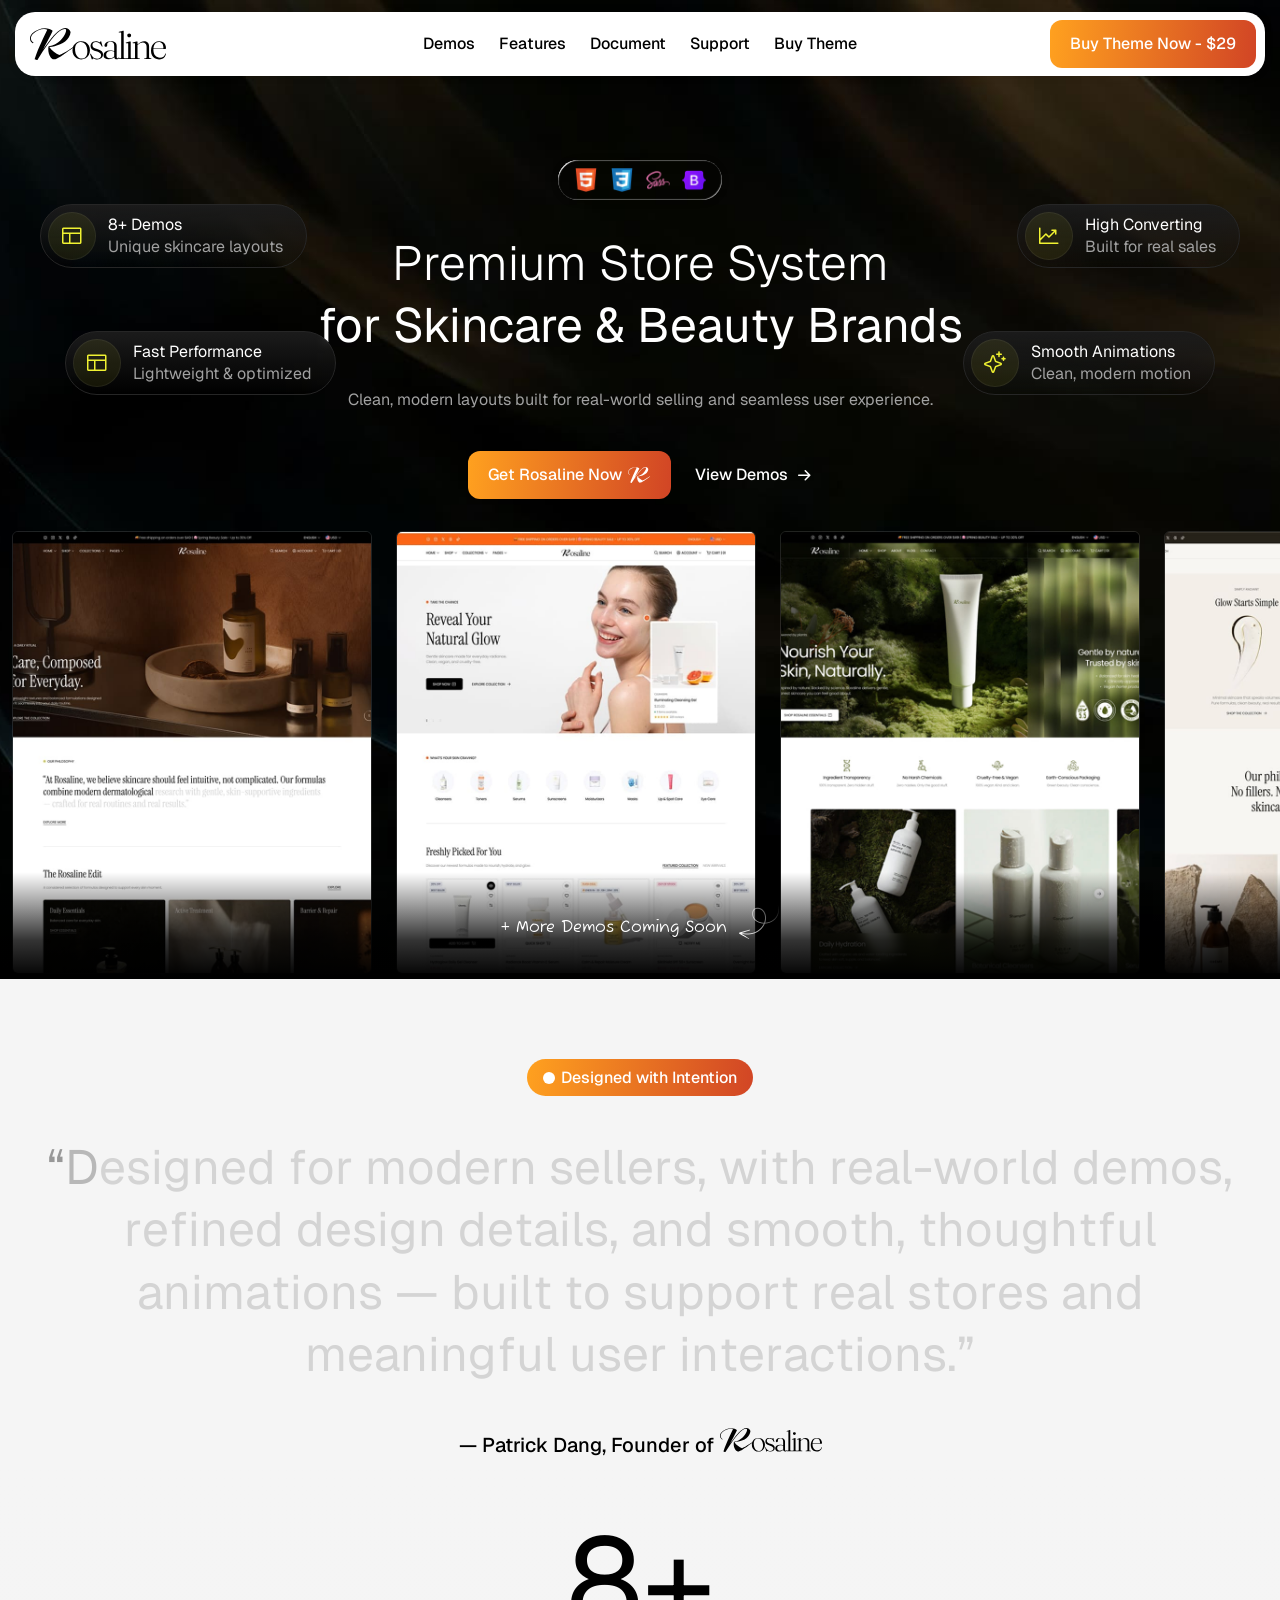
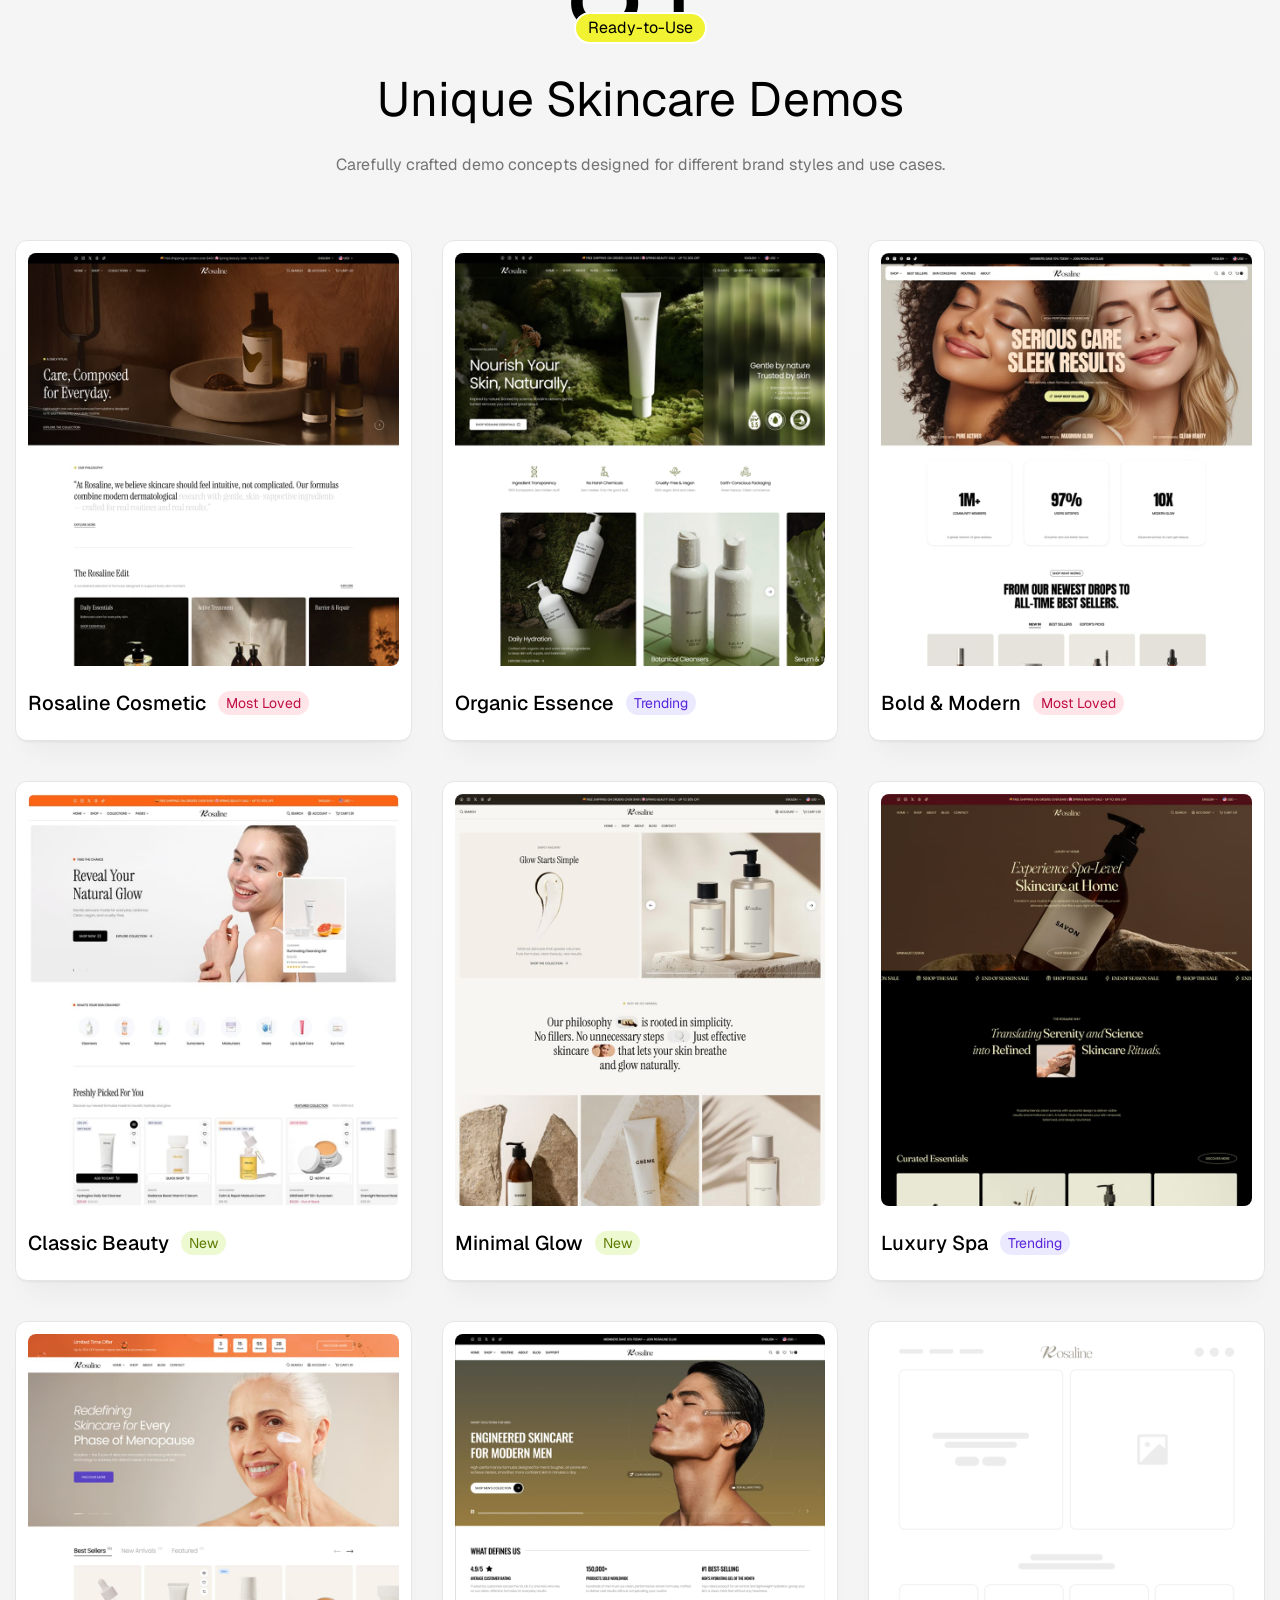
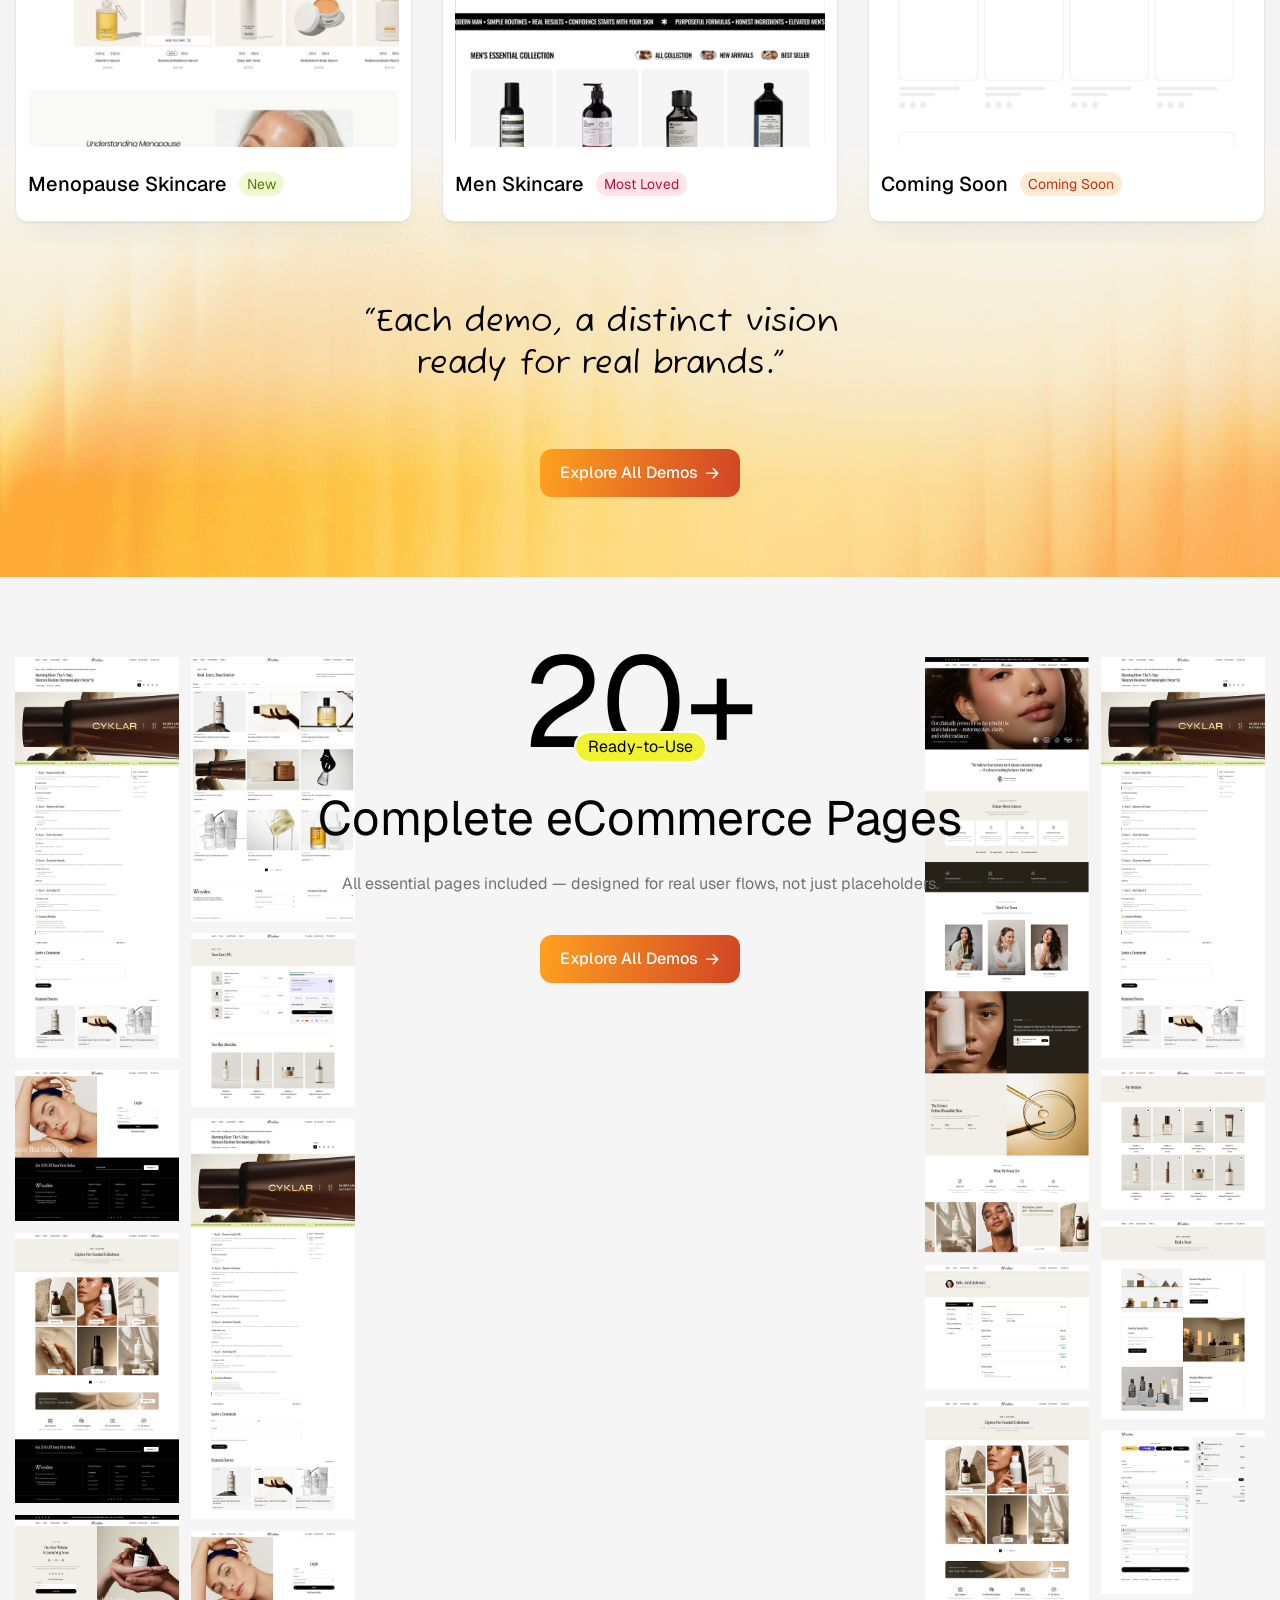
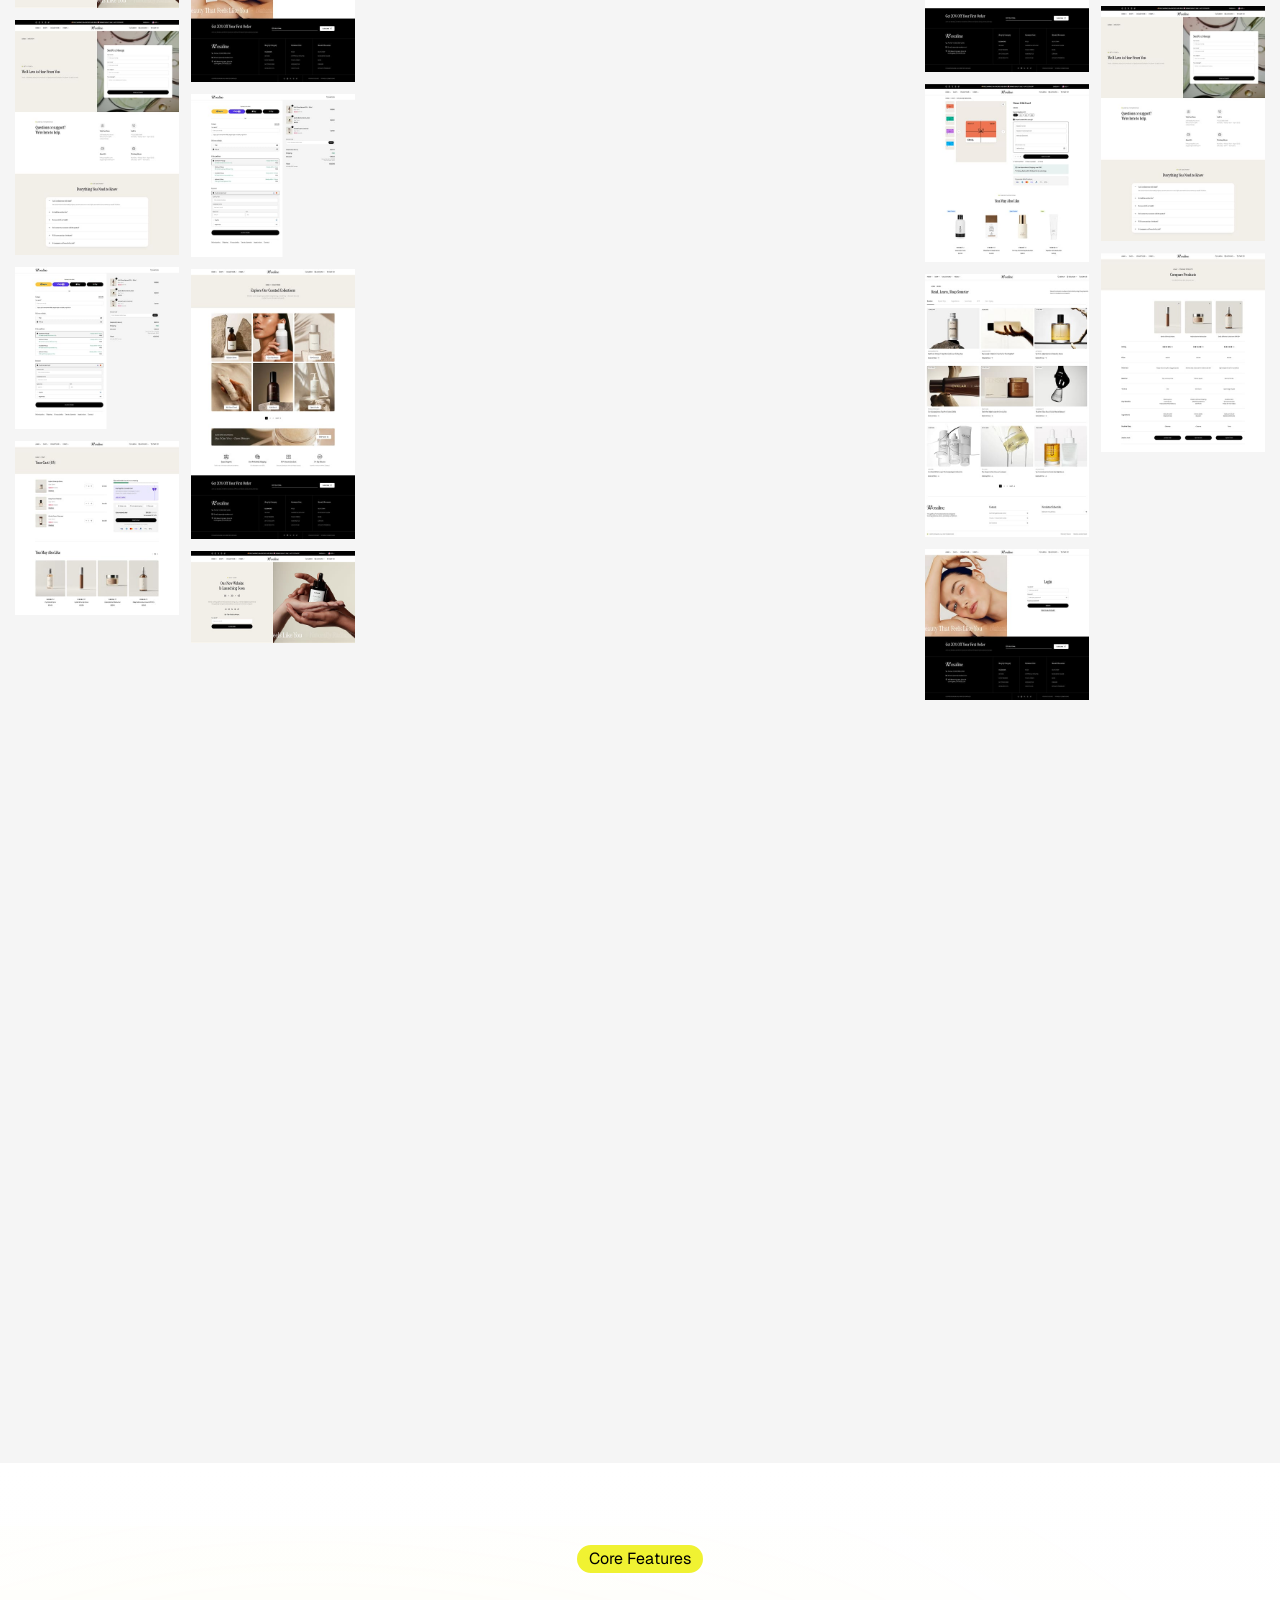
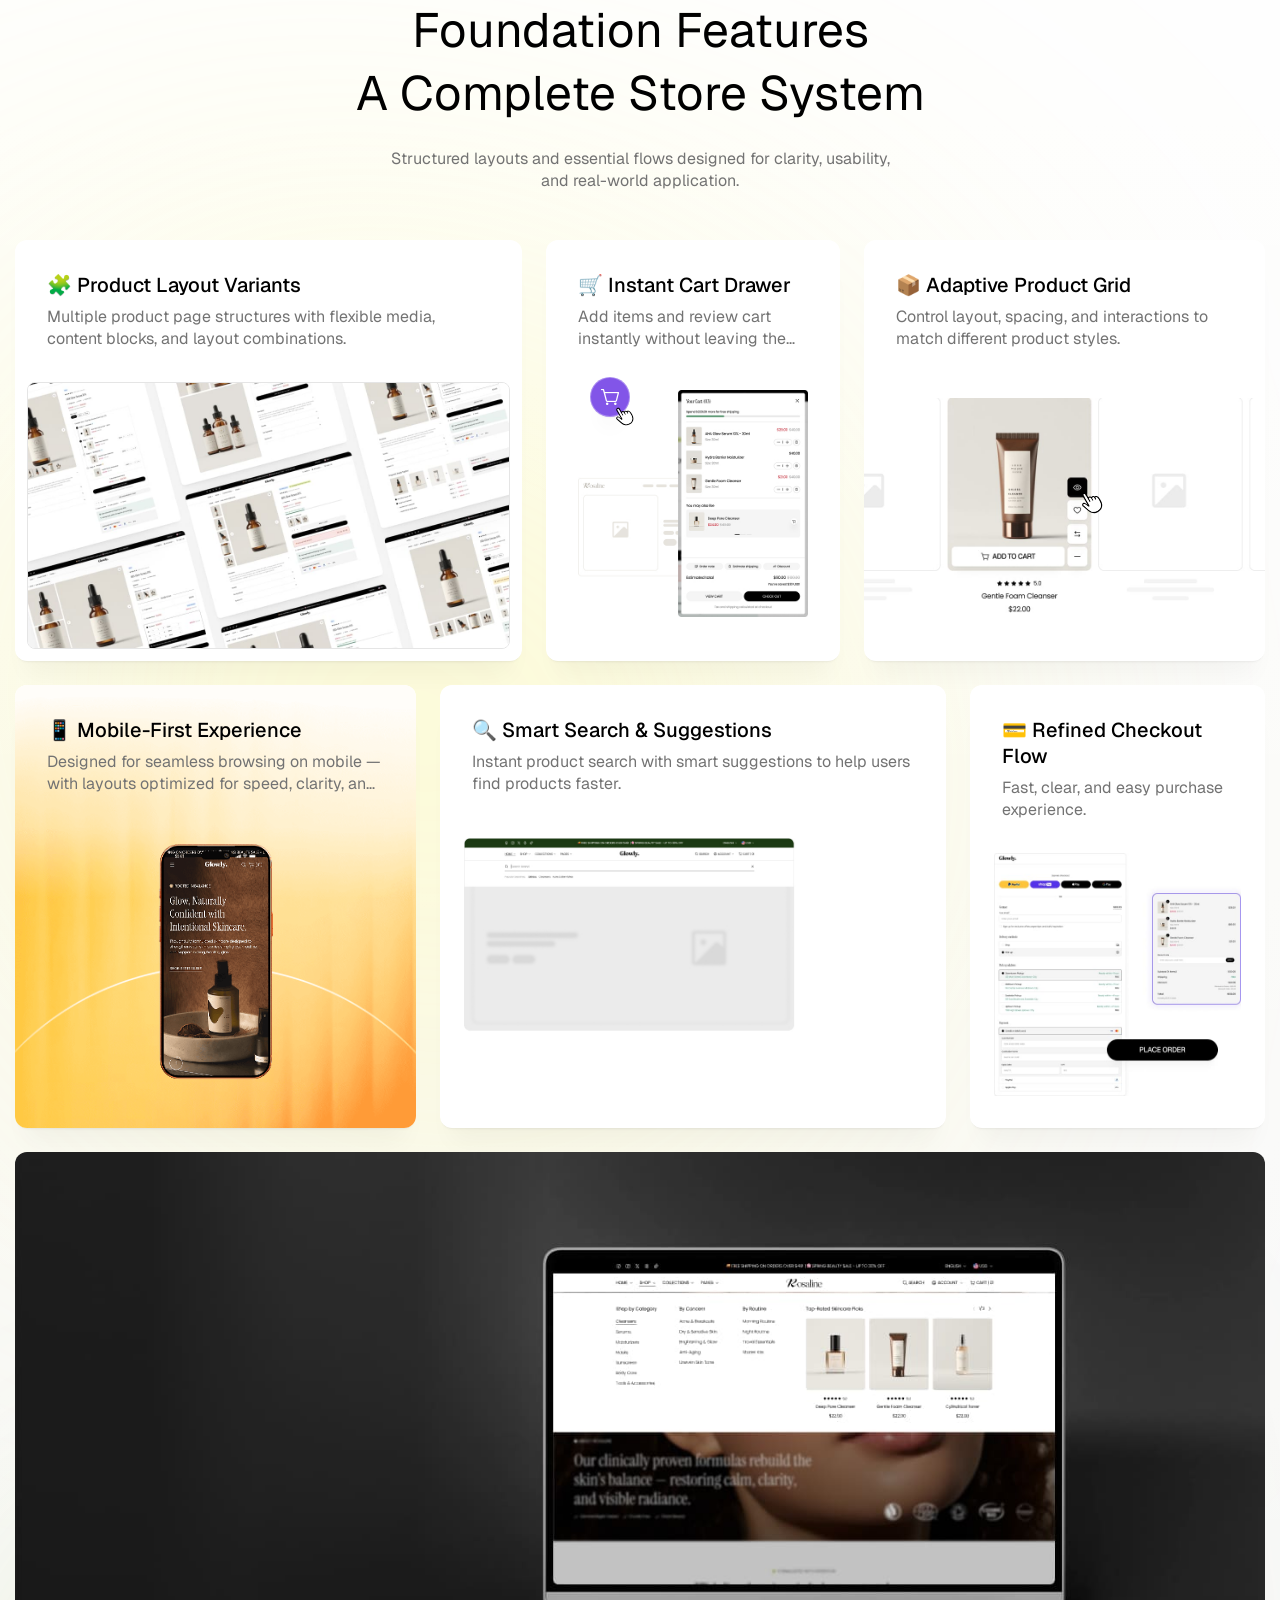
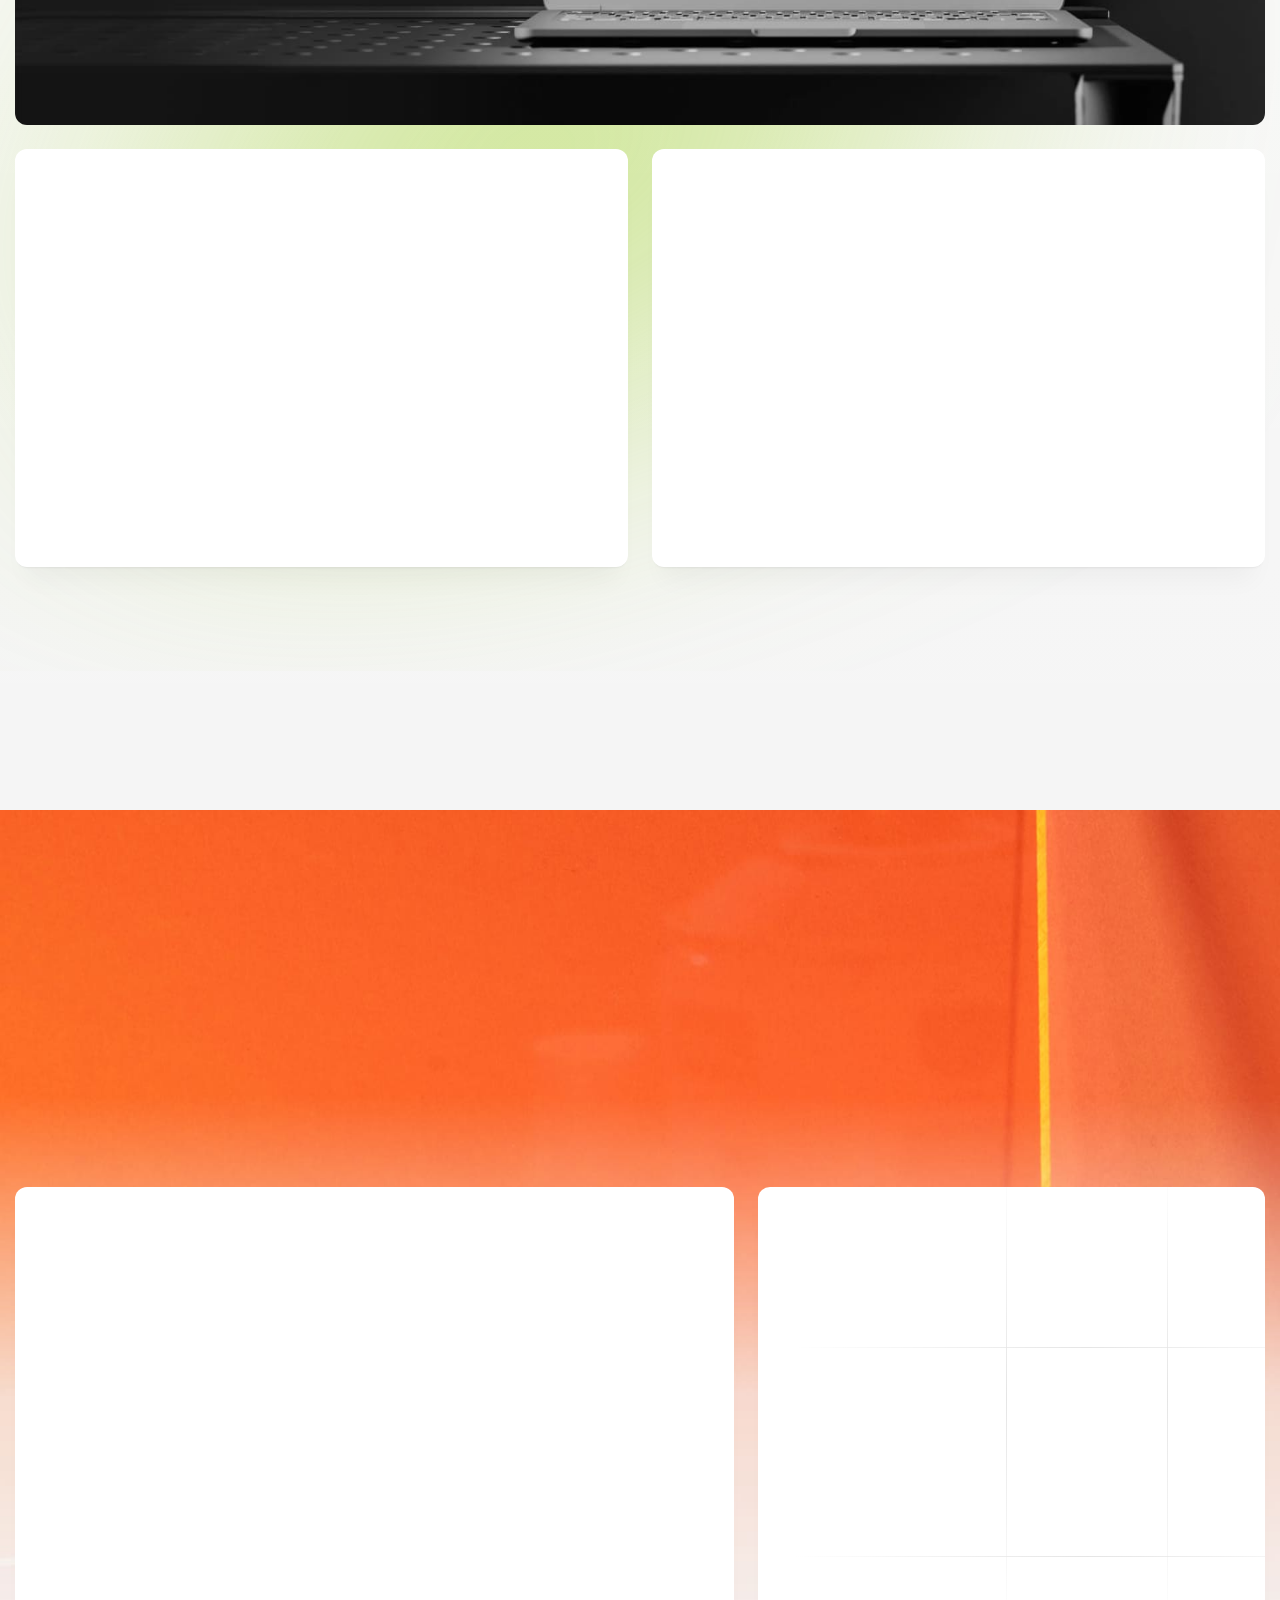
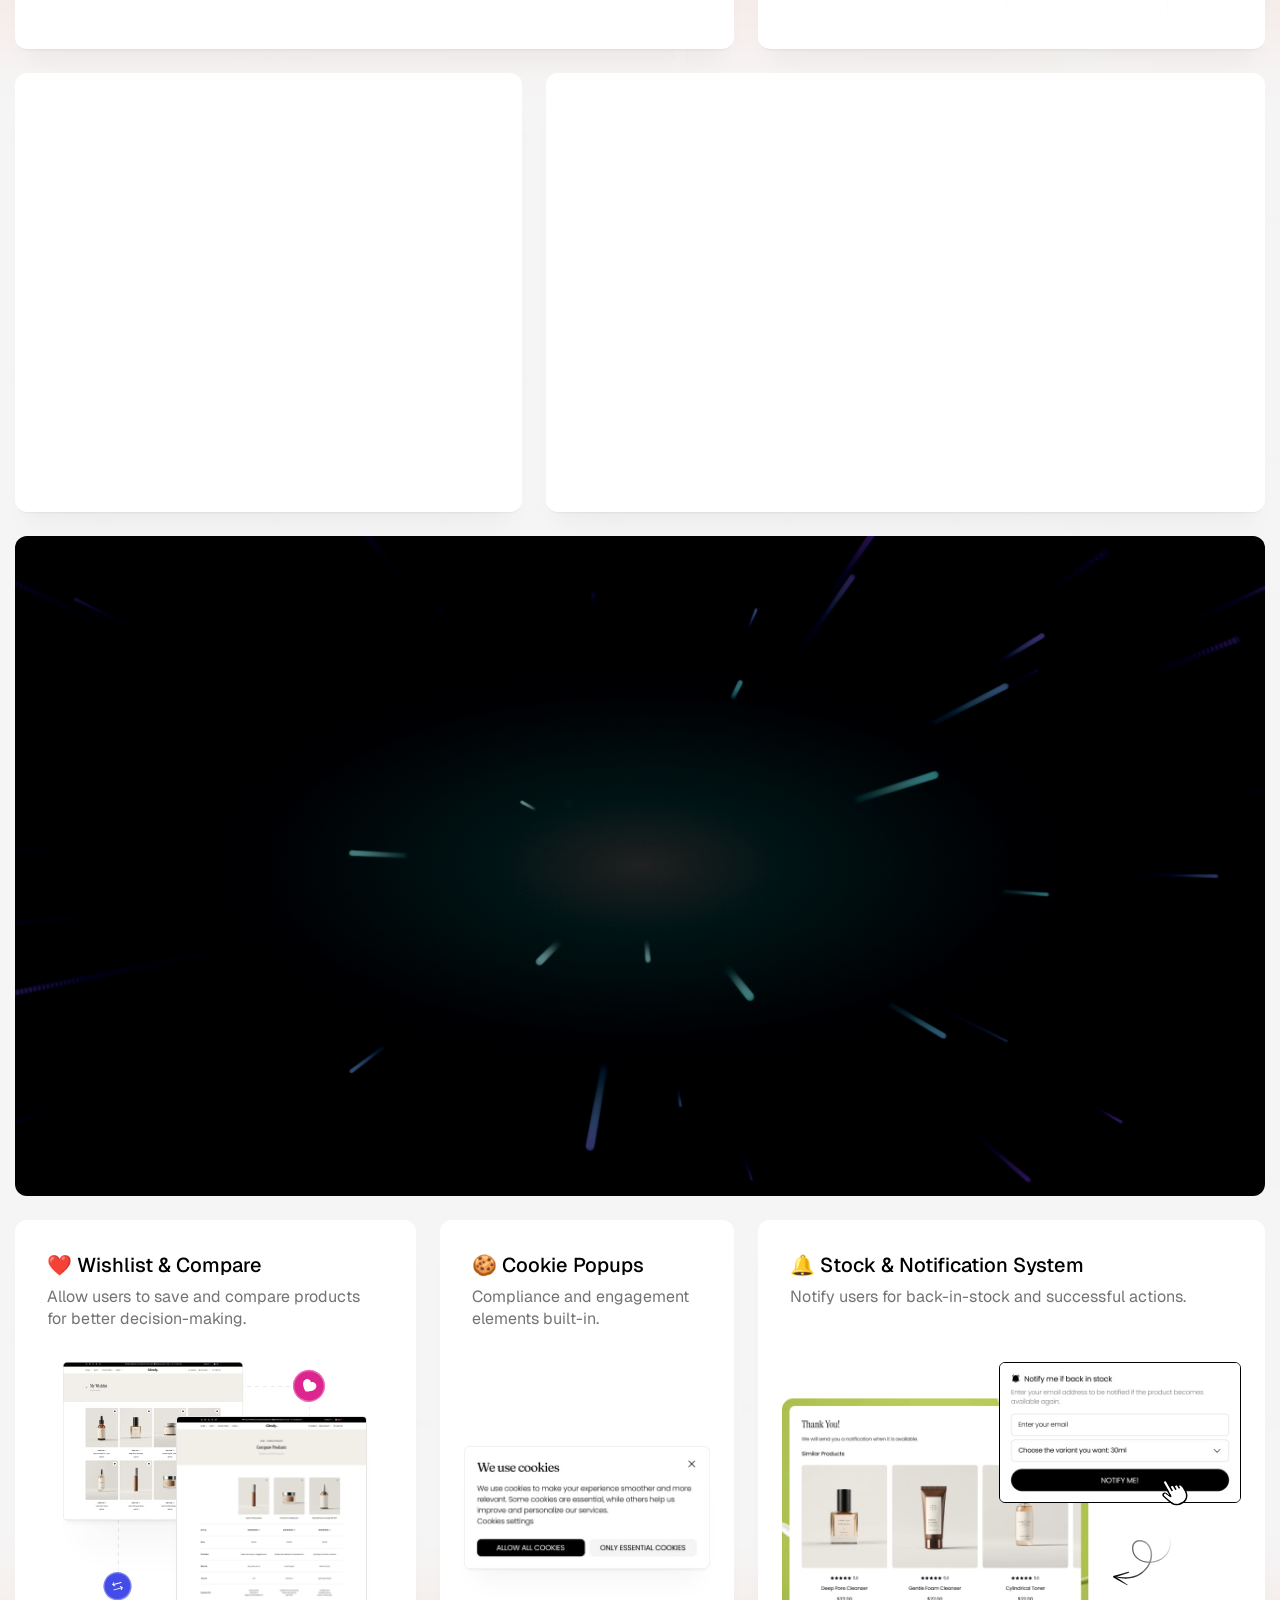
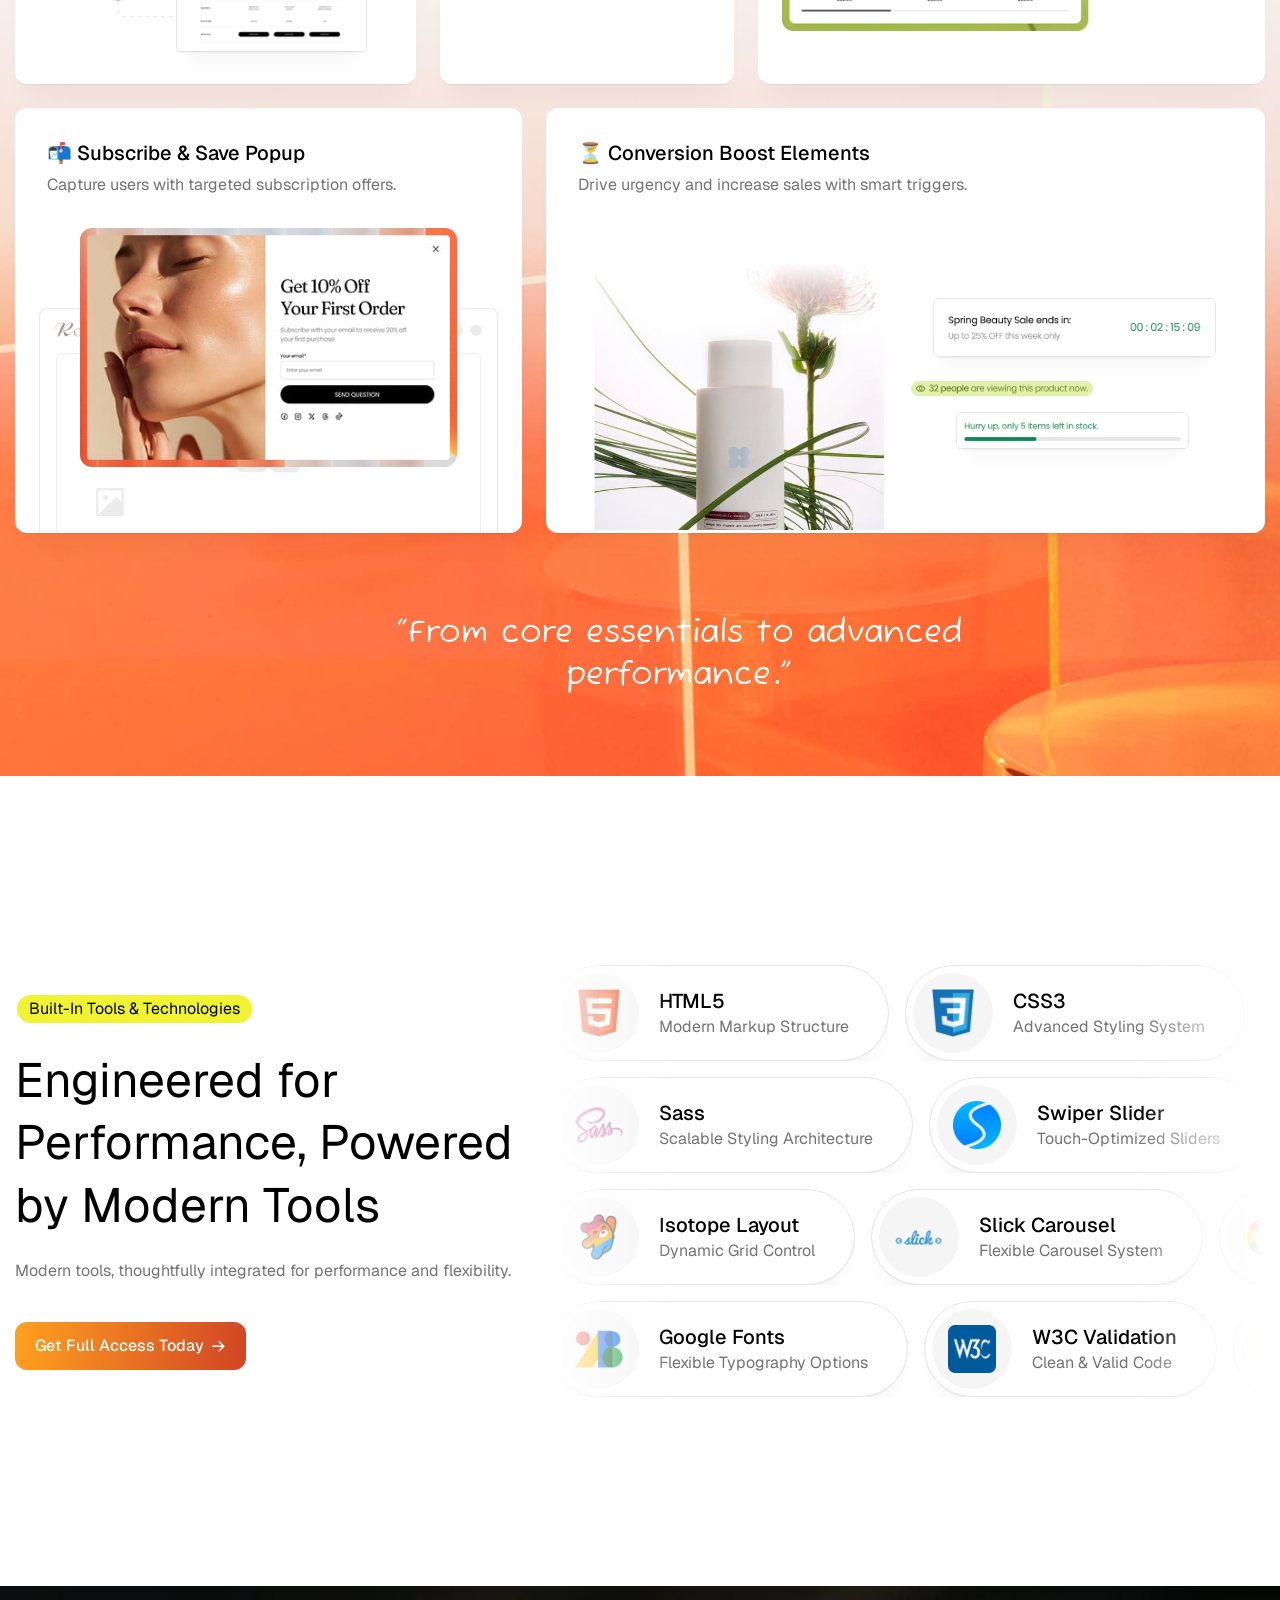
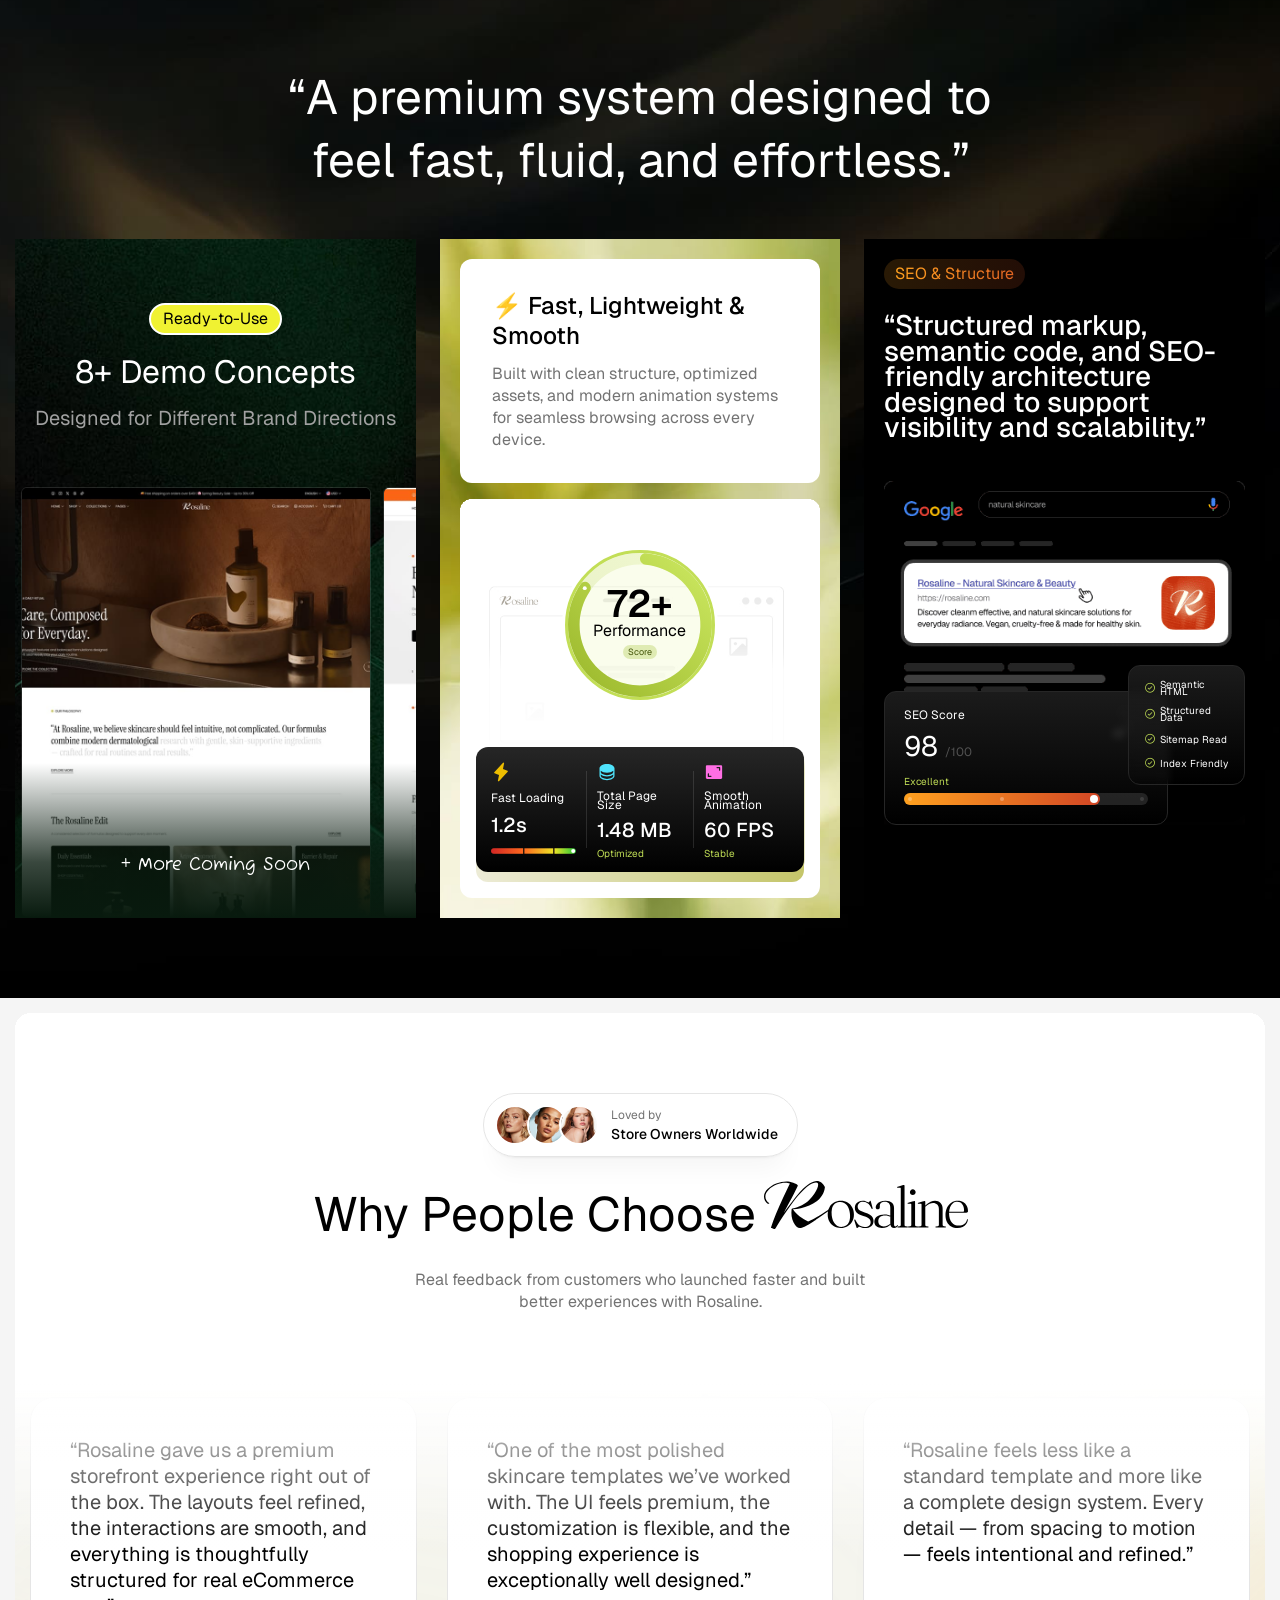
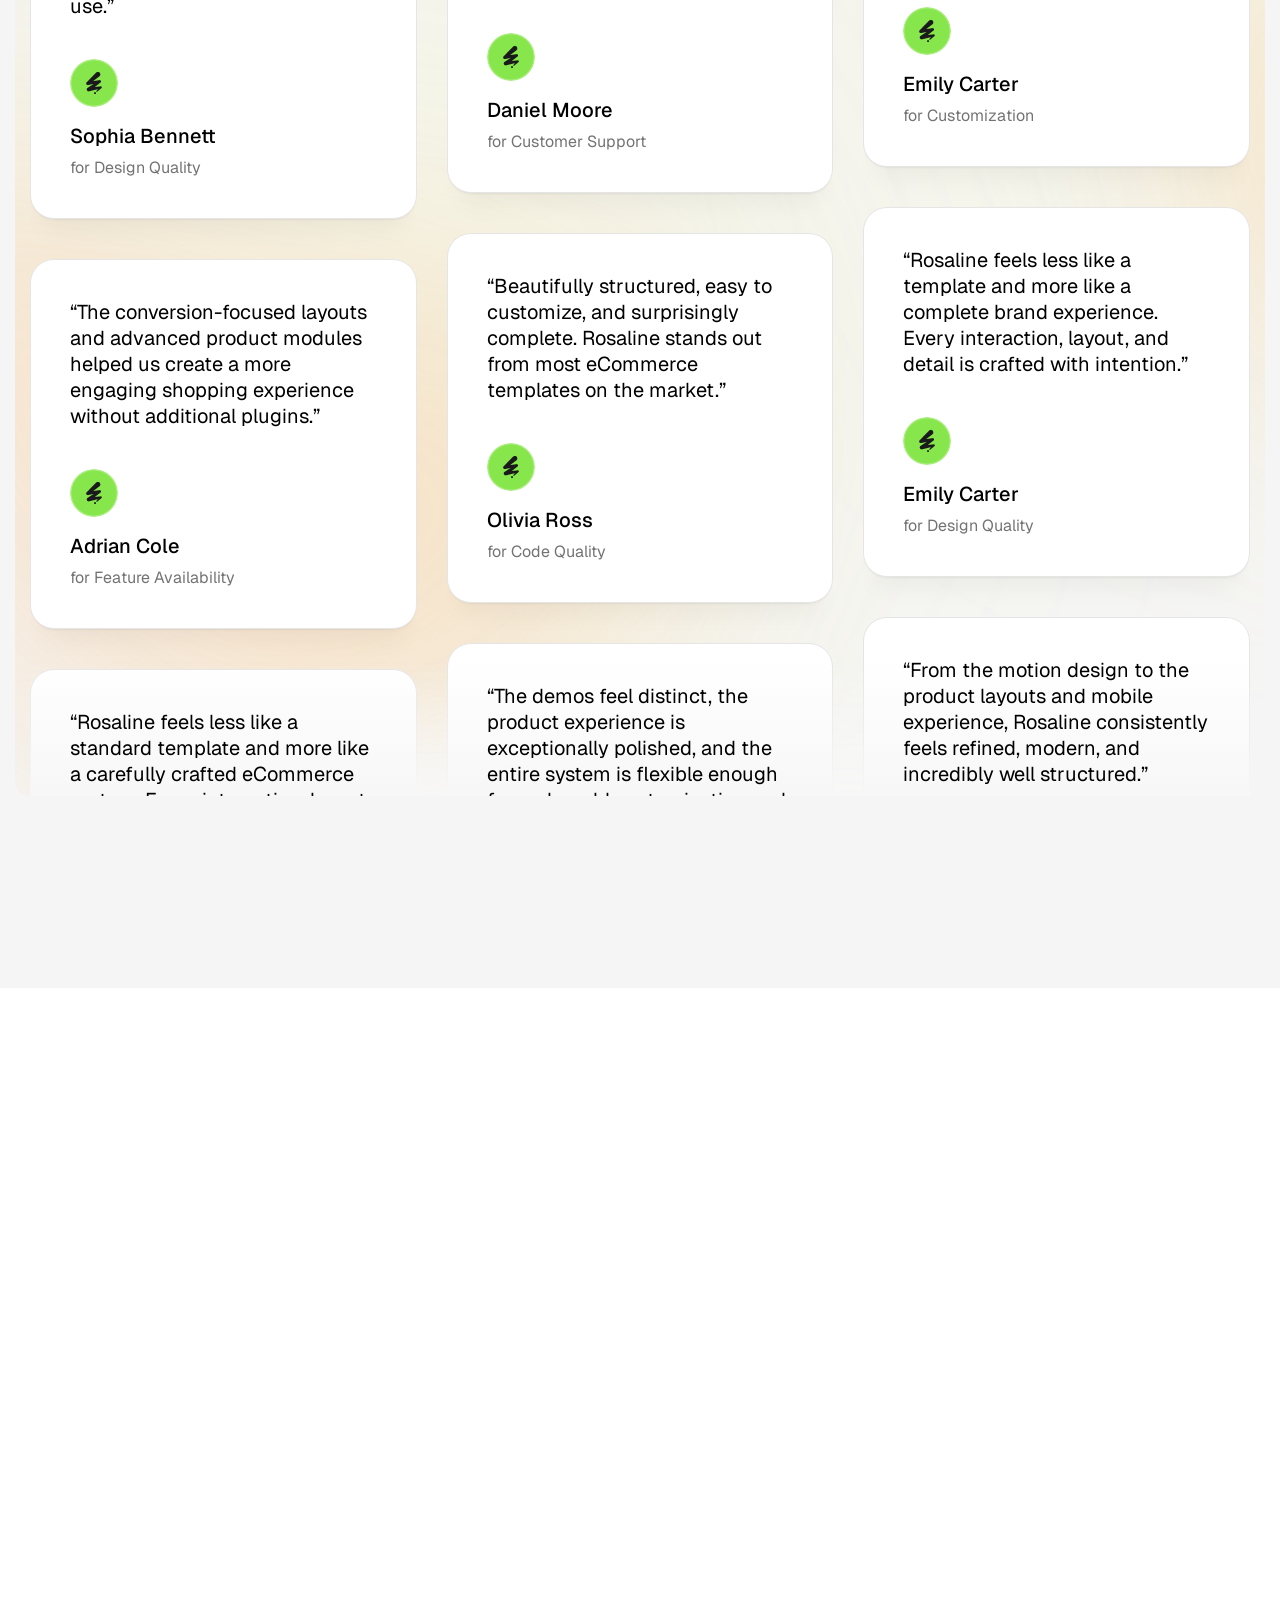
<file: index.html>
<!DOCTYPE html>

<!--[if IE 8]><html class="ie" xmlns="http://www.w3.org/1999/xhtml" xml:lang="en-US" lang="en-US"> <![endif]-->
<!--[if (gte IE 9)|!(IE)]><!-->
<html xmlns="http://www.w3.org/1999/xhtml" xml:lang="en-US" lang="en-US">
<!--<![endif]-->

<head>
    <meta charset="utf-8">
    <title>Rosaline - Multipurpose eCommerce HTML Template</title>
    <meta name="author" content="themesflat.com">
    <meta name="viewport" content="width=device-width, initial-scale=1, maximum-scale=1">
    <meta name="description"
        content="Themesflat Rosaline - A modern and elegant Multipurpose eCommerce HTML Template, perfect for online stores selling rings, necklaces, watches, and other accessories. SEO-optimized, fast-loading, and fully customizable.">
    <meta property="og:image" content="assets/images/landing/preview.jpg">
    <!-- font -->
    <link rel="stylesheet" href="assets/fonts/fonts.css">
    <link rel="stylesheet" href="assets/icon/icomoon/style.css">
    <!-- css -->
    <link rel="stylesheet" href="assets/css/bootstrap.min.css">
    <link rel="stylesheet" href="assets/css/swiper-bundle.min.css">
    <link rel="stylesheet" href="assets/css/animate.css">
    <link rel="stylesheet" type="text/css" href="assets/css/styles.css">

    <!-- Favicon and Touch Icons  -->
    <link rel="shortcut icon" href="assets/images/logo/favicon.png">
    <link rel="apple-touch-icon-precomposed" href="assets/images/logo/favicon.png">
</head>

<body class="body-landing">
    <!-- Scroll Top -->
    <button id="goTop">
        <span class="border-progress"></span>
        <span class="ic-wrap">
            <span class="icon icon-ArrowCaretUp"></span>
        </span>
    </button>
    <!-- /Scroll Top -->

    <!-- Preload -->
    <div class="preload preload-container" id="preload">
        <div class="preload-logo">
            <div class="spinner"></div>
        </div>
    </div>
    <!-- /Preload -->

    <main id="wrapper">
        <!-- <div class="menu-overlay-enabled" id="menu-overlay-enabled"></div> -->

        <!-- Header -->
        <header class="tf-header header-v4 offset-top header-landing tf-header-landing">
            <div class="header-inner">
                <div class="container-full">
                    <div class="row align-items-center">
                        <div class="col-5 col-sm-6 col-xl-3">
                            <div class="header-left">
                                <a href="index.html" class="logo-site">
                                    <img loading="lazy" width="136" height="32" src="assets/images/logo/logo-new.svg"
                                        alt="Image">
                                </a>
                            </div>
                        </div>
                        <div class="col-md-4 col-xl-6  d-none d-xl-block">
                            <div class="header-center d-flex justify-content-center">
                                <nav class="box-navigation">
                                    <ul class="box-nav-menu">
                                        <li class="menu-item">
                                            <a href="#Demos" class="item-link">
                                                <span class="text">
                                                    Demos
                                                </span>
                                            </a>
                                        </li>
                                        <li class="menu-item">
                                            <a href="#Features" class="item-link">
                                                <span class="text">
                                                    Features
                                                </span>
                                            </a>
                                        </li>
                                        <li class="menu-item">
                                            <a href="https://vithemes.com/contact/" class="item-link" target="_blank">
                                                <span class="text">
                                                    Document
                                                </span>
                                            </a>
                                        </li>
                                        <li class="menu-item">
                                            <a href="https://themesflat.ticksy.com/" class="item-link" target="_blank">
                                                <span class="text">
                                                    Support
                                                </span>
                                            </a>
                                        </li>
                                        <li class="menu-item">
                                            <a href="https://themeforest.net/item/rosaline-beauty-cosmetic-ecommerce-html-template/63112017?s_rank=1"
                                                class="item-link" target="_blank">
                                                <span class="text">
                                                    Buy Theme
                                                </span>
                                            </a>
                                        </li>
                                    </ul>
                                </nav>
                            </div>
                        </div>
                        <div class="col-7 col-sm-6 col-xl-3">
                            <div class="header-right">
                                <a href="https://themeforest.net/item/rosaline-beauty-cosmetic-ecommerce-html-template/63112017?s_rank=1"
                                    class="tf-btn-v2">
                                    <span class="text">
                                        Buy Theme <span class="sm-d-none">Now - $29</span>
                                    </span>
                                </a>
                                <div class="box-btn-open-menu d-flex d-xl-none">
                                    <a href="#mobileMenu" data-bs-toggle="offcanvas">
                                        <i class="icon icon-OpenMenu fs-24"></i>
                                    </a>
                                </div>
                            </div>
                        </div>
                    </div>
                </div>
            </div>
        </header>
        <!-- /Header -->
        <!-- Hero Landing -->
        <div class="hero-landing">
            <div class="hero-image">
                <img loading="lazy" width="1920" height="994" src="assets/images/landing/item/bg-hero.jpg" alt="Image">
            </div>
            <div class="container">
                <div class="position-relative">
                    <div class="hero-content">
                        <div class="badge wow fadeInUpBlur">
                            <div class="badge-item">
                                <img loading="lazy" width="24" height="24" src="assets/images/landing/item/html.png"
                                    alt="Image">
                            </div>
                            <div class="badge-item">
                                <img loading="lazy" width="24" height="24" src="assets/images/landing/item/css.png"
                                    alt="Image">
                            </div>
                            <div class="badge-item">
                                <img loading="lazy" width="24" height="24" src="assets/images/landing/item/scss.png"
                                    alt="Image">
                            </div>
                            <div class="badge-item">
                                <img loading="lazy" width="24" height="24" src="assets/images/landing/item/boostrap.png"
                                    alt="Image">
                            </div>
                        </div>
                        <h3 class="title letter-space--5 text-white wow fadeInUpBlur">
                            <span class="fw-light">
                                Premium Store System
                            </span> <br>
                            for Skincare & Beauty Brands
                        </h3>
                        <p class="desc cl-text-6 wow fadeInUpBlur">
                            Clean, modern layouts built for real-world selling and seamless user experience.
                        </p>
                        <div class="group-btn wow fadeInUpBlur">
                            <a href="https://themeforest.net/item/rosaline-beauty-cosmetic-ecommerce-html-template/63112017?s_rank=1"
                                class="tf-btn-v2 style-white">
                                <span class="text">
                                    Get Rosaline Now
                                </span>
                                <div class="d-flex">
                                    <svg width="23" height="16" viewBox="0 0 23 16" fill="none"
                                        xmlns="http://www.w3.org/2000/svg">
                                        <path
                                            d="M3.77147 15.8548L3.7473 15.9032C3.68283 15.9677 3.59418 16 3.48136 16C3.36854 16 2.97366 15.8628 2.29673 15.5885C3.21542 12.7645 4.5854 9.40797 6.40667 5.51891L8.63088 0.822995C8.24406 0.645486 7.71218 0.556732 7.03525 0.556732C6.16491 0.556732 5.22204 0.766516 4.20665 1.18608C3.20737 1.58951 2.32897 2.15431 1.57145 2.88048C0.830047 3.60666 0.459346 4.3651 0.459346 5.15583C0.459346 6.09178 0.910634 6.85023 1.81321 7.43116L1.35386 7.64902C0.451288 7.01967 0 6.21281 0 5.22844C0 4.32476 0.394877 3.47756 1.18463 2.68684C1.97438 1.87998 2.94143 1.2587 4.08576 0.822995C5.24622 0.371154 6.39861 0.145234 7.54295 0.145234C8.17153 0.145234 8.90487 0.2824 9.74298 0.556732C10.5972 0.831064 11.113 1.14574 11.2902 1.50076C11.0163 2.32375 9.44481 5.36561 6.57591 10.6263C9.42869 6.73727 11.3064 4.32476 12.2089 3.38881C14.417 1.1296 16.2141 0 17.6002 0C18.2127 0 18.7526 0.185577 19.22 0.556732C19.6874 0.927887 20.0501 1.40393 20.3079 1.98487C20.2274 2.9531 19.9372 3.84871 19.4376 4.67171C18.938 5.49471 18.3174 6.1886 17.576 6.7534C16.8508 7.30207 16.0207 7.77811 15.0859 8.18154C14.1511 8.58497 13.2243 8.88351 12.3056 9.07716C11.4031 9.2708 10.5166 9.39183 9.64627 9.44024C10.2265 10.3116 10.984 11.1104 11.9188 11.8366C12.8536 12.5466 13.7804 13.0953 14.6991 13.4826C15.7467 13.1437 17.4955 12.1755 19.9453 10.5779L21.9761 9.2466L22.1453 9.56127L20.1871 10.8926C19.6874 11.2315 19.0911 11.643 18.398 12.1271C17.7211 12.5951 17.1973 12.9581 16.8266 13.2163C16.472 13.4584 16.0529 13.7408 15.5694 14.0635C15.0859 14.3863 14.6991 14.6283 14.409 14.7897C14.135 14.9511 13.8287 15.1044 13.4903 15.2496C13.1679 15.411 12.8859 15.524 12.6441 15.5885C12.4024 15.6531 12.1686 15.6853 11.943 15.6853C11.2177 15.6853 10.5247 15.064 9.86386 13.8215C9.21916 12.5628 9.00158 11.062 9.2111 9.31921L9.45286 9.14977C10.5811 8.97226 11.6368 8.62532 12.6199 8.10893C13.6192 7.5764 14.4331 6.99546 15.0617 6.36611C15.7064 5.72063 16.2625 5.05093 16.7299 4.35703C17.1973 3.647 17.5357 3.02572 17.7453 2.49319C17.9548 1.94453 18.0596 1.51689 18.0596 1.21029C18.0596 0.726172 17.8339 0.484114 17.3826 0.484114C14.6749 0.484114 10.299 5.34947 4.255 15.0802C4.10994 15.3222 4.01324 15.4836 3.96488 15.5643C3.86818 15.7257 3.80371 15.8225 3.77147 15.8548Z"
                                            fill="white" />
                                    </svg>
                                </div>
                            </a>
                            <a href="#Demos" class="tf-btn-icon text-white fw-medium">
                                View Demos
                                <i class="icon icon-ArrowRight2 fs-16"></i>
                            </a>
                        </div>
                    </div>
                    <ul class="list-benefit tf-grid-layout sm-col-2 lg-col-4 gap-12 mb-xl-0">
                        <li class="benefit-item benefit-1">
                            <div class="ic-wrap">
                                <i class="icon icon-Grid2"></i>
                            </div>
                            <div class="infor">
                                <p class="infor_name text-white">8+ Demos</p>
                                <p class="infor_desc cl-text-6 text-line-clamp-1">
                                    Unique skincare layouts
                                </p>
                            </div>
                        </li>
                        <li class="benefit-item benefit-2">
                            <div class="ic-wrap">
                                <i class="icon icon-Grid2"></i>
                            </div>
                            <div class="infor">
                                <p class="infor_name text-white">Fast Performance</p>
                                <p class="infor_desc cl-text-6 text-line-clamp-1">
                                    Lightweight & optimized
                                </p>
                            </div>
                        </li>
                        <li class="benefit-item benefit-3">
                            <div class="ic-wrap">
                                <i class="icon icon-Stock"></i>
                            </div>
                            <div class="infor">
                                <p class="infor_name text-white">High Converting</p>
                                <p class="infor_desc cl-text-6 text-line-clamp-1">
                                    Built for real sales
                                </p>
                            </div>
                        </li>
                        <li class="benefit-item benefit-4">
                            <div class="ic-wrap">
                                <i class="icon icon-Spark"></i>
                            </div>
                            <div class="infor">
                                <p class="infor_name text-white">Smooth Animations</p>
                                <p class="infor_desc cl-text-6 text-line-clamp-1">
                                    Clean, modern motion
                                </p>
                            </div>
                        </li>
                    </ul>
                </div>
            </div>
            <div class="infiniteSlide-demo wow fadeIn">
                <div class="infiniteSlide infiniteSlide-wrapper" data-clone="2" data-speed="100">
                    <!-- Clone 1 -->
                    <div class="infiniteSlide-item">
                        <a href="https://tfrosaline.vercel.app/index.html" target="_blank" class="image-demo">
                            <img loading="lazy" width="360" height="444" src="assets/images/demo/home-1.jpg"
                                alt="Image">
                        </a>
                    </div>
                    <div class="infiniteSlide-item">
                        <a href="https://tfrosaline.vercel.app/home-classic-beauty.html" target="_blank"
                            class="image-demo">
                            <img loading="lazy" width="360" height="444" src="assets/images/demo/home-2.jpg"
                                alt="Image">
                        </a>
                    </div>
                    <div class="infiniteSlide-item">
                        <a href="https://tfrosaline.vercel.app/home-organic-essence.html" target="_blank"
                            class="image-demo">
                            <img loading="lazy" width="360" height="444" src="assets/images/demo/home-3.jpg"
                                alt="Image">
                        </a>
                    </div>
                    <div class="infiniteSlide-item">
                        <a href="https://tfrosaline.vercel.app/home-minimal-glow.html" target="_blank"
                            class="image-demo">
                            <img loading="lazy" width="360" height="444" src="assets/images/demo/home-4.jpg"
                                alt="Image">
                        </a>
                    </div>
                    <div class="infiniteSlide-item">
                        <a href="https://tfrosaline.vercel.app/index.html" target="_blank" class="image-demo">
                            <img loading="lazy" width="360" height="444" src="assets/images/demo/home-5.jpg"
                                alt="Image">
                        </a>
                    </div>
                    <div class="infiniteSlide-item">
                        <a href="https://tfrosaline.vercel.app/home-bold-modern.html" target="_blank"
                            class="image-demo">
                            <img loading="lazy" width="360" height="444" src="assets/images/demo/home-6.jpg"
                                alt="Image">
                        </a>
                    </div>
                    <div class="infiniteSlide-item">
                        <a href="https://tfrosaline.vercel.app/home-menopause-skincare.html" target="_blank"
                            class="image-demo">
                            <img loading="lazy" width="360" height="444" src="assets/images/demo/home-7.jpg"
                                alt="Image">
                        </a>
                    </div>
                    <div class="infiniteSlide-item">
                        <a href="https://tfrosaline.vercel.app/home-men-skincare.html" target="_blank"
                            class="image-demo">
                            <img loading="lazy" width="360" height="444" src="assets/images/demo/home-8.jpg"
                                alt="Image">
                        </a>
                    </div>
                </div>
                <p class="text-demo text-white font-fuzzy_bubble">
                    + More Demos Coming Soon
                    <span class="img-item">
                        <img loading="lazy" width="34" height="40" src="assets/images/landing/item/arrow-elip.png"
                            alt="Image">
                    </span>
                </p>
            </div>
        </div>
        <!-- /Hero Landing -->
        <!-- Design Tes -->
        <div class="section-design-testimonial flat-spacing-3 pb-0">
            <div class="container">
                <div class="content">
                    <div class="eyebrow-label-v2 spacing-bottom-4 wow fadeIn">
                        <div class="wrap">
                            <span class="br-dot bg-white"></span>
                            <span class="fw-medium">
                                Designed with Intention
                            </span>
                        </div>
                    </div>
                    <div class="text-color-change h3 letter-space--5 spacing-bottom-4">
                        “Designed for modern sellers, with real-world demos, refined design details, and smooth,
                        thoughtful
                        animations — built to support real stores and meaningful user interactions.”
                    </div>
                    <p class="author h7 fw-medium letter-space--4">
                        — Patrick Dang, Founder of
                        <span class="logo">
                            <img loading="lazy" width="102" height="24" src="assets/images/logo/logo-new.svg"
                                alt="Image">
                        </span>
                    </p>
                </div>
            </div>
        </div>
        <!-- /Design Tes -->
        <!-- Demo -->
        <div class="section-demo-page flat-spacing-3 pb-0" id="Demos">
            <div class="bg-img-item">
                <img loading="lazy" width="1920" height="703" src="assets/images/landing/item/bg-item-2.png"
                    alt="Image">
            </div>
            <div class="container position-relative z-1">
                <div class="landing-heading center spacing-bottom-2">
                    <div class="has-number">
                        <div class="view-counter text-144-102 letter-space--6">
                            <span class="number" data-to="8" data-speed="1000">0</span>+
                        </div>
                        <div class="badge-landing">
                            Ready-to-Use
                        </div>
                    </div>
                    <h3 class="s-title letter-space--5 wow fadeInUpBlur">
                        Unique Skincare Demos
                    </h3>
                    <p class="s-desc cl-text-5 wow fadeInUpBlur">
                        Carefully crafted demo concepts designed for different brand styles and use cases.
                    </p>
                </div>
                <div class="demo-grid_layout tf-grid-layout tf-col-2 lg-col-3 wow fadeInUpBlur">
                    <div class="demo-card hover-img">
                        <div class="main-card">
                            <a href="https://tfrosaline.vercel.app/index.html" class="card-image" target="_blank">
                                <img loading="lazy" width="424" height="472" src="assets/images/demo/home-1.jpg"
                                    alt="Image">
                            </a>
                            <a href="https://tfrosaline.vercel.app/index.html" class="card-link link-inner-underline">
                                <span class="text h7 fw-medium letter-space--4 inner-underline">
                                    Rosaline Cosmetic
                                </span>
                                <span class="demo-label style-2 type-loved">
                                    Most Loved
                                </span>
                                <div class="flex-1 d-none d-md-flex justify-content-end">
                                    <span class="wrap">
                                        <i class="icon icon-ArrowRight2"></i>
                                    </span>
                                </div>
                            </a>
                        </div>
                    </div>
                    <div class="demo-card hover-img">
                        <div class="main-card">
                            <a href="https://tfrosaline.vercel.app/home-organic-essence.html" class="card-image"
                                target="_blank">
                                <img loading="lazy" width="424" height="472" src="assets/images/demo/home-3.jpg"
                                    alt="Image">
                            </a>
                            <a href="https://tfrosaline.vercel.app/home-organic-essence.html"
                                class="card-link link-inner-underline">
                                <span class="text h7 fw-medium letter-space--4 inner-underline">
                                    Organic Essence
                                </span>
                                <span class="demo-label style-2 type-trend">
                                    Trending
                                </span>
                                <div class="flex-1 d-none d-md-flex justify-content-end">
                                    <span class="wrap">
                                        <i class="icon icon-ArrowRight2"></i>
                                    </span>
                                </div>
                            </a>
                        </div>
                    </div>
                    <div class="demo-card hover-img">
                        <div class="main-card">
                            <a href="https://tfrosaline.vercel.app/home-bold-modern.html" class="card-image"
                                target="_blank">
                                <img loading="lazy" width="424" height="472" src="assets/images/demo/home-5.jpg"
                                    alt="Image">
                            </a>
                            <a href="https://tfrosaline.vercel.app/home-bold-modern.html"
                                class="card-link link-inner-underline">
                                <span class="text h7 fw-medium letter-space--4 inner-underline">
                                    Bold & Modern
                                </span>
                                <span class="demo-label style-2 type-loved">
                                    Most Loved
                                </span>
                                <div class="flex-1 d-none d-md-flex justify-content-end">
                                    <span class="wrap">
                                        <i class="icon icon-ArrowRight2"></i>
                                    </span>
                                </div>
                            </a>
                        </div>
                    </div>
                    <div class="demo-card hover-img">
                        <div class="main-card">
                            <a href="https://tfrosaline.vercel.app/home-classic-beauty.html" class="card-image"
                                target="_blank">
                                <img loading="lazy" width="424" height="472" src="assets/images/demo/home-2.jpg"
                                    alt="Image">
                            </a>
                            <a href="https://tfrosaline.vercel.app/home-classic-beauty.html"
                                class="card-link link-inner-underline">
                                <span class="text h7 fw-medium letter-space--4 inner-underline">
                                    Classic Beauty
                                </span>
                                <span class="demo-label style-2 type-new">
                                    New
                                </span>
                                <div class="flex-1 d-none d-md-flex justify-content-end">
                                    <span class="wrap">
                                        <i class="icon icon-ArrowRight2"></i>
                                    </span>
                                </div>
                            </a>
                        </div>
                    </div>
                    <div class="demo-card hover-img">
                        <div class="main-card">
                            <a href="https://tfrosaline.vercel.app/home-minimal-glow.html" class="card-image"
                                target="_blank">
                                <img loading="lazy" width="424" height="472" src="assets/images/demo/home-4.jpg"
                                    alt="Image">
                            </a>
                            <a href="https://tfrosaline.vercel.app/home-minimal-glow.html"
                                class="card-link link-inner-underline">
                                <span class="text h7 fw-medium letter-space--4 inner-underline">
                                    Minimal Glow
                                </span>
                                <span class="demo-label style-2 type-new">
                                    New
                                </span>
                                <div class="flex-1 d-none d-md-flex justify-content-end">
                                    <span class="wrap">
                                        <i class="icon icon-ArrowRight2"></i>
                                    </span>
                                </div>
                            </a>
                        </div>
                    </div>
                    <div class="demo-card hover-img">
                        <div class="main-card">
                            <a href="https://tfrosaline.vercel.app/home-luxury-spa.html" class="card-image"
                                target="_blank">
                                <img loading="lazy" width="424" height="472" src="assets/images/demo/home-6.jpg"
                                    alt="Image">
                            </a>
                            <a href="https://tfrosaline.vercel.app/home-luxury-spa.html"
                                class="card-link link-inner-underline">
                                <span class="text h7 fw-medium letter-space--4 inner-underline">
                                    Luxury Spa
                                </span>
                                <span class="demo-label style-2 type-trend">
                                    Trending
                                </span>
                                <div class="flex-1 d-none d-md-flex justify-content-end">
                                    <span class="wrap">
                                        <i class="icon icon-ArrowRight2"></i>
                                    </span>
                                </div>
                            </a>
                        </div>
                    </div>
                    <div class="demo-card hover-img">
                        <div class="main-card">
                            <a href="https://tfrosaline.vercel.app/home-menopause-skincare.html" class="card-image"
                                target="_blank">
                                <img loading="lazy" width="424" height="472" src="assets/images/demo/home-7.jpg"
                                    alt="Image">
                            </a>
                            <a href="https://tfrosaline.vercel.app/home-menopause-skincare.html"
                                class="card-link link-inner-underline">
                                <span class="text h7 fw-medium letter-space--4 inner-underline">
                                    Menopause Skincare
                                </span>
                                <span class="demo-label style-2 type-new">
                                    New
                                </span>
                                <div class="flex-1 d-none d-md-flex justify-content-end">
                                    <span class="wrap">
                                        <i class="icon icon-ArrowRight2"></i>
                                    </span>
                                </div>
                            </a>
                        </div>
                    </div>
                    <div class="demo-card hover-img">
                        <div class="main-card">
                            <a href="https://tfrosaline.vercel.app/home-men-skincare.html" class="card-image"
                                target="_blank">
                                <img loading="lazy" width="424" height="472" src="assets/images/demo/home-8.jpg"
                                    alt="Image">
                            </a>
                            <a href="https://tfrosaline.vercel.app/home-men-skincare.html"
                                class="card-link link-inner-underline">
                                <span class="text h7 fw-medium letter-space--4 inner-underline">
                                    Men Skincare
                                </span>
                                <span class="demo-label style-2 type-loved">
                                    Most Loved
                                </span>
                                <div class="flex-1 d-none d-md-flex justify-content-end">
                                    <span class="wrap">
                                        <i class="icon icon-ArrowRight2"></i>
                                    </span>
                                </div>
                            </a>
                        </div>
                    </div>
                    <div class="demo-card coming lg-d-none">
                        <div class="main-card">
                            <div class="card-image">
                                <img loading="lazy" width="424" height="472"
                                    src="assets/images/landing/thumb-coming.jpg" alt="Image">
                            </div>
                            <div class="card-link">
                                <span class="text h7 fw-medium letter-space--4">
                                    Coming Soon
                                </span>
                                <span class="demo-label style-2 type-soon">
                                    Coming Soon
                                </span>
                            </div>
                        </div>
                    </div>
                </div>
                <div class="landing-bottom flat-spacing-3">
                    <div class="text-gif spacing-bottom-2 wow fadeInUpBlur">
                        <p class="h5 font-fuzzy_bubble text-center">
                            “Each demo, a distinct vision <br class="d-none d-sm-block">
                            ready for real brands.”
                        </p>
                        <div class="fr-gif">
                            <img loading="lazy" width="78" height="" src="assets/images/landing/item/arrow.gif"
                                alt="Image">
                        </div>
                    </div>
                    <a href="https://tfrosaline.vercel.app/" class="tf-btn-v2 wow fadeInUpBlur">
                        <span class="text">
                            Explore All Demos
                        </span>
                        <i class="icon icon-ArrowRight2"></i>
                    </a>
                </div>
            </div>
        </div>
        <!-- /Demo -->
        <!-- Inner -->
        <div class="overflow-hidden">
            <div class="section-inner-page flat-spacing-3">
                <div class="container-full-2 position-relative">
                    <div class="content">
                        <div class="landing-heading center">
                            <div class="has-number">
                                <div class="view-counter text-144-102 letter-space--6">
                                    <span class="number" data-to="20" data-speed="1000">0</span>+
                                </div>
                                <div class="badge-landing">
                                    Ready-to-Use
                                </div>
                            </div>
                            <h3 class="s-title letter-space--5">
                                Complete eCommerce Pages
                            </h3>
                            <p class="s-desc cl-text-5 mb-xl-16">
                                All essential pages included — designed for real user flows, not just placeholders.
                            </p>
                            <a href="https://tfrosaline.vercel.app/" class="tf-btn-v2">
                                <span class="text">
                                    Explore All Demos
                                </span>
                                <i class="icon icon-ArrowRight2"></i>
                            </a>
                        </div>
                    </div>
                    <!-- LEFT -->
                    <div class="wrap-inner-list inner-left">

                        <!-- col 1 -->
                        <div class="list-image">
                            <div class="image-inner">
                                <img loading="lazy" width="228" height="557"
                                    src="assets/images/landing/inner/inner-blogdetail.jpg" alt="Image">
                            </div>
                            <div class="image-inner">
                                <img loading="lazy" width="228" height="210"
                                    src="assets/images/landing/inner/inner-login.jpg" alt="Image">
                            </div>
                            <div class="image-inner">
                                <img loading="lazy" width="228" height="376"
                                    src="assets/images/landing/inner/inner-cls.jpg" alt="Image">
                            </div>
                            <div class="image-inner">
                                <img loading="lazy" width="228" height="128"
                                    src="assets/images/landing/inner/inner-comming.jpg" alt="Image">
                            </div>
                            <div class="image-inner">
                                <img loading="lazy" width="228" height="327"
                                    src="assets/images/landing/inner/inner-contact.jpg" alt="Image">
                            </div>
                            <div class="image-inner">
                                <img loading="lazy" width="228" height="226"
                                    src="assets/images/landing/inner/inner-checkout.jpg" alt="Image">
                            </div>
                            <div class="image-inner">
                                <img loading="lazy" width="228" height="242"
                                    src="assets/images/landing/inner/inner-shopcart.jpg" alt="Image">
                            </div>
                        </div>

                        <!-- col 2 -->
                        <div class="list-image">
                            <div class="image-inner">
                                <img loading="lazy" width="228" height="366"
                                    src="assets/images/landing/inner/inner-blog.jpg" alt="Image">
                            </div>
                            <div class="image-inner">
                                <img loading="lazy" width="228" height="242"
                                    src="assets/images/landing/inner/inner-shopcart.jpg" alt="Image">
                            </div>
                            <div class="image-inner">
                                <img loading="lazy" width="228" height="557"
                                    src="assets/images/landing/inner/inner-blogdetail.jpg" alt="Image">
                            </div>
                            <div class="image-inner">
                                <img loading="lazy" width="228" height="210"
                                    src="assets/images/landing/inner/inner-login.jpg" alt="Image">
                            </div>
                            <div class="image-inner">
                                <img loading="lazy" width="228" height="226"
                                    src="assets/images/landing/inner/inner-checkout.jpg" alt="Image">
                            </div>
                            <div class="image-inner">
                                <img loading="lazy" width="228" height="376"
                                    src="assets/images/landing/inner/inner-cls.jpg" alt="Image">
                            </div>
                            <div class="image-inner">
                                <img loading="lazy" width="228" height="128"
                                    src="assets/images/landing/inner/inner-comming.jpg" alt="Image">
                            </div>
                        </div>

                    </div>
                    <!-- RIGHT -->
                    <div class="wrap-inner-list inner-right">

                        <!-- col 1 -->
                        <div class="list-image">
                            <div class="image-inner">
                                <img loading="lazy" width="228" height="828"
                                    src="assets/images/landing/inner/inner-about.jpg" alt="Image">
                            </div>
                            <div class="image-inner">
                                <img loading="lazy" width="228" height="173"
                                    src="assets/images/landing/inner/inner-dashboard.jpg" alt="Image">
                            </div>
                            <div class="image-inner">
                                <img loading="lazy" width="228" height="292"
                                    src="assets/images/landing/inner/inner-cls.jpg" alt="Image">
                            </div>
                            <div class="image-inner">
                                <img loading="lazy" width="228" height="248"
                                    src="assets/images/landing/inner/inner-gift.jpg" alt="Image">
                            </div>
                            <div class="image-inner">
                                <img loading="lazy" width="228" height="366"
                                    src="assets/images/landing/inner/inner-blog.jpg" alt="Image">
                            </div>
                            <div class="image-inner">
                                <img loading="lazy" width="228" height="210"
                                    src="assets/images/landing/inner/inner-login.jpg" alt="Image">
                            </div>
                        </div>

                        <!-- col 2 -->
                        <div class="list-image">
                            <div class="image-inner">
                                <img loading="lazy" width="228" height="557"
                                    src="assets/images/landing/inner/inner-blogdetail.jpg" alt="Image">
                            </div>
                            <div class="image-inner">
                                <img loading="lazy" width="228" height="194"
                                    src="assets/images/landing/inner/inner-wishlist.jpg" alt="Image">
                            </div>
                            <div class="image-inner">
                                <img loading="lazy" width="228" height="275"
                                    src="assets/images/landing/inner/inner-store.jpg" alt="Image">
                            </div>
                            <div class="image-inner">
                                <img loading="lazy" width="228" height="269"
                                    src="assets/images/landing/inner/inner-checkout.jpg" alt="Image">
                            </div>
                            <div class="image-inner">
                                <img loading="lazy" width="228" height="327"
                                    src="assets/images/landing/inner/inner-contact.jpg" alt="Image">
                            </div>
                            <div class="image-inner">
                                <img loading="lazy" width="228" height="276"
                                    src="assets/images/landing/inner/inner-compare.jpg" alt="Image">
                            </div>
                        </div>

                    </div>
                </div>
            </div>
        </div>
        <!-- /Inner -->
        <!-- Feature -->
        <div class="section-feature flat-spacing-3 position-relative" id="Features">
            <div class="container position-relative z-2">
                <div class="landing-heading center spacing-bottom-1">
                    <div class="badge-landing">
                        Core Features
                    </div>
                    <h3 class="s-title letter-space--5 wow fadeInUpBlur">
                        Foundation Features <br class="d-none d-sm-block">
                        A Complete Store System
                    </h3>
                    <p class="s-desc cl-text-5 wow fadeInUpBlur">
                        Structured layouts and essential flows designed for clarity, usability,
                        <br class="d-none d-sm-block">
                        and real-world application.
                    </p>
                </div>
                <div class="feature-grid_layout">
                    <div class="land-feature-v01 style-v1 col-size-5">
                        <div class="feature-content wow fadeInUpBlur">
                            <p class="feature_name h7 fw-medium letter-space--4">
                                🧩 Product Layout Variants
                            </p>
                            <p class="feature_desc  cl-text-5 text-line-clamp-2">
                                Multiple product page structures with flexible media, content blocks,
                                and layout combinations.
                            </p>
                        </div>
                        <div class="feature-image wow fadeInUpBlur">
                            <div class="image">
                                <img loading="lazy" width="584" height="310" src="assets/images/landing/feature-1.jpg"
                                    alt="Image">
                            </div>
                        </div>
                    </div>
                    <div class="land-feature-v01 style-v2 col-size-3">
                        <div class="feature-content wow fadeInUpBlur">
                            <p class="feature_name h7 fw-medium letter-space--4">
                                🛒 Instant Cart Drawer
                            </p>
                            <p class="feature_desc  cl-text-5 text-line-clamp-2">
                                Add items and review cart instantly without leaving the current page.
                            </p>
                        </div>
                        <div class="feature-image">
                            <div class="image wow fadeInUpBlur">
                                <img loading="lazy" width="278" height="274" src="assets/images/landing/feature-2.jpg"
                                    alt="Image">
                            </div>
                            <div class="fea-item item-1">
                                <div class="it-icon wow fadeZoom" data-wow-delay="0.5s">
                                    <i class="icon icon-ShoppingCart text-white"></i>
                                </div>
                                <div class="it-cursor wow fadeInRightBottom" data-wow-delay="0.8s">
                                    <svg width="37" height="38" viewBox="0 0 37 38" fill="none"
                                        xmlns="http://www.w3.org/2000/svg">
                                        <path fill-rule="evenodd" clip-rule="evenodd"
                                            d="M24.3496 26.281C25.3469 25.7052 26.0944 24.9972 26.5896 24.157C27.0867 23.3157 27.305 22.379 27.242 21.3446C27.1798 20.3097 26.8135 19.2116 26.1414 18.0474L25.2435 16.4921C24.8261 15.7691 24.3924 15.2792 23.9409 15.0196C23.4899 14.7609 23.0511 14.7541 22.6279 14.9985L23.2232 16.0297C23.306 16.173 23.3243 16.3157 23.2795 16.4559C23.2339 16.5967 23.1518 16.7006 23.0312 16.7702C22.9049 16.8431 22.7701 16.8644 22.6263 16.8331C22.4816 16.8022 22.3681 16.7145 22.2853 16.5712L21.5457 15.2902C21.3972 15.0328 21.2158 14.8711 21.0037 14.8063C20.7897 14.7426 20.5637 14.78 20.3224 14.9194C20.1339 15.0282 19.9707 15.1765 19.8341 15.3622L20.7772 16.9957C20.8632 17.1447 20.8826 17.2893 20.8384 17.4304C20.7927 17.5712 20.7107 17.6751 20.59 17.7448C20.4637 17.8177 20.3289 17.8389 20.1852 17.8076C20.0399 17.7758 19.9253 17.6862 19.8393 17.5372L18.747 15.6454C18.6017 15.3937 18.4194 15.2325 18.2003 15.1642C17.9811 15.096 17.7568 15.1275 17.5277 15.2597C17.3326 15.3724 17.1682 15.5251 17.0348 15.7165L18.3355 17.9693C18.4117 18.1013 18.4322 18.239 18.3954 18.3822C18.3596 18.5248 18.2731 18.6363 18.1355 18.7157C18.0035 18.7919 17.8666 18.8094 17.7252 18.7691C17.5838 18.7288 17.4738 18.6428 17.3976 18.5108L13.8139 12.3037C13.6915 12.0916 13.5345 11.9548 13.3422 11.8936C13.1507 11.832 12.9544 11.8599 12.7536 11.9758C12.5528 12.0917 12.4287 12.2489 12.3797 12.4493C12.3308 12.6497 12.3681 12.8557 12.4905 13.0678L17.5387 21.8115C17.6448 21.9953 17.6766 22.1767 17.6363 22.3571C17.5944 22.5371 17.4905 22.675 17.3246 22.7708C17.1748 22.8574 17.0206 22.8973 16.8607 22.8903C16.6999 22.8839 16.5215 22.8034 16.3255 22.6489L13.6547 20.6831C13.3128 20.4218 12.9978 20.3749 12.7122 20.5397C12.5284 20.6459 12.4132 20.7903 12.3663 20.9745C12.3188 21.1578 12.3444 21.3328 12.4402 21.4987C12.5196 21.6363 12.6245 21.7592 12.7558 21.8669L16.7969 25.3114C18.1111 26.4253 19.3981 27.0371 20.6564 27.1527C21.915 27.2668 23.1459 26.976 24.3496 26.281ZM24.8914 27.2979C23.4228 28.1458 21.9479 28.4732 20.4667 28.2827C18.984 28.0918 17.5242 27.3787 16.0857 26.1455L12.0398 22.6926C11.9147 22.5826 11.7971 22.4594 11.6842 22.3248C11.5727 22.1905 11.4817 22.0634 11.4126 21.9436C11.1541 21.4959 11.1033 21.064 11.2595 20.6445C11.4144 20.2271 11.6938 19.9011 12.0944 19.6698C12.3875 19.5006 12.6995 19.4336 13.0326 19.4662C13.3647 19.4995 13.7001 19.6451 14.0392 19.8993L15.686 21.1844C15.7259 21.2142 15.7637 21.2187 15.7976 21.1991C15.8438 21.1725 15.8517 21.134 15.8223 21.0831L11.553 13.6883C11.252 13.167 11.1677 12.6639 11.3004 12.1776C11.4327 11.6928 11.7361 11.3127 12.2121 11.0379C12.6825 10.7663 13.1596 10.6957 13.6428 10.8252C14.1265 10.9556 14.5191 11.2807 14.82 11.802L16.5131 14.7345C16.7 14.5423 16.8993 14.3846 17.1123 14.2616C17.479 14.0499 17.8465 13.9659 18.2158 14.0091C18.5842 14.0528 18.9164 14.2104 19.2122 14.4832C19.4224 14.24 19.654 14.0447 19.9067 13.8988C20.2611 13.6942 20.6125 13.6107 20.9602 13.6512C21.3083 13.6903 21.6176 13.8385 21.8881 14.0959C22.6699 13.652 23.433 13.5784 24.1741 13.8758C24.9156 14.1741 25.5715 14.8159 26.1402 15.801L27.178 17.5985C27.9454 18.9276 28.3503 20.2058 28.3926 21.4306C28.4354 22.6564 28.1537 23.7705 27.5509 24.7771C26.9466 25.7833 26.0603 26.623 24.8914 27.2979Z"
                                            fill="black" />
                                        <path fill-rule="evenodd" clip-rule="evenodd"
                                            d="M24.3496 26.2806C25.3469 25.7049 26.0944 24.9968 26.5896 24.1566C27.0867 23.3153 27.3051 22.3787 27.242 21.3443C27.1799 20.3093 26.8136 19.2112 26.1415 18.0471L25.2435 16.4918C24.8261 15.7688 24.3924 15.2789 23.9409 15.0193C23.4899 14.7606 23.0511 14.7537 22.6279 14.9981L23.2233 16.0293C23.306 16.1726 23.3243 16.3153 23.2796 16.4555C23.2339 16.5963 23.1519 16.7002 23.0312 16.7699C22.9049 16.8428 22.7701 16.864 22.6263 16.8327C22.4816 16.8019 22.3681 16.7141 22.2854 16.5708L21.5458 15.2898C21.3972 15.0325 21.2158 14.8707 21.0037 14.8059C20.7897 14.7422 20.5638 14.7797 20.3225 14.919C20.1339 15.0278 19.9707 15.1761 19.8341 15.3618L20.7772 16.9954C20.8632 17.1443 20.8826 17.2889 20.8384 17.4301C20.7927 17.5708 20.7107 17.6747 20.5901 17.7444C20.4638 17.8173 20.329 17.8386 20.1852 17.8072C20.0399 17.7755 19.9253 17.6858 19.8393 17.5369L18.7471 15.645C18.6018 15.3934 18.4195 15.2322 18.2003 15.1639C17.9812 15.0956 17.7568 15.1271 17.5278 15.2594C17.3326 15.372 17.1682 15.5248 17.0349 15.7161L18.3355 17.969C18.4117 18.1009 18.4322 18.2387 18.3954 18.3818C18.3596 18.5244 18.2732 18.6359 18.1355 18.7154C18.0036 18.7915 17.8666 18.809 17.7252 18.7688C17.5838 18.7285 17.4738 18.6424 17.3976 18.5105L13.814 12.3034C13.6915 12.0913 13.5346 11.9544 13.3422 11.8933C13.1507 11.8316 12.9544 11.8595 12.7537 11.9754C12.5529 12.0913 12.4287 12.2485 12.3798 12.4489C12.3309 12.6494 12.3681 12.8553 12.4905 13.0674L17.5387 21.8111C17.6448 21.9949 17.6767 22.1764 17.6363 22.3568C17.5944 22.5368 17.4906 22.6747 17.3247 22.7705C17.1748 22.857 17.0207 22.897 16.8608 22.89C16.7 22.8835 16.5215 22.8031 16.3255 22.6485L13.6547 20.6828C13.3128 20.4214 12.9979 20.3745 12.7123 20.5394C12.5285 20.6455 12.4133 20.7899 12.3663 20.9742C12.3188 21.1574 12.3444 21.3324 12.4402 21.4983C12.5196 21.6359 12.6246 21.7589 12.7559 21.8666L16.7969 25.311C18.1111 26.4249 19.3982 27.0367 20.6564 27.1523C21.915 27.2665 23.1459 26.9756 24.3496 26.2806Z"
                                            fill="white" />
                                    </svg>
                                </div>
                            </div>
                        </div>
                    </div>
                    <div class="land-feature-v01 style-v3 col-size-4">
                        <div class="feature-content wow fadeInUpBlur">
                            <p class="feature_name h7 fw-medium letter-space--4">
                                📦 Adaptive Product Grid
                            </p>
                            <p class="feature_desc  cl-text-5 text-line-clamp-2">
                                Control layout, spacing, and interactions to match different product styles.
                            </p>
                        </div>
                        <div class="feature-image px-0">
                            <div class="image wow fadeInUpBlur">
                                <img loading="lazy" width="464" height="464" src="assets/images/landing/feature-3.jpg"
                                    alt="Image">
                            </div>
                            <div class="fea-item item-2">
                                <div class="it-cursor wow fadeInRightBottom" data-wow-delay="0.5s">
                                    <svg width="44" height="44" viewBox="0 0 44 44" fill="none"
                                        xmlns="http://www.w3.org/2000/svg">
                                        <path fill-rule="evenodd" clip-rule="evenodd"
                                            d="M28.5088 30.7704C29.6764 30.0963 30.5516 29.2673 31.1314 28.2836C31.7135 27.2986 31.9691 26.2019 31.8952 24.9908C31.8225 23.7791 31.3936 22.4934 30.6067 21.1304L29.5554 19.3094C29.0667 18.4629 28.5589 17.8893 28.0303 17.5854C27.5022 17.2825 26.9885 17.2745 26.4929 17.5606L27.19 18.768C27.2869 18.9357 27.3083 19.1029 27.2559 19.267C27.2025 19.4318 27.1064 19.5535 26.9652 19.635C26.8173 19.7204 26.6595 19.7453 26.4911 19.7086C26.3217 19.6725 26.1888 19.5697 26.0919 19.402L25.226 17.9021C25.052 17.6008 24.8397 17.4115 24.5913 17.3356C24.3408 17.261 24.0762 17.3049 23.7937 17.468C23.573 17.5954 23.3819 17.769 23.2219 17.9864L24.3261 19.899C24.4268 20.0734 24.4495 20.2428 24.3978 20.408C24.3443 20.5728 24.2483 20.6945 24.107 20.776C23.9591 20.8614 23.8013 20.8863 23.633 20.8496C23.4629 20.8124 23.3287 20.7074 23.228 20.533L21.9492 18.318C21.7791 18.0234 21.5656 17.8346 21.3091 17.7547C21.0525 17.6748 20.7898 17.7116 20.5216 17.8665C20.2931 17.9984 20.1006 18.1772 19.9445 18.4013L21.4674 21.0389C21.5566 21.1935 21.5805 21.3547 21.5375 21.5223C21.4956 21.6893 21.3943 21.8198 21.2332 21.9128C21.0787 22.002 20.9184 22.0225 20.7528 21.9754C20.5873 21.9282 20.4585 21.8274 20.3693 21.6729L16.1734 14.4055C16.03 14.1572 15.8463 13.997 15.621 13.9254C15.3969 13.8532 15.1671 13.8859 14.932 14.0216C14.6969 14.1573 14.5515 14.3413 14.4942 14.576C14.437 14.8106 14.4806 15.0518 14.6239 15.3001L20.5344 25.5374C20.6587 25.7526 20.696 25.9651 20.6487 26.1763C20.5997 26.387 20.4781 26.5485 20.2838 26.6606C20.1083 26.762 19.9279 26.8088 19.7407 26.8006C19.5524 26.793 19.3435 26.6988 19.114 26.5179L15.987 24.2163C15.5866 23.9103 15.2179 23.8554 14.8835 24.0484C14.6683 24.1727 14.5335 24.3418 14.4785 24.5575C14.4228 24.7721 14.4528 24.977 14.565 25.1712C14.658 25.3323 14.7808 25.4762 14.9346 25.6023L19.6659 29.6352C21.2046 30.9394 22.7115 31.6556 24.1847 31.791C25.6583 31.9247 27.0995 31.5841 28.5088 30.7704ZM29.1432 31.961C27.4237 32.9537 25.6968 33.3371 23.9626 33.1141C22.2267 32.8906 20.5174 32.0557 18.8333 30.6118L14.0962 26.569C13.9497 26.4402 13.812 26.296 13.6798 26.1384C13.5494 25.9812 13.4428 25.8323 13.3619 25.6922C13.0592 25.1679 12.9997 24.6622 13.1826 24.1711C13.364 23.6823 13.6911 23.3007 14.1601 23.0299C14.5033 22.8318 14.8686 22.7533 15.2586 22.7916C15.6474 22.8305 16.0402 23.001 16.4372 23.2986L18.3653 24.8032C18.4119 24.8381 18.4562 24.8434 18.496 24.8205C18.55 24.7893 18.5593 24.7442 18.5249 24.6846L13.5262 16.0266C13.1739 15.4163 13.0751 14.8273 13.2305 14.2579C13.3854 13.6902 13.7407 13.2452 14.298 12.9235C14.8487 12.6055 15.4073 12.5229 15.973 12.6745C16.5394 12.8272 16.999 13.2078 17.3514 13.8181L19.3337 17.2515C19.5525 17.0266 19.7858 16.8419 20.0352 16.6979C20.4645 16.45 20.8948 16.3517 21.3272 16.4022C21.7585 16.4534 22.1475 16.6379 22.4939 16.9574C22.74 16.6725 23.0111 16.4439 23.3069 16.2731C23.7219 16.0335 24.1334 15.9357 24.5404 15.9832C24.948 16.029 25.3101 16.2025 25.6268 16.5038C26.5422 15.9841 27.4357 15.898 28.3033 16.2461C29.1715 16.5954 29.9394 17.3469 30.6053 18.5002L31.8204 20.6048C32.7188 22.1609 33.1929 23.6574 33.2424 25.0915C33.2926 26.5267 32.9627 27.8311 32.2569 29.0096C31.5495 30.1877 30.5117 31.1709 29.1432 31.961Z"
                                            fill="black" />
                                        <path fill-rule="evenodd" clip-rule="evenodd"
                                            d="M28.5086 30.7703C29.6762 30.0962 30.5514 29.2671 31.1312 28.2834C31.7133 27.2985 31.9689 26.2018 31.8951 24.9907C31.8223 23.7789 31.3935 22.4932 30.6065 21.1303L29.5552 19.3093C29.0665 18.4628 28.5587 17.8892 28.0301 17.5852C27.502 17.2823 26.9883 17.2744 26.4928 17.5605L27.1898 18.7678C27.2867 18.9356 27.3081 19.1027 27.2558 19.2669C27.2023 19.4317 27.1062 19.5533 26.965 19.6349C26.8171 19.7203 26.6593 19.7451 26.4909 19.7084C26.3215 19.6724 26.1886 19.5696 26.0917 19.4018L25.2258 17.902C25.0518 17.6007 24.8395 17.4113 24.5912 17.3355C24.3406 17.2609 24.076 17.3047 23.7935 17.4678C23.5728 17.5953 23.3817 17.7689 23.2217 17.9863L24.326 19.8989C24.4266 20.0733 24.4494 20.2426 24.3976 20.4079C24.3441 20.5727 24.2481 20.6943 24.1068 20.7759C23.9589 20.8613 23.8011 20.8862 23.6328 20.8494C23.4627 20.8123 23.3285 20.7073 23.2278 20.5329L21.949 18.3179C21.7789 18.0232 21.5655 17.8345 21.3089 17.7546C21.0523 17.6746 20.7896 17.7115 20.5214 17.8663C20.293 17.9982 20.1004 18.1771 19.9443 18.4011L21.4672 21.0388C21.5564 21.1933 21.5803 21.3546 21.5373 21.5222C21.4954 21.6891 21.3942 21.8197 21.233 21.9127C21.0785 22.0019 20.9182 22.0224 20.7526 21.9752C20.5871 21.9281 20.4583 21.8273 20.3691 21.6728L16.1732 14.4054C16.0299 14.1571 15.8461 13.9968 15.6209 13.9253C15.3967 13.8531 15.1669 13.8857 14.9318 14.0214C14.6967 14.1572 14.5513 14.3412 14.4941 14.5758C14.4368 14.8105 14.4804 15.0517 14.6237 15.3L20.5342 25.5373C20.6585 25.7525 20.6958 25.9649 20.6485 26.1761C20.5995 26.3869 20.4779 26.5484 20.2836 26.6605C20.1082 26.7618 19.9277 26.8086 19.7405 26.8004C19.5522 26.7929 19.3433 26.6987 19.1138 26.5178L15.9868 24.2162C15.5864 23.9102 15.2177 23.8552 14.8833 24.0483C14.6681 24.1726 14.5333 24.3417 14.4783 24.5574C14.4226 24.7719 14.4526 24.9768 14.5648 25.1711C14.6578 25.3322 14.7806 25.4761 14.9344 25.6022L19.6657 29.6351C21.2045 30.9392 22.7113 31.6555 24.1845 31.7909C25.6581 31.9245 27.0993 31.584 28.5086 30.7703Z"
                                            fill="white" />
                                    </svg>
                                </div>
                            </div>
                        </div>
                    </div>
                    <div class="land-feature-v01 style-v4 has-background col-size-4">
                        <div class="bg-item-card">
                            <img loading="lazy" width="464" height="464" src="assets/images/landing/item/bg-item.png"
                                alt="Image">
                        </div>
                        <div class="feature-content  wow fadeInUpBlur">
                            <p class="feature_name h7 fw-medium letter-space--4">
                                📱 Mobile-First Experience
                            </p>
                            <p class="feature_desc  cl-text-5 text-line-clamp-2">
                                Designed for seamless browsing on mobile — with layouts optimized for speed, clarity,
                                and touch interaction.
                            </p>
                        </div>
                        <div class="feature-image">
                            <div class="image-list">
                                <div class="image-mockup mockup-1 wow fadeInLeft">
                                    <img loading="lazy" width="97" height="199" src="assets/images/landing/mockup-2.png"
                                        alt="Image">
                                </div>
                                <div class="image-mockup mockup-2 wow fadeInUp">
                                    <img loading="lazy" width="141" height="290"
                                        src="assets/images/landing/mockup-1.png" alt="Image">
                                </div>
                                <div class="image-mockup mockup-3 wow fadeInRight">
                                    <img loading="lazy" width="96" height="199" src="assets/images/landing/mockup-3.png"
                                        alt="Image">
                                </div>
                            </div>
                        </div>
                    </div>
                    <div class="land-feature-v01 style-v3 col-size-5">
                        <div class="feature-content wow fadeInUpBlur">
                            <p class="feature_name h7 fw-medium letter-space--4">
                                🔍 Smart Search & Suggestions
                            </p>
                            <p class="feature_desc  cl-text-5 text-line-clamp-2">
                                Instant product search with smart suggestions to help users find products faster.
                            </p>
                        </div>
                        <div class="feature-image">
                            <div class="image position-relative">
                                <img class="wow fadeInUp" data-wow-delay="0.3s" loading="lazy" width="480" height="258"
                                    src="assets/images/landing/feature-5.jpg" alt="Image">
                                <div class="fea-item item-3">
                                    <img class="wow fadeInUpBlur" data-wow-delay="0.4s" loading="lazy" width="378"
                                        height="160" src="assets/images/landing/feature-5_2.jpg" alt="Image">
                                </div>
                                <div class="fea-item item-4 lg-d-none">
                                    <div class="fr-gif">
                                        <img class="wow fadeInUpBlur" data-wow-delay="0.5s" loading="lazy" width="78"
                                            height="10" src="assets/images/landing/item/arrow.gif" alt="Image">
                                    </div>
                                </div>
                            </div>
                        </div>
                    </div>
                    <div class="land-feature-v01 style-v3 col-size-3">
                        <div class="feature-content wow fadeInUpBlur">
                            <p class="feature_name h7 fw-medium letter-space--4">
                                💳 Refined Checkout Flow
                            </p>
                            <p class="feature_desc  cl-text-5 text-line-clamp-2">
                                Fast, clear, and easy purchase experience.
                            </p>
                        </div>
                        <div class="feature-image wow fadeInUpBlur">
                            <div class="image">
                                <img loading="lazy" width="272" height="274" src="assets/images/landing/feature-6.jpg"
                                    alt="Image">
                            </div>
                        </div>
                    </div>
                    <div class="banner-feature wd-full">
                        <div class="bn-image">
                            <img loading="lazy" width="1440" height="660" src="assets/images/landing/feature-7.jpg"
                                alt="Image">
                            <div class="image_item wow fadeInRightBlur" data-wow-delay="0.2s">
                                <img loading="lazy" width="330" height="115" src="assets/images/landing/feature-7_2.jpg"
                                    alt="Image">
                            </div>
                        </div>
                        <div class="bn-content wow fadeInUpBlur">
                            <h4 class="title fw-medium text-white lh-xl-48 letter-space--4">
                                Global Navigation <br class="d-none d-sm-block">
                                & Mega Menu
                            </h4>
                            <p class="desc h7 cl-text-6 letter-space--4">
                                Clear navigation with structured <br class="d-none d-sm-block">
                                mega menus to showcase <br class="d-none d-sm-block">
                                categories and featured products.
                            </p>
                        </div>
                    </div>
                    <div class="land-feature-v01 style-v3 col-size-6">
                        <div class="feature-content wow fadeInUpBlur">
                            <p class="feature_name h7 fw-medium letter-space--4">
                                🖼️ Interactive Options
                            </p>
                            <p class="feature_desc  cl-text-5 text-line-clamp-2">
                                Clean selectors for color, size, and variants to simplify product exploration.
                            </p>
                        </div>
                        <div class="feature-image px-0 pb-0 wow fadeInUpBlur">
                            <div class="image">
                                <img loading="lazy" width="708" height="344" src="assets/images/landing/feature-8.jpg"
                                    alt="Image">
                            </div>
                        </div>
                    </div>
                    <div class="land-feature-v01 style-v3 col-size-6">
                        <div class="feature-content wow fadeInUpBlur">
                            <p class="feature_name h7 fw-medium letter-space--4">
                                🗂️ Collection Filtering System
                            </p>
                            <p class="feature_desc  cl-text-5 text-line-clamp-2">
                                Control layout, spacing, and interactions to match different product styles.
                            </p>
                        </div>
                        <div class="feature-image px-0 pb-0">
                            <div class="image wow fadeInRightBlur">
                                <img loading="lazy" width="708" height="344" src="assets/images/landing/feature-9.jpg"
                                    alt="Image">
                            </div>
                            <div class="fea-item item-5 wow fadeZoom" data-wow-delay="0.4s">
                                <svg width="48" height="48" viewBox="0 0 48 48" fill="none"
                                    xmlns="http://www.w3.org/2000/svg">
                                    <rect width="48" height="48" rx="24" fill="#DCF777" />
                                    <rect x="1.125" y="1.125" width="45.75" height="45.75" rx="22.875" stroke="white"
                                        stroke-opacity="0.64" stroke-width="2.25" />
                                    <g clip-path="url(#clip0_11268_963)">
                                        <path
                                            d="M18.7619 20.3643L20.3391 14.4782C20.3905 14.2861 20.3636 14.0814 20.2641 13.9091C20.1647 13.7368 20.0009 13.6111 19.8087 13.5597C19.6166 13.5082 19.4119 13.5351 19.2396 13.6346C19.0674 13.734 18.9417 13.8979 18.8902 14.09L17.313 19.9761C16.6469 19.9687 15.9973 20.1832 15.4666 20.5857C14.9358 20.9883 14.5542 21.556 14.3818 22.1995C14.2094 22.8429 14.256 23.5254 14.5144 24.1394C14.7727 24.7534 15.2281 25.2639 15.8086 25.5905L14.6197 30.0278C14.5682 30.2199 14.5951 30.4246 14.6946 30.5969C14.794 30.7691 14.9579 30.8948 15.15 30.9463C15.3421 30.9978 15.5468 30.9709 15.7191 30.8714C15.8914 30.7719 16.0171 30.6081 16.0685 30.416L17.2575 25.9788C17.9236 25.9862 18.5732 25.7717 19.1039 25.3692C19.6346 24.9666 20.0163 24.3988 20.1887 23.7554C20.3611 23.112 20.3145 22.4295 20.0561 21.8155C19.7978 21.2015 19.3424 20.6909 18.7619 20.3643ZM16.897 24.4263C16.6105 24.3495 16.3531 24.1895 16.1575 23.9665C15.9619 23.7434 15.8368 23.4674 15.7981 23.1732C15.7594 22.8791 15.8087 22.5801 15.9399 22.314C16.0712 22.0479 16.2783 21.8267 16.5352 21.6784C16.7922 21.5301 17.0873 21.4612 17.3834 21.4806C17.6794 21.5 17.963 21.6068 18.1984 21.7874C18.4338 21.968 18.6103 22.2143 18.7056 22.4953C18.801 22.7762 18.8109 23.0791 18.7341 23.3657C18.6312 23.7499 18.3798 24.0776 18.0352 24.2765C17.6907 24.4754 17.2813 24.5293 16.897 24.4263ZM26.4466 17.7647L26.8591 16.2252C26.9105 16.0331 26.8836 15.8284 26.7841 15.6561C26.6847 15.4839 26.5209 15.3582 26.3287 15.3067C26.1366 15.2552 25.9319 15.2822 25.7596 15.3816C25.5874 15.4811 25.4617 15.6449 25.4102 15.837L24.9977 17.3765C24.3316 17.369 23.682 17.5835 23.1513 17.9861C22.6205 18.3886 22.2389 18.9564 22.0665 19.5998C21.8941 20.2432 21.9407 20.9258 22.1991 21.5397C22.4574 22.1537 22.9127 22.6643 23.4933 22.9909L21.1397 31.7748C21.0882 31.9669 21.1151 32.1716 21.2146 32.3439C21.314 32.5162 21.4779 32.6419 21.67 32.6934C21.8621 32.7448 22.0668 32.7179 22.2391 32.6184C22.4114 32.519 22.5371 32.3552 22.5885 32.163L24.9422 23.3791C25.6083 23.3866 26.2579 23.1721 26.7886 22.7695C27.3193 22.367 27.701 21.7992 27.8734 21.1558C28.0458 20.5123 27.9992 19.8298 27.7408 19.2158C27.4825 18.6019 27.0271 18.0913 26.4466 17.7647ZM24.5817 21.8267C24.2951 21.7499 24.0378 21.5899 23.8422 21.3668C23.6466 21.1438 23.5215 20.8677 23.4828 20.5736C23.444 20.2795 23.4934 19.9804 23.6246 19.7144C23.7558 19.4483 23.963 19.2271 24.2199 19.0788C24.4769 18.9304 24.772 18.8616 25.068 18.881C25.3641 18.9004 25.6477 19.0072 25.8831 19.1878C26.1184 19.3684 26.295 19.6147 26.3903 19.8956C26.4857 20.1766 26.4956 20.4795 26.4188 20.766C26.3159 21.1503 26.0645 21.4779 25.7199 21.6768C25.3754 21.8757 24.966 21.9296 24.5817 21.8267ZM32.4466 30.1457C32.6181 29.5031 32.5716 28.8218 32.3145 28.2084C32.0573 27.595 31.604 27.0843 31.0254 26.7562L33.3791 17.9723C33.4305 17.7801 33.4036 17.5754 33.3041 17.4032C33.2047 17.2309 33.0409 17.1052 32.8487 17.0537C32.6566 17.0022 32.4519 17.0292 32.2796 17.1286C32.1074 17.2281 31.9817 17.3919 31.9302 17.584L29.5765 26.3679C28.9105 26.3605 28.2608 26.575 27.7301 26.9775C27.1994 27.3801 26.8177 27.9479 26.6453 28.5913C26.4729 29.2347 26.5196 29.9172 26.7779 30.5312C27.0362 31.1452 27.4916 31.6558 28.0722 31.9824L27.6597 33.5218C27.6082 33.714 27.6351 33.9187 27.7346 34.0909C27.834 34.2632 27.9979 34.3889 28.19 34.4404C28.3821 34.4919 28.5868 34.4649 28.7591 34.3655C28.9314 34.266 29.0571 34.1022 29.1085 33.91L29.521 32.3706C30.1861 32.3757 30.8341 32.1601 31.3635 31.7575C31.8929 31.3548 32.2738 30.788 32.4466 30.1457ZM29.1606 30.8182C28.874 30.7414 28.6166 30.5813 28.421 30.3583C28.2254 30.1352 28.1003 29.8592 28.0616 29.5651C28.0229 29.2709 28.0723 28.9719 28.2035 28.7058C28.3347 28.4398 28.5419 28.2186 28.7988 28.0702C29.0557 27.9219 29.3509 27.8531 29.6469 27.8725C29.9429 27.8919 30.2266 27.9986 30.4619 28.1792C30.6973 28.3598 30.8738 28.6062 30.9692 28.8871C31.0645 29.168 31.0745 29.4709 30.9977 29.7575C30.8947 30.1418 30.6433 30.4694 30.2988 30.6683C29.9543 30.8672 29.5448 30.9211 29.1606 30.8182Z"
                                            fill="black" />
                                    </g>
                                    <defs>
                                        <clipPath id="clip0_11268_963">
                                            <rect width="24" height="24" fill="white"
                                                transform="translate(15.5146 9.30304) rotate(15)" />
                                        </clipPath>
                                    </defs>
                                </svg>
                            </div>
                            <div class="fea-item item-6 wow fadeInRightBottom" data-wow-delay="0.6s"
                                data-wow-duration="0.4s">
                                <svg width="61" height="63" viewBox="0 0 61 63" fill="none"
                                    xmlns="http://www.w3.org/2000/svg">
                                    <path fill-rule="evenodd" clip-rule="evenodd"
                                        d="M40.2447 43.4373C41.893 42.4856 43.1284 41.3154 43.9469 39.9267C44.7686 38.5363 45.1294 36.9881 45.0252 35.2784C44.9225 33.5679 44.3171 31.7529 43.2062 29.8289L41.7221 27.2582C41.0322 26.0633 40.3154 25.2536 39.5691 24.8245C38.8237 24.3969 38.0985 24.3856 37.399 24.7895L38.383 26.4939C38.5197 26.7307 38.55 26.9667 38.4761 27.1984C38.4006 27.431 38.265 27.6028 38.0656 27.7179C37.8568 27.8384 37.6341 27.8735 37.3964 27.8217C37.1572 27.7708 36.9696 27.6257 36.8329 27.3889L35.6105 25.2716C35.3649 24.8463 35.0652 24.579 34.7146 24.4719C34.3609 24.3666 33.9874 24.4285 33.5886 24.6588C33.277 24.8387 33.0072 25.0838 32.7814 25.3907L34.3402 28.0906C34.4823 28.3368 34.5144 28.5758 34.4414 28.8091C34.3659 29.0417 34.2303 29.2135 34.0309 29.3286C33.8221 29.4491 33.5993 29.4843 33.3617 29.4324C33.1216 29.38 32.9322 29.2317 32.79 28.9856L30.9848 25.8588C30.7446 25.4428 30.4433 25.1764 30.0811 25.0635C29.7189 24.9507 29.3481 25.0028 28.9695 25.2213C28.647 25.4075 28.3752 25.66 28.1548 25.9763L30.3046 29.6998C30.4305 29.9179 30.4643 30.1455 30.4036 30.3821C30.3444 30.6178 30.2015 30.8021 29.974 30.9334C29.7559 31.0593 29.5296 31.0882 29.2959 31.0216C29.0622 30.9551 28.8803 30.8129 28.7544 30.5947L22.8313 20.3356C22.6289 19.9851 22.3695 19.7589 22.0516 19.6579C21.7352 19.556 21.4107 19.6021 21.0789 19.7936C20.747 19.9852 20.5418 20.245 20.4609 20.5763C20.38 20.9075 20.4416 21.248 20.644 21.5985L28.9876 36.0501C29.163 36.3539 29.2156 36.6537 29.1489 36.9519C29.0797 37.2494 28.908 37.4774 28.6338 37.6357C28.3861 37.7787 28.1314 37.8448 27.8671 37.8332C27.6013 37.8226 27.3064 37.6896 26.9824 37.4342L22.5681 34.1851C22.003 33.7532 21.4825 33.6756 21.0105 33.9482C20.7067 34.1236 20.5163 34.3623 20.4386 34.6667C20.3601 34.9697 20.4024 35.2589 20.5608 35.5331C20.6921 35.7605 20.8655 35.9637 21.0825 36.1417L27.7615 41.8347C29.9337 43.6758 32.0609 44.6869 34.1405 44.878C36.2207 45.0667 38.2552 44.5859 40.2447 43.4373ZM41.1402 45.118C38.7129 46.5194 36.2751 47.0606 33.827 46.7457C31.3765 46.4302 28.9636 45.2516 26.5862 43.2134L19.899 37.5063C19.6923 37.3245 19.4979 37.121 19.3112 36.8984C19.1271 36.6766 18.9766 36.4664 18.8624 36.2685C18.4351 35.5285 18.3512 34.8146 18.6094 34.1213C18.8654 33.4313 19.3271 32.8926 19.9892 32.5103C20.4738 32.2306 20.9894 32.1199 21.5399 32.1739C22.0888 32.2288 22.6433 32.4695 23.2036 32.8896L25.9255 35.0136C25.9914 35.0629 26.0539 35.0704 26.11 35.038C26.1863 34.9939 26.1994 34.9303 26.1508 34.8461L19.0944 22.624C18.597 21.7625 18.4576 20.931 18.6769 20.1272C18.8956 19.3259 19.3971 18.6977 20.1839 18.2435C20.9613 17.7946 21.7498 17.678 22.5484 17.892C23.348 18.1076 23.9968 18.6449 24.4942 19.5064L27.2925 24.3532C27.6015 24.0357 27.9308 23.7749 28.2829 23.5716C28.8889 23.2217 29.4964 23.0829 30.1067 23.1543C30.7156 23.2265 31.2647 23.4869 31.7536 23.9379C32.101 23.5359 32.4839 23.2131 32.9014 22.972C33.4872 22.6338 34.0681 22.4958 34.6427 22.5628C35.218 22.6274 35.7292 22.8724 36.1762 23.2977C37.4685 22.5641 38.7298 22.4424 39.9546 22.9339C41.1802 23.4269 42.2642 24.4878 43.2042 26.1159L44.9195 29.0869C46.1878 31.2836 46.857 33.3962 46.9269 35.4206C46.9978 37.4466 46.532 39.288 45.5358 40.9516C44.537 42.6147 43.0721 44.0026 41.1402 45.118Z"
                                        fill="black" />
                                    <path fill-rule="evenodd" clip-rule="evenodd"
                                        d="M40.2448 43.4373C41.8931 42.4857 43.1285 41.3154 43.947 39.9267C44.7687 38.5363 45.1295 36.9881 45.0253 35.2785C44.9226 33.5679 44.3172 31.753 43.2063 29.8289L41.7222 27.2583C41.0323 26.0633 40.3155 25.2536 39.5692 24.8245C38.8238 24.397 38.0986 24.3857 37.3991 24.7895L38.3831 26.4939C38.5198 26.7308 38.5501 26.9667 38.4762 27.1984C38.4007 27.431 38.2651 27.6028 38.0657 27.7179C37.8569 27.8384 37.6342 27.8736 37.3965 27.8218C37.1573 27.7708 36.9697 27.6257 36.8329 27.3889L35.6106 25.2717C35.365 24.8464 35.0652 24.579 34.7147 24.4719C34.361 24.3666 33.9875 24.4285 33.5887 24.6588C33.2771 24.8387 33.0073 25.0838 32.7815 25.3907L34.3403 28.0906C34.4824 28.3368 34.5145 28.5759 34.4415 28.8091C34.366 29.0418 34.2304 29.2135 34.031 29.3286C33.8222 29.4492 33.5994 29.4843 33.3618 29.4325C33.1217 29.38 32.9323 29.2318 32.7901 28.9856L30.9849 25.8588C30.7447 25.4428 30.4434 25.1764 30.0812 25.0636C29.719 24.9507 29.3482 25.0028 28.9696 25.2214C28.6471 25.4076 28.3753 25.66 28.1549 25.9763L30.3047 29.6998C30.4306 29.9179 30.4644 30.1456 30.4037 30.3821C30.3445 30.6178 30.2016 30.8021 29.9741 30.9334C29.756 31.0593 29.5297 31.0882 29.296 31.0217C29.0623 30.9551 28.8804 30.8129 28.7545 30.5948L22.8314 20.3357C22.629 19.9851 22.3696 19.7589 22.0517 19.6579C21.7353 19.556 21.4108 19.6021 21.079 19.7937C20.7471 19.9853 20.5419 20.245 20.461 20.5763C20.3801 20.9076 20.4417 21.248 20.6441 21.5986L28.9877 36.0501C29.1631 36.3539 29.2157 36.6538 29.149 36.952C29.0798 37.2495 28.9081 37.4774 28.6339 37.6357C28.3862 37.7787 28.1314 37.8448 27.8672 37.8333C27.6014 37.8226 27.3065 37.6896 26.9825 37.4342L22.5682 34.1851C22.0031 33.7532 21.4826 33.6756 21.0106 33.9482C20.7068 34.1236 20.5164 34.3623 20.4387 34.6668C20.3602 34.9697 20.4025 35.2589 20.5609 35.5331C20.6922 35.7606 20.8656 35.9638 21.0826 36.1417L27.7616 41.8348C29.9338 43.6758 32.061 44.6869 34.1406 44.8781C36.2208 45.0667 38.2553 44.586 40.2448 43.4373Z"
                                        fill="white" />
                                </svg>
                            </div>
                        </div>
                    </div>
                </div>
                <div class="landing-bottom flat-spacing-3 pb-0">
                    <div class="text-gif wow fadeInUpBlur">
                        <p class="h5 font-fuzzy_bubble text-center">
                            “From core essentials to advanced<br class="d-none d-sm-block">
                            performance.”
                        </p>
                        <div class="fr-gif">
                            <img loading="lazy" width="78" height="" src="assets/images/landing/item/arrow.gif"
                                alt="Image">
                        </div>
                    </div>
                </div>
            </div>
            <div class="s-bg-img item-1">
                <svg width="1382" height="1730" viewBox="0 0 1382 1730" fill="none" xmlns="http://www.w3.org/2000/svg">
                    <g filter="url(#filter0_f_11898_32823)">
                        <ellipse cx="451.29" cy="864.515" rx="377.576" ry="190.662"
                            transform="rotate(34.2296 451.29 864.515)" fill="#FFF86C" />
                    </g>
                    <defs>
                        <filter id="filter0_f_11898_32823" x="-478.886" y="0" width="1860.35" height="1729.03"
                            filterUnits="userSpaceOnUse" color-interpolation-filters="sRGB">
                            <feFlood flood-opacity="0" result="BackgroundImageFix" />
                            <feBlend mode="normal" in="SourceGraphic" in2="BackgroundImageFix" result="shape" />
                            <feGaussianBlur stdDeviation="300" result="effect1_foregroundBlur_11898_32823" />
                        </filter>
                    </defs>
                </svg>
            </div>
            <div class="s-bg-img item-2 align-items-end">
                <svg width="1901" height="1403" viewBox="0 0 1901 1403" fill="none" xmlns="http://www.w3.org/2000/svg">
                    <g filter="url(#filter0_f_11906_33408)">
                        <ellipse cx="650.5" cy="184.473" rx="650.5" ry="184.473"
                            transform="matrix(-0.942788 0.333394 0.333394 0.942788 1345.88 377.214)" fill="#A2D32E" />
                    </g>
                    <defs>
                        <filter id="filter0_f_11906_33408" x="-312.304" y="0" width="2212.81" height="1536.01"
                            filterUnits="userSpaceOnUse" color-interpolation-filters="sRGB">
                            <feFlood flood-opacity="0" result="BackgroundImageFix" />
                            <feBlend mode="normal" in="SourceGraphic" in2="BackgroundImageFix" result="shape" />
                            <feGaussianBlur stdDeviation="245" result="effect1_foregroundBlur_11906_33408" />
                        </filter>
                    </defs>
                </svg>

            </div>
        </div>
        <!-- /Feature -->
        <!-- Advanced Feature -->
        <div class="section-advance-feature flat-spacing-3 position-relative">
            <div class="container position-relative z-1">
                <div class="landing-heading center spacing-bottom-1 wow fadeInUpBlur">
                    <div class="badge-landing ">
                        Advanced Features
                    </div>
                    <h3 class="s-title text-white letter-space--5">
                        Advanced Features for Growth <br class="d-none d-sm-block">
                        Optimize Every Interaction
                    </h3>
                    <p class="s-desc text-white">
                        Structured layouts and essential flows designed for clarity, usability,
                        <br class="d-none d-sm-block">
                        and real-world application.
                    </p>
                </div>
                <div class="feature-grid_layout">
                    <div class="land-feature-v01 style-v3 col-size-7">
                        <div class="feature-content wow fadeInUpBlur">
                            <p class="feature_name h7 fw-medium letter-space--4">
                                ⚡ Sticky Add to Cart
                            </p>
                            <p class="feature_desc  cl-text-5 text-line-clamp-2">
                                Keep the purchase action visible as users scroll for faster checkout decisions.
                            </p>
                        </div>
                        <div class="feature-image wow fadeInUpBlur">
                            <div class="image sizeImg1">
                                <img loading="lazy" width="584" height="310" src="assets/images/landing/feature-10.jpg"
                                    alt="Image">
                            </div>
                        </div>
                    </div>
                    <div class="land-feature-v01 style-v3 type-2 col-size-5 ">
                        <div class="feature-content wow fadeInUpBlur position-relative z-2">
                            <p class="feature_name h7 fw-medium letter-space--4">
                                🛒 Mini Cart Drawer
                            </p>
                            <p class="feature_desc  cl-text-5 text-line-clamp-2">
                                Add items and review cart instantly without leaving the current page.
                            </p>
                        </div>
                        <div class="feature-image">
                            <div class="image sizeImg2 position-relative z-2">
                                <div class="fea-drawer wow fadeInUpBlur">
                                    <div class="draw-wrap">
                                        <div class="ic-w">
                                            <i class="icon icon-ShoppingCart"></i>
                                        </div>
                                        <span class="price text-28-34 text-white">
                                            $120
                                        </span>
                                    </div>
                                </div>
                                <div class="fea-item item-7 wow swing center" data-wow-delay="0.6s"
                                    data-wow-iteration="2">
                                    <svg width="64" height="64" viewBox="0 0 64 64" fill="none"
                                        xmlns="http://www.w3.org/2000/svg">
                                        <rect width="64" height="64" rx="32" fill="#E31B54" />
                                        <path
                                            d="M16.736 31.168C16.736 27.9573 17.2587 25.4559 18.304 23.6639C19.3493 21.8533 21.1787 20.9479 23.792 20.9479C26.3867 20.9479 28.2067 21.8533 29.2521 23.6639C30.2974 25.4559 30.8201 27.9573 30.8201 31.168C30.8201 34.4346 30.2974 36.9733 29.2521 38.784C28.2067 40.5947 26.3867 41.5 23.792 41.5C21.1787 41.5 19.3493 40.5947 18.304 38.784C17.2587 36.9733 16.736 34.4346 16.736 31.168ZM28.3 31.168C28.3 29.544 28.188 28.172 27.964 27.0519C27.7587 25.9133 27.32 24.9986 26.648 24.3079C25.9947 23.6173 25.0427 23.2719 23.792 23.2719C22.5227 23.2719 21.552 23.6173 20.88 24.3079C20.2267 24.9986 19.788 25.9133 19.564 27.0519C19.3587 28.172 19.256 29.544 19.256 31.168C19.256 32.848 19.3587 34.2573 19.564 35.396C19.788 36.5346 20.2267 37.4493 20.88 38.14C21.552 38.8307 22.5227 39.176 23.792 39.176C25.0427 39.176 25.9947 38.8307 26.648 38.14C27.32 37.4493 27.7587 36.5346 27.964 35.396C28.188 34.2573 28.3 32.848 28.3 31.168ZM33.7021 26.3519C33.8328 24.6346 34.4954 23.2906 35.6901 22.3199C36.8848 21.3493 38.4341 20.8639 40.3381 20.8639C41.6075 20.8639 42.6995 21.0973 43.6141 21.5639C44.5475 22.0119 45.2475 22.6279 45.7141 23.4119C46.1995 24.1959 46.4421 25.0826 46.4421 26.0719C46.4421 27.2293 46.1061 28.228 45.4341 29.068C44.7808 29.908 43.9221 30.4493 42.8581 30.692V30.832C44.0715 31.1306 45.0328 31.7186 45.7421 32.596C46.4515 33.4733 46.8061 34.6213 46.8061 36.04C46.8061 37.104 46.5635 38.0653 46.0781 38.924C45.5928 39.764 44.8648 40.4267 43.8941 40.912C42.9235 41.3973 41.7568 41.64 40.3941 41.64C38.4155 41.64 36.7914 41.1267 35.5221 40.1C34.2528 39.0547 33.5434 37.58 33.3941 35.676H35.8581C35.9888 36.796 36.4461 37.7107 37.2301 38.42C38.0141 39.1293 39.0595 39.484 40.3661 39.484C41.6728 39.484 42.6621 39.148 43.3341 38.476C44.0248 37.7853 44.3701 36.8986 44.3701 35.816C44.3701 34.416 43.9035 33.408 42.9701 32.792C42.0368 32.176 40.6275 31.868 38.7421 31.868H38.0981V29.74H38.7701C40.4875 29.7213 41.7848 29.4413 42.6621 28.9C43.5395 28.34 43.9781 27.4813 43.9781 26.3239C43.9781 25.3346 43.6515 24.5413 42.9981 23.9439C42.3635 23.3466 41.4488 23.0479 40.2541 23.0479C39.0968 23.0479 38.1635 23.3466 37.4541 23.9439C36.7448 24.5413 36.3248 25.3439 36.1941 26.3519H33.7021Z"
                                            fill="white" />
                                    </svg>
                                </div>
                                <div class="fea-item start-0 bottom-0 wow fadeInUpBlur">
                                    <svg width="56" height="76" viewBox="0 0 56 76" fill="none"
                                        xmlns="http://www.w3.org/2000/svg">
                                        <path fill-rule="evenodd" clip-rule="evenodd"
                                            d="M17.0004 36.2362C17.0372 35.0978 17.1451 33.9626 17.3237 32.8371C18.0834 28.1617 19.873 23.7087 22.5639 19.7985C25.2548 15.8883 28.78 12.618 32.8861 10.2228C35.7823 8.4478 38.896 7.0537 42.1495 6.07529C45.4004 5.13661 48.7514 4.58956 52.1306 4.44587C52.2687 4.43576 52.405 4.48024 52.5101 4.56967C52.6152 4.65909 52.6805 4.78627 52.692 4.92366C52.6969 4.99158 52.6881 5.05982 52.6664 5.12444C52.6446 5.18906 52.6102 5.24878 52.5651 5.30014C52.5201 5.35151 52.4653 5.3935 52.4039 5.42369C52.3425 5.45388 52.2758 5.47167 52.2076 5.47603C48.9453 5.82558 45.7292 6.52423 42.615 7.55989C39.5066 8.56017 36.525 9.91848 33.7308 11.6072C29.8574 13.8968 26.5376 17.0101 24.0095 20.7241C21.4813 24.438 19.8074 28.6606 19.1078 33.0891C18.9839 33.9137 18.8942 34.7259 18.8533 35.5394C20.2992 35.0563 21.781 34.6882 23.2847 34.4384C32.6123 32.9518 41.7944 36.3289 45.025 45.5864C47.0375 51.2486 44.8103 55.5747 41.0148 57.7804C38.972 58.8634 36.69 59.4174 34.3792 59.3915C32.0684 59.3655 29.8032 58.7604 27.7924 57.6318C20.9144 53.8932 17.0927 46.218 16.9767 37.7842C11.3452 40.1664 6.71528 44.4242 3.88123 49.8273C1.83155 53.8777 1.06544 58.4497 1.68469 62.9359C2.1417 66.0722 3.1214 69.1088 4.58338 71.9204C5.1673 73.166 5.83134 74.3725 6.57137 75.5325C6.60481 75.5726 6.62104 75.6243 6.61656 75.6763C6.61208 75.7284 6.58723 75.7766 6.5474 75.8107C6.52611 75.8272 6.50158 75.8389 6.47542 75.8453C6.44926 75.8516 6.42207 75.8524 6.39563 75.8475C6.36919 75.8427 6.3441 75.8323 6.32201 75.817C6.29993 75.8018 6.28135 75.782 6.26749 75.7591C5.25006 74.7729 4.33713 73.685 3.54303 72.5125C1.785 69.6592 0.656352 66.4646 0.231784 63.1401C-0.44763 58.3677 0.376088 53.4983 2.5894 49.2028C5.68078 43.3024 10.7958 38.7001 17.0004 36.2362ZM18.7978 37.0798C20.317 36.5395 21.8821 36.1379 23.4735 35.8799C32.0436 34.5163 40.5372 37.5968 43.4264 46.1325C44.9789 50.8276 43.174 54.3258 40.0189 56.1146C38.2703 57.0309 36.3219 57.5007 34.3488 57.4816C32.3758 57.4625 30.4399 56.9551 28.7154 56.0051C22.1903 52.4645 18.7384 45.0871 18.7947 37.0713L18.7978 37.0798Z"
                                            fill="url(#paint0_linear_11906_33459)" />
                                        <path fill-rule="evenodd" clip-rule="evenodd"
                                            d="M52.3074 4.71794C50.5559 4.39632 47.9119 3.88151 47.6235 3.83304L42.6116 2.81793L34.5253 0.666096C34.482 0.657316 34.4409 0.640116 34.4044 0.615481C34.3679 0.590846 34.3367 0.55926 34.3124 0.522532C34.2882 0.485803 34.2716 0.444656 34.2634 0.401445C34.2552 0.358235 34.2556 0.313807 34.2647 0.270713C34.2841 0.182466 34.3377 0.105295 34.4137 0.0558911C34.4897 0.00648758 34.5821 -0.011177 34.6709 0.00671916L42.9004 1.2018L47.9991 1.92541C48.3395 1.98374 52.1271 2.63838 53.6654 2.93214C54.1855 3.00717 54.6619 3.26203 55.0115 3.65215C55.0922 3.87891 55.1072 4.1239 55.0547 4.35915C55.0022 4.59439 54.8845 4.81041 54.7149 4.98251C53.8822 5.7444 52.9789 6.42586 52.0172 7.01768L42.8452 13.6621C39.6769 15.9175 38.8166 16.8959 38.2078 16.1565C38.0775 16.0117 38.0774 15.8 38.268 15.3166C38.3636 15.1511 38.4914 15.0062 38.644 14.8905C39.672 14.0048 40.753 13.1821 41.8811 12.4271L50.8609 5.46821C50.9454 5.40844 51.6772 5.08311 52.3074 4.71794Z"
                                            fill="url(#paint1_linear_11906_33459)" />
                                        <defs>
                                            <linearGradient id="paint0_linear_11906_33459" x1="54.3745" y1="7.3356"
                                                x2="2.28094" y2="75.7534" gradientUnits="userSpaceOnUse">
                                                <stop />
                                                <stop offset="0.578125" stop-opacity="0.44" />
                                                <stop offset="1" stop-opacity="0" />
                                            </linearGradient>
                                            <linearGradient id="paint1_linear_11906_33459" x1="54.3745" y1="7.3356"
                                                x2="2.28094" y2="75.7534" gradientUnits="userSpaceOnUse">
                                                <stop />
                                                <stop offset="0.578125" stop-opacity="0.44" />
                                                <stop offset="1" stop-opacity="0" />
                                            </linearGradient>
                                        </defs>
                                    </svg>
                                </div>
                            </div>
                            <div class="fea-item item-19 xl-d-none">
                                <svg width="586" height="464" viewBox="0 0 586 464" fill="none"
                                    xmlns="http://www.w3.org/2000/svg">
                                    <rect x="212" width="1" height="464" fill="url(#paint0_linear_11187_1858)" />
                                    <rect x="373" width="1" height="464" fill="url(#paint1_linear_11187_1858)" />
                                    <rect x="586" y="183" width="1.00003" height="586" transform="rotate(90 586 183)"
                                        fill="url(#paint2_linear_11187_1858)" />
                                    <rect x="586" y="392" width="1.00003" height="586" transform="rotate(90 586 392)"
                                        fill="url(#paint3_linear_11187_1858)" />
                                    <defs>
                                        <linearGradient id="paint0_linear_11187_1858" x1="212.5" y1="0" x2="212.5"
                                            y2="464" gradientUnits="userSpaceOnUse">
                                            <stop stop-color="#E5E5E5" stop-opacity="0" />
                                            <stop offset="0.5" stop-color="#E5E5E5" />
                                            <stop offset="1" stop-color="#E5E5E5" stop-opacity="0" />
                                        </linearGradient>
                                        <linearGradient id="paint1_linear_11187_1858" x1="373.5" y1="0" x2="373.5"
                                            y2="464" gradientUnits="userSpaceOnUse">
                                            <stop stop-color="#E5E5E5" stop-opacity="0" />
                                            <stop offset="0.5" stop-color="#E5E5E5" />
                                            <stop offset="1" stop-color="#E5E5E5" stop-opacity="0" />
                                        </linearGradient>
                                        <linearGradient id="paint2_linear_11187_1858" x1="586.5" y1="183" x2="586.5"
                                            y2="769" gradientUnits="userSpaceOnUse">
                                            <stop stop-color="#E5E5E5" stop-opacity="0" />
                                            <stop offset="0.5" stop-color="#E5E5E5" />
                                            <stop offset="1" stop-color="#E5E5E5" stop-opacity="0" />
                                        </linearGradient>
                                        <linearGradient id="paint3_linear_11187_1858" x1="586.5" y1="392" x2="586.5"
                                            y2="978" gradientUnits="userSpaceOnUse">
                                            <stop stop-color="#E5E5E5" stop-opacity="0" />
                                            <stop offset="0.5" stop-color="#E5E5E5" />
                                            <stop offset="1" stop-color="#E5E5E5" stop-opacity="0" />
                                        </linearGradient>
                                    </defs>
                                </svg>
                            </div>
                        </div>
                    </div>
                    <div class="land-feature-v01 style-v3 col-size-5">
                        <div class="feature-content wow fadeInUpBlur">
                            <p class="feature_name h7 fw-medium letter-space--4">
                                💡 ATC Upsell Popup
                            </p>
                            <p class="feature_desc  cl-text-5 text-line-clamp-2">
                                Recommend additional products when users add items to cart.
                            </p>
                        </div>
                        <div class="feature-image px-0 pb-0">
                            <div class="image position-relative">
                                <img class="wow fadeInUp" loading="lazy" width="584" height="310"
                                    src="assets/images/landing/feature-12.jpg" alt="Image">
                                <div class="fea-item item-8 wow rollIn">
                                    <svg width="84" height="98" viewBox="0 0 84 98" fill="none"
                                        xmlns="http://www.w3.org/2000/svg">
                                        <g filter="url(#filter0_ddd_11270_998)">
                                            <rect x="14" width="56" height="56" rx="28" fill="#8255E8" />
                                            <rect x="15.1667" y="1.16667" width="53.6667" height="53.6667" rx="26.8333"
                                                stroke="white" stroke-opacity="0.32" stroke-width="2.33333" />
                                            <g clip-path="url(#clip0_11270_998)">
                                                <path
                                                    d="M44.5396 37.6472C44.7126 37.947 44.7929 38.2913 44.7703 38.6367C44.7476 38.9821 44.6231 39.313 44.4124 39.5876C44.2017 39.8622 43.9143 40.0681 43.5865 40.1794C43.2588 40.2906 42.9054 40.3022 42.5711 40.2126C42.2368 40.123 41.9365 39.9363 41.7083 39.6761C41.4801 39.4159 41.3342 39.0938 41.289 38.7507C41.2438 38.4075 41.3014 38.0586 41.4545 37.7482C41.6076 37.4378 41.8493 37.1797 42.149 37.0067C42.551 36.7746 43.0286 36.7117 43.4769 36.8319C43.9253 36.952 44.3075 37.2453 44.5396 37.6472ZM52.0001 31.3192C51.7003 31.4922 51.4586 31.7503 51.3055 32.0607C51.1524 32.3711 51.0948 32.72 51.14 33.0631C51.1852 33.4063 51.3311 33.7284 51.5593 33.9886C51.7875 34.2488 52.0878 34.4355 52.4221 34.5251C52.7564 34.6147 53.1098 34.6031 53.4376 34.4919C53.7653 34.3806 54.0527 34.1747 54.2634 33.9001C54.4741 33.6255 54.5987 33.2946 54.6213 32.9492C54.6439 32.6038 54.5637 32.2595 54.3906 31.9597C54.1585 31.5578 53.7763 31.2645 53.328 31.1444C52.8797 31.0242 52.402 31.0871 52.0001 31.3192ZM49.6363 16.7884L52.2542 26.9315C52.3963 27.4861 52.3537 28.0719 52.1329 28.6001C51.912 29.1282 51.5249 29.57 51.0303 29.8583L41.6681 35.2636C41.1707 35.5505 40.5931 35.6668 40.0234 35.5948C39.4538 35.5229 38.9233 35.2666 38.5129 34.865L28.2765 24.8087L26.5791 25.7887C26.3781 25.9048 26.1393 25.9362 25.9151 25.8762C25.6909 25.8161 25.4998 25.6694 25.3838 25.4685C25.2678 25.2675 25.2363 25.0287 25.2964 24.8045C25.3564 24.5803 25.5031 24.3892 25.7041 24.2732L27.9774 22.9607C28.143 22.865 28.3355 22.8263 28.5252 22.8504C28.715 22.8744 28.8917 22.9601 29.0282 23.0941L31.7931 25.8095L48.3514 16.2496C48.4682 16.1821 48.599 16.1425 48.7337 16.134C48.8683 16.1255 49.0031 16.1482 49.1275 16.2003C49.2519 16.2525 49.3625 16.3327 49.4508 16.4347C49.539 16.5367 49.6025 16.6578 49.6363 16.7884ZM48.229 18.341L33.0897 27.0817L39.7423 33.6147C39.8788 33.7487 40.0554 33.8343 40.2452 33.8584C40.435 33.8825 40.6274 33.8438 40.7931 33.7481L50.1553 28.3428C50.321 28.2472 50.4508 28.0999 50.5248 27.9235C50.5988 27.7471 50.613 27.5513 50.5652 27.3661L48.229 18.341Z"
                                                    fill="white" />
                                            </g>
                                        </g>
                                        <defs>
                                            <filter id="filter0_ddd_11270_998" x="-9.53674e-07" y="0" width="84"
                                                height="98" filterUnits="userSpaceOnUse"
                                                color-interpolation-filters="sRGB">
                                                <feFlood flood-opacity="0" result="BackgroundImageFix" />
                                                <feColorMatrix in="SourceAlpha" type="matrix"
                                                    values="0 0 0 0 0 0 0 0 0 0 0 0 0 0 0 0 0 0 127 0"
                                                    result="hardAlpha" />
                                                <feMorphology radius="14" operator="erode" in="SourceAlpha"
                                                    result="effect1_dropShadow_11270_998" />
                                                <feOffset dy="28" />
                                                <feGaussianBlur stdDeviation="14" />
                                                <feColorMatrix type="matrix"
                                                    values="0 0 0 0 0 0 0 0 0 0 0 0 0 0 0 0 0 0 0.04 0" />
                                                <feBlend mode="normal" in2="BackgroundImageFix"
                                                    result="effect1_dropShadow_11270_998" />
                                                <feColorMatrix in="SourceAlpha" type="matrix"
                                                    values="0 0 0 0 0 0 0 0 0 0 0 0 0 0 0 0 0 0 127 0"
                                                    result="hardAlpha" />
                                                <feMorphology radius="1.75" operator="erode" in="SourceAlpha"
                                                    result="effect2_dropShadow_11270_998" />
                                                <feOffset dy="3.5" />
                                                <feGaussianBlur stdDeviation="1.75" />
                                                <feColorMatrix type="matrix"
                                                    values="0 0 0 0 0 0 0 0 0 0 0 0 0 0 0 0 0 0 0.04 0" />
                                                <feBlend mode="normal" in2="effect1_dropShadow_11270_998"
                                                    result="effect2_dropShadow_11270_998" />
                                                <feColorMatrix in="SourceAlpha" type="matrix"
                                                    values="0 0 0 0 0 0 0 0 0 0 0 0 0 0 0 0 0 0 127 0"
                                                    result="hardAlpha" />
                                                <feMorphology radius="0.583333" operator="erode" in="SourceAlpha"
                                                    result="effect3_dropShadow_11270_998" />
                                                <feOffset dy="1.16667" />
                                                <feGaussianBlur stdDeviation="0.583333" />
                                                <feColorMatrix type="matrix"
                                                    values="0 0 0 0 0 0 0 0 0 0 0 0 0 0 0 0 0 0 0.04 0" />
                                                <feBlend mode="normal" in2="effect2_dropShadow_11270_998"
                                                    result="effect3_dropShadow_11270_998" />
                                                <feBlend mode="normal" in="SourceGraphic"
                                                    in2="effect3_dropShadow_11270_998" result="shape" />
                                            </filter>
                                            <clipPath id="clip0_11270_998">
                                                <rect width="28" height="28" fill="white"
                                                    transform="translate(22.8755 22.8757) rotate(-30)" />
                                            </clipPath>
                                        </defs>
                                    </svg>
                                </div>
                                <div class="fea-item item-9 wow bounceInRight">
                                    <div class="wow pulse" data-wow-iteration="infinite" data-wow-duration="2s">
                                        <svg width="72" height="84" viewBox="0 0 72 84" fill="none"
                                            xmlns="http://www.w3.org/2000/svg">
                                            <g filter="url(#filter0_ddd_11270_1001)">
                                                <rect x="12" width="48" height="48" rx="24" fill="#58A942" />
                                                <rect x="13" y="1" width="46" height="46" rx="23" stroke="white"
                                                    stroke-opacity="0.32" stroke-width="2" />
                                                <g clip-path="url(#clip0_11270_1001)">
                                                    <path
                                                        d="M38.5228 14.5813C36.6601 14.0823 34.6913 14.1467 32.8652 14.7666C31.0392 15.3864 29.438 16.5338 28.2641 18.0637C27.0902 19.5936 26.3963 21.4372 26.2702 23.3614C26.144 25.2857 26.5913 27.2041 27.5555 28.8741C28.5197 30.5441 29.9575 31.8907 31.687 32.7436C33.4165 33.5965 35.36 33.9174 37.2719 33.6657C39.1838 33.414 40.9781 32.601 42.4279 31.3296C43.8777 30.0581 44.918 28.3853 45.4171 26.5226C46.0835 24.025 45.7318 21.365 44.4393 19.1263C43.1468 16.8876 41.019 15.253 38.5228 14.5813ZM40.5791 23.4462L34.1491 27.1586C34.0638 27.2079 33.9696 27.2399 33.8719 27.2528C33.7742 27.2657 33.6749 27.2592 33.5797 27.2337C33.4845 27.2082 33.3952 27.1642 33.317 27.1041C33.2389 27.0441 33.1733 26.9693 33.124 26.8839L31.5331 24.1282C31.4335 23.9558 31.4066 23.751 31.4581 23.5588C31.5096 23.3665 31.6354 23.2026 31.8077 23.1031C31.9801 23.0036 32.1849 22.9766 32.3772 23.0282C32.5694 23.0797 32.7333 23.2054 32.8328 23.3778L34.0484 25.4845L39.8286 22.1465C39.914 22.0972 40.0082 22.0652 40.1059 22.0524C40.2036 22.0395 40.3029 22.046 40.3981 22.0715C40.4933 22.097 40.5825 22.141 40.6607 22.201C40.7388 22.261 40.8044 22.3358 40.8537 22.4212C40.903 22.5065 40.935 22.6007 40.9478 22.6984C40.9607 22.7961 40.9542 22.8954 40.9287 22.9906C40.9032 23.0858 40.8592 23.175 40.7992 23.2532C40.7392 23.3314 40.6644 23.397 40.5791 23.4462Z"
                                                        fill="white" />
                                                </g>
                                            </g>
                                            <defs>
                                                <filter id="filter0_ddd_11270_1001" x="-1.90735e-06" y="0" width="72"
                                                    height="84" filterUnits="userSpaceOnUse"
                                                    color-interpolation-filters="sRGB">
                                                    <feFlood flood-opacity="0" result="BackgroundImageFix" />
                                                    <feColorMatrix in="SourceAlpha" type="matrix"
                                                        values="0 0 0 0 0 0 0 0 0 0 0 0 0 0 0 0 0 0 127 0"
                                                        result="hardAlpha" />
                                                    <feMorphology radius="12" operator="erode" in="SourceAlpha"
                                                        result="effect1_dropShadow_11270_1001" />
                                                    <feOffset dy="24" />
                                                    <feGaussianBlur stdDeviation="12" />
                                                    <feColorMatrix type="matrix"
                                                        values="0 0 0 0 0 0 0 0 0 0 0 0 0 0 0 0 0 0 0.04 0" />
                                                    <feBlend mode="normal" in2="BackgroundImageFix"
                                                        result="effect1_dropShadow_11270_1001" />
                                                    <feColorMatrix in="SourceAlpha" type="matrix"
                                                        values="0 0 0 0 0 0 0 0 0 0 0 0 0 0 0 0 0 0 127 0"
                                                        result="hardAlpha" />
                                                    <feMorphology radius="1.5" operator="erode" in="SourceAlpha"
                                                        result="effect2_dropShadow_11270_1001" />
                                                    <feOffset dy="3" />
                                                    <feGaussianBlur stdDeviation="1.5" />
                                                    <feColorMatrix type="matrix"
                                                        values="0 0 0 0 0 0 0 0 0 0 0 0 0 0 0 0 0 0 0.04 0" />
                                                    <feBlend mode="normal" in2="effect1_dropShadow_11270_1001"
                                                        result="effect2_dropShadow_11270_1001" />
                                                    <feColorMatrix in="SourceAlpha" type="matrix"
                                                        values="0 0 0 0 0 0 0 0 0 0 0 0 0 0 0 0 0 0 127 0"
                                                        result="hardAlpha" />
                                                    <feMorphology radius="0.5" operator="erode" in="SourceAlpha"
                                                        result="effect3_dropShadow_11270_1001" />
                                                    <feOffset dy="1" />
                                                    <feGaussianBlur stdDeviation="0.5" />
                                                    <feColorMatrix type="matrix"
                                                        values="0 0 0 0 0 0 0 0 0 0 0 0 0 0 0 0 0 0 0.04 0" />
                                                    <feBlend mode="normal" in2="effect2_dropShadow_11270_1001"
                                                        result="effect3_dropShadow_11270_1001" />
                                                    <feBlend mode="normal" in="SourceGraphic"
                                                        in2="effect3_dropShadow_11270_1001" result="shape" />
                                                </filter>
                                                <clipPath id="clip0_11270_1001">
                                                    <rect width="24" height="24" fill="white"
                                                        transform="translate(27.5146 9.30298) rotate(15)" />
                                                </clipPath>
                                            </defs>
                                        </svg>
                                    </div>
                                </div>
                            </div>
                        </div>
                    </div>
                    <div class="land-feature-v01 style-v3 col-size-7">
                        <div class="feature-content wow fadeInUpBlur">
                            <p class="feature_name h7 fw-medium letter-space--4">
                                👀 Quick View
                            </p>
                            <p class="feature_desc  cl-text-5 text-line-clamp-2">
                                Preview products instantly without leaving the current page.
                            </p>
                        </div>
                        <div class="feature-image px-0 pb-0">
                            <div class="image wow fadeInUpBlur">
                                <img loading="lazy" width="830" height="344" src="assets/images/landing/feature-13.jpg"
                                    alt="Image">
                            </div>
                        </div>
                    </div>
                    <div class="banner-advanced wd-full">
                        <div class="banner-image">
                            <img loading="lazy" width="1440" height="660" src="assets/images/landing/item/bg-item-6.jpg"
                                alt="Image">
                        </div>
                        <div class="banner-content">
                            <p class="h4 fw-medium text-white letter-space--4 mb-16 lh-xl-48 wow fadeInUpBlur"
                                data-wow-delay="0.1s">
                                Advanced <br>
                                Product Modules
                            </p>
                            <p class="desc h7 cl-text-6 wow fadeInUpBlur" data-wow-delay="0.1s">
                                Integrated upsell features designed to drive <br class="d-none d-sm-block">
                                higher cart value.
                            </p>
                            <div class="advanced-list">

                                <div class="advanced-item pst-1 wow fadeZoom">
                                    <div class="inner">
                                        <div class="advanced-image">
                                            <img loading="lazy" width="185" height="255"
                                                src="assets/images/landing/shot-1.jpg" alt="Image">
                                        </div>
                                        <div class="advanced-tag badge-landing">
                                            Step Routine Grouped
                                        </div>
                                    </div>

                                </div>
                                <div class="advanced-item pst-2 wow fadeZoom">
                                    <div class="inner">
                                        <div class="advanced-image">
                                            <img loading="lazy" width="170" height="140"
                                                src="assets/images/landing/shot-2.jpg" alt="Image">
                                        </div>
                                        <div class="advanced-tag badge-landing">
                                            Volume Discount
                                        </div>
                                    </div>
                                </div>
                                <div class="advanced-item pst-3 wow fadeZoom">
                                    <div class="inner">
                                        <div class="advanced-image">
                                            <img loading="lazy" width="210" height="223"
                                                src="assets/images/landing/shot-3.jpg" alt="Image">
                                        </div>
                                        <div class="advanced-tag badge-landing">
                                            Frequently Bought Together
                                        </div>
                                    </div>
                                </div>
                                <div class="advanced-item pst-4 wow fadeZoom">
                                    <div class="inner">
                                        <div class="advanced-image">
                                            <img loading="lazy" width="224" height="174"
                                                src="assets/images/landing/shot-4.jpg" alt="Image">
                                        </div>
                                        <div class="advanced-tag badge-landing">
                                            Buy More Get Freeship
                                        </div>
                                    </div>
                                </div>
                                <div class="advanced-item pst-5 wow fadeZoom">
                                    <div class="inner">
                                        <div class="advanced-image">
                                            <img loading="lazy" width="294" height="149"
                                                src="assets/images/landing/shot-5.jpg" alt="Image">
                                        </div>
                                        <div class="advanced-tag badge-landing">
                                            Product Subscription
                                        </div>
                                    </div>
                                </div>
                            </div>
                        </div>
                    </div>
                    <div class="land-feature-v01 style-v3 col-size-4">
                        <div class="feature-content wow fadeInUpBlur">
                            <p class="feature_name h7 fw-medium letter-space--4">
                                ❤️ Wishlist & Compare
                            </p>
                            <p class="feature_desc  cl-text-5 text-line-clamp-2">
                                Allow users to save and compare products for better decision-making.
                            </p>
                        </div>
                        <div class="feature-image">
                            <div class="image position-relative">
                                <img class="aspect-ratio-0 wow fadeInUp" loading="lazy" width="304" height="290"
                                    src="assets/images/landing/feature-14.jpg" alt="Image">

                                <div class="fea-item item-10 wow fadeInUpBlur" data-wow-delay="0.2s">
                                    <img loading="lazy" width="190" height="235"
                                        src="assets/images/landing/feature-14_2.jpg" alt="Image">
                                </div>
                                <div class="fea-item item-11 wow bounceInRight" data-wow-delay="0.3s">
                                    <svg width="56" height="74" viewBox="0 0 56 74" fill="none"
                                        xmlns="http://www.w3.org/2000/svg">
                                        <g filter="url(#filter0_ddd_11903_33003)">
                                            <rect x="22.1465" width="32" height="32" rx="16"
                                                transform="rotate(30 22.1465 0)" fill="#DD2590" />
                                            <rect x="22.4027" y="0.956218" width="30.6" height="30.6" rx="15.3"
                                                transform="rotate(30 22.4027 0.956218)" stroke="white"
                                                stroke-opacity="0.32" stroke-width="1.4" />
                                            <g clip-path="url(#clip0_11903_33003)">
                                                <path
                                                    d="M34.8783 23.9486C32.6908 27.7375 25.3023 27.5609 24.99 27.5494C24.9073 27.5469 24.8266 27.524 24.755 27.4826C24.6834 27.4413 24.6232 27.3828 24.5797 27.3125C24.4136 27.0477 20.5664 20.7375 22.7539 16.9486C23.2686 16.0595 24.1149 15.4108 25.1073 15.1449C26.0997 14.879 27.157 15.0176 28.0473 15.5303C29.165 16.1756 29.8661 17.2212 30.007 18.3859C31.0861 17.9256 32.3422 18.01 33.4599 18.6553C34.3491 19.17 34.9977 20.0163 35.2636 21.0087C35.5295 22.001 35.3909 23.0583 34.8783 23.9486Z"
                                                    fill="white" />
                                            </g>
                                        </g>
                                        <defs>
                                            <filter id="filter0_ddd_11903_33003" x="-5.85352" y="0" width="67.7129"
                                                height="79.7129" filterUnits="userSpaceOnUse"
                                                color-interpolation-filters="sRGB">
                                                <feFlood flood-opacity="0" result="BackgroundImageFix" />
                                                <feColorMatrix in="SourceAlpha" type="matrix"
                                                    values="0 0 0 0 0 0 0 0 0 0 0 0 0 0 0 0 0 0 127 0"
                                                    result="hardAlpha" />
                                                <feMorphology radius="12" operator="erode" in="SourceAlpha"
                                                    result="effect1_dropShadow_11903_33003" />
                                                <feOffset dy="24" />
                                                <feGaussianBlur stdDeviation="12" />
                                                <feColorMatrix type="matrix"
                                                    values="0 0 0 0 0 0 0 0 0 0 0 0 0 0 0 0 0 0 0.04 0" />
                                                <feBlend mode="normal" in2="BackgroundImageFix"
                                                    result="effect1_dropShadow_11903_33003" />
                                                <feColorMatrix in="SourceAlpha" type="matrix"
                                                    values="0 0 0 0 0 0 0 0 0 0 0 0 0 0 0 0 0 0 127 0"
                                                    result="hardAlpha" />
                                                <feMorphology radius="1.5" operator="erode" in="SourceAlpha"
                                                    result="effect2_dropShadow_11903_33003" />
                                                <feOffset dy="3" />
                                                <feGaussianBlur stdDeviation="1.5" />
                                                <feColorMatrix type="matrix"
                                                    values="0 0 0 0 0 0 0 0 0 0 0 0 0 0 0 0 0 0 0.04 0" />
                                                <feBlend mode="normal" in2="effect1_dropShadow_11903_33003"
                                                    result="effect2_dropShadow_11903_33003" />
                                                <feColorMatrix in="SourceAlpha" type="matrix"
                                                    values="0 0 0 0 0 0 0 0 0 0 0 0 0 0 0 0 0 0 127 0"
                                                    result="hardAlpha" />
                                                <feMorphology radius="0.5" operator="erode" in="SourceAlpha"
                                                    result="effect3_dropShadow_11903_33003" />
                                                <feOffset dy="1" />
                                                <feGaussianBlur stdDeviation="0.5" />
                                                <feColorMatrix type="matrix"
                                                    values="0 0 0 0 0 0 0 0 0 0 0 0 0 0 0 0 0 0 0.04 0" />
                                                <feBlend mode="normal" in2="effect2_dropShadow_11903_33003"
                                                    result="effect3_dropShadow_11903_33003" />
                                                <feBlend mode="normal" in="SourceGraphic"
                                                    in2="effect3_dropShadow_11903_33003" result="shape" />
                                            </filter>
                                            <clipPath id="clip0_11903_33003">
                                                <rect width="16" height="16" fill="white"
                                                    transform="translate(25.0747 10.9277) rotate(30)" />
                                            </clipPath>
                                        </defs>
                                    </svg>
                                </div>
                                <div class="fea-item item-12 wow rollIn" data-wow-delay="0.4s">
                                    <svg width="49" height="63" viewBox="0 0 49 63" fill="none"
                                        xmlns="http://www.w3.org/2000/svg">
                                        <g filter="url(#filter0_ddd_11903_33006)">
                                            <rect x="7.35693" y="7.24707" width="28" height="28" rx="14"
                                                transform="rotate(-15 7.35693 7.24707)" fill="#444CE7" />
                                            <rect x="8.10709" y="7.68017" width="26.775" height="26.775" rx="13.3875"
                                                transform="rotate(-15 8.10709 7.68017)" stroke="white"
                                                stroke-opacity="0.32" stroke-width="1.225" />
                                            <g clip-path="url(#clip0_11903_33006)">
                                                <path
                                                    d="M29.7878 18.7693L28.5504 20.9126C28.4923 21.0132 28.3967 21.0865 28.2846 21.1166C28.1724 21.1466 28.0529 21.1309 27.9524 21.0729C27.8518 21.0148 27.7785 20.9192 27.7484 20.8071C27.7184 20.6949 27.7341 20.5754 27.7922 20.4749L28.5019 19.2464L21.0701 21.2377C20.958 21.2678 20.8386 21.252 20.7381 21.194C20.6376 21.136 20.5643 21.0404 20.5342 20.9284C20.5042 20.8163 20.5199 20.6969 20.578 20.5964C20.636 20.4959 20.7315 20.4226 20.8436 20.3925L28.2754 18.4012L27.0465 17.6921C26.946 17.6341 26.8726 17.5385 26.8426 17.4263C26.8125 17.3142 26.8282 17.1947 26.8863 17.0942C26.9443 16.9936 27.04 16.9202 27.1521 16.8902C27.2642 16.8601 27.3837 16.8759 27.4843 16.9339L29.6276 18.1714C29.6774 18.2001 29.721 18.2383 29.756 18.2839C29.7911 18.3295 29.8167 18.3816 29.8316 18.4371C29.8465 18.4927 29.8503 18.5506 29.8428 18.6076C29.8352 18.6646 29.8166 18.7196 29.7878 18.7693ZM21.5225 17.3605C21.623 17.4186 21.7425 17.4343 21.8546 17.4043C21.9668 17.3742 22.0624 17.3009 22.1204 17.2003C22.1785 17.0998 22.1942 16.9803 22.1642 16.8682C22.1341 16.756 22.0608 16.6604 21.9602 16.6024L20.7313 15.8933L28.1631 13.9019C28.2752 13.8719 28.3708 13.7986 28.4288 13.6981C28.4868 13.5976 28.5025 13.4782 28.4725 13.3661C28.4425 13.254 28.3691 13.1585 28.2686 13.1005C28.1682 13.0424 28.0487 13.0267 27.9367 13.0568L20.5048 15.0481L21.2146 13.8196C21.2726 13.719 21.2884 13.5996 21.2583 13.4874C21.2283 13.3753 21.1549 13.2797 21.0543 13.2216C20.9538 13.1636 20.8343 13.1478 20.7222 13.1779C20.61 13.2079 20.5144 13.2813 20.4564 13.3818L19.2189 15.5251C19.1902 15.5749 19.1715 15.6299 19.164 15.6869C19.1564 15.7439 19.1602 15.8018 19.1751 15.8573C19.19 15.9129 19.2157 15.9649 19.2507 16.0105C19.2857 16.0561 19.3294 16.0944 19.3792 16.1231L21.5225 17.3605Z"
                                                    fill="white" />
                                            </g>
                                        </g>
                                        <defs>
                                            <filter id="filter0_ddd_11903_33006" x="-3.14307" y="0" width="55.293"
                                                height="65.793" filterUnits="userSpaceOnUse"
                                                color-interpolation-filters="sRGB">
                                                <feFlood flood-opacity="0" result="BackgroundImageFix" />
                                                <feColorMatrix in="SourceAlpha" type="matrix"
                                                    values="0 0 0 0 0 0 0 0 0 0 0 0 0 0 0 0 0 0 127 0"
                                                    result="hardAlpha" />
                                                <feMorphology radius="10.5" operator="erode" in="SourceAlpha"
                                                    result="effect1_dropShadow_11903_33006" />
                                                <feOffset dy="21" />
                                                <feGaussianBlur stdDeviation="10.5" />
                                                <feColorMatrix type="matrix"
                                                    values="0 0 0 0 0 0 0 0 0 0 0 0 0 0 0 0 0 0 0.04 0" />
                                                <feBlend mode="normal" in2="BackgroundImageFix"
                                                    result="effect1_dropShadow_11903_33006" />
                                                <feColorMatrix in="SourceAlpha" type="matrix"
                                                    values="0 0 0 0 0 0 0 0 0 0 0 0 0 0 0 0 0 0 127 0"
                                                    result="hardAlpha" />
                                                <feMorphology radius="1.3125" operator="erode" in="SourceAlpha"
                                                    result="effect2_dropShadow_11903_33006" />
                                                <feOffset dy="2.625" />
                                                <feGaussianBlur stdDeviation="1.3125" />
                                                <feColorMatrix type="matrix"
                                                    values="0 0 0 0 0 0 0 0 0 0 0 0 0 0 0 0 0 0 0.04 0" />
                                                <feBlend mode="normal" in2="effect1_dropShadow_11903_33006"
                                                    result="effect2_dropShadow_11903_33006" />
                                                <feColorMatrix in="SourceAlpha" type="matrix"
                                                    values="0 0 0 0 0 0 0 0 0 0 0 0 0 0 0 0 0 0 127 0"
                                                    result="hardAlpha" />
                                                <feMorphology radius="0.4375" operator="erode" in="SourceAlpha"
                                                    result="effect3_dropShadow_11903_33006" />
                                                <feOffset dy="0.875" />
                                                <feGaussianBlur stdDeviation="0.4375" />
                                                <feColorMatrix type="matrix"
                                                    values="0 0 0 0 0 0 0 0 0 0 0 0 0 0 0 0 0 0 0.04 0" />
                                                <feBlend mode="normal" in2="effect2_dropShadow_11903_33006"
                                                    result="effect3_dropShadow_11903_33006" />
                                                <feBlend mode="normal" in="SourceGraphic"
                                                    in2="effect3_dropShadow_11903_33006" result="shape" />
                                            </filter>
                                            <clipPath id="clip0_11903_33006">
                                                <rect width="14" height="14" fill="white"
                                                    transform="translate(15.9302 12.1973) rotate(-15)" />
                                            </clipPath>
                                        </defs>
                                    </svg>
                                </div>
                            </div>
                        </div>
                    </div>
                    <div class="land-feature-v01 style-v3 col-size-3">
                        <div class="feature-content wow fadeInUpBlur">
                            <p class="feature_name h7 fw-medium letter-space--4">
                                🍪 Cookie Popups
                            </p>
                            <p class="feature_desc  cl-text-5 text-line-clamp-2">
                                Compliance and engagement
                                elements built-in.
                            </p>
                        </div>
                        <div class="feature-image">
                            <div class="image wow fadeInUpBlur img-cook">
                                <img class="aspect-ratio-0" loading="lazy" width="248" height="123"
                                    src="assets/images/landing/feature-15.jpg" alt="Image">
                            </div>
                        </div>
                    </div>
                    <div class="land-feature-v01 style-v3 col-size-5">
                        <div class="feature-content wow fadeInUpBlur">
                            <p class="feature_name h7 fw-medium letter-space--4">
                                🔔 Stock & Notification System
                            </p>
                            <p class="feature_desc  cl-text-5 text-line-clamp-2">
                                Notify users for back-in-stock and successful actions.
                            </p>
                        </div>
                        <div class="feature-image">
                            <div class="image position-relative">
                                <img class="wow fadeInUpBlur" loading="lazy" width="490" height="288"
                                    src="assets/images/landing/feature-16.jpg" alt="Image">
                                <div class="fea-item item-13 wow fadeInUpBlur" data-wow-delay="0.3s">
                                    <img loading="lazy" width="258" height="151"
                                        src="assets/images/landing/feature-16_2.jpg" alt="Image">
                                </div>
                                <div class="fea-item item-14 wow fadeInRightBottom" data-wow-delay="0.7s">
                                    <svg width="54" height="55" viewBox="0 0 54 55" fill="none"
                                        xmlns="http://www.w3.org/2000/svg">
                                        <path fill-rule="evenodd" clip-rule="evenodd"
                                            d="M35.5248 38.3421C36.9798 37.5021 38.0703 36.4691 38.7928 35.2433C39.5181 34.0159 39.8366 32.6493 39.7446 31.1402C39.654 29.6302 39.1196 28.0281 38.139 26.3297L36.8289 24.0606C36.2199 23.0058 35.5872 22.2911 34.9285 21.9123C34.2705 21.5349 33.6303 21.5249 33.0128 21.8814L33.8815 23.3859C34.0021 23.5949 34.0289 23.8032 33.9636 24.0078C33.897 24.2131 33.7773 24.3647 33.6013 24.4663C33.417 24.5727 33.2203 24.6037 33.0106 24.558C32.7994 24.513 32.6338 24.385 32.5131 24.1759L31.4341 22.307C31.2173 21.9316 30.9527 21.6956 30.6433 21.601C30.3311 21.5081 30.0014 21.5627 29.6493 21.766C29.3743 21.9248 29.1361 22.1411 28.9368 22.4121L30.3128 24.7953C30.4383 25.0126 30.4666 25.2236 30.4021 25.4296C30.3354 25.6349 30.2158 25.7865 30.0397 25.8881C29.8555 25.9945 29.6588 26.0255 29.4491 25.9798C29.2371 25.9335 29.0699 25.8026 28.9444 25.5854L27.3509 22.8253C27.1389 22.4581 26.873 22.2229 26.5532 22.1233C26.2335 22.0237 25.9062 22.0696 25.572 22.2626C25.2873 22.4269 25.0474 22.6498 24.8529 22.929L26.7505 26.2158C26.8617 26.4083 26.8915 26.6093 26.8379 26.8181C26.7856 27.0261 26.6595 27.1888 26.4587 27.3047C26.2662 27.4159 26.0664 27.4414 25.8601 27.3826C25.6538 27.3239 25.4933 27.1983 25.3821 27.0058L20.1537 17.9499C19.9751 17.6405 19.7461 17.4408 19.4654 17.3516C19.1861 17.2617 18.8997 17.3024 18.6068 17.4715C18.3139 17.6406 18.1327 17.8699 18.0613 18.1623C17.9899 18.4547 18.0443 18.7552 18.2229 19.0647L25.5879 31.8213C25.7428 32.0894 25.7893 32.3542 25.7303 32.6174C25.6693 32.88 25.5177 33.0812 25.2757 33.2209C25.057 33.3472 24.8321 33.4055 24.5989 33.3953C24.3643 33.3859 24.1039 33.2685 23.8179 33.0431L19.9214 30.1751C19.4225 29.7938 18.9631 29.7253 18.5464 29.9659C18.2782 30.1207 18.1102 30.3314 18.0417 30.6002C17.9723 30.8676 18.0097 31.1229 18.1495 31.3649C18.2654 31.5657 18.4184 31.7451 18.61 31.9022L24.5057 36.9275C26.4231 38.5526 28.3008 39.4452 30.1365 39.6139C31.9728 39.7804 33.7686 39.356 35.5248 38.3421ZM36.3153 39.8257C34.1727 41.0627 32.0208 41.5405 29.8598 41.2625C27.6967 40.984 25.5668 39.9437 23.4682 38.1445L17.5653 33.1068C17.3828 32.9462 17.2112 32.7666 17.0465 32.5702C16.8839 32.3743 16.7511 32.1888 16.6503 32.0141C16.2731 31.3609 16.199 30.7307 16.427 30.1187C16.6529 29.5097 17.0605 29.0342 17.645 28.6967C18.0727 28.4498 18.5278 28.352 19.0137 28.3997C19.4983 28.4482 19.9877 28.6607 20.4824 29.0315L22.885 30.9064C22.9431 30.9499 22.9983 30.9565 23.0478 30.9279C23.1152 30.889 23.1268 30.8328 23.0839 30.7586L16.8551 19.9699C16.416 19.2094 16.293 18.4755 16.4866 17.7659C16.6796 17.0586 17.1223 16.5041 17.8168 16.1031C18.503 15.7069 19.199 15.604 19.904 15.7929C20.6098 15.9831 21.1825 16.4575 21.6216 17.218L24.0917 21.4963C24.3644 21.216 24.6551 20.9858 24.9659 20.8064C25.5009 20.4975 26.0371 20.375 26.5759 20.438C27.1133 20.5017 27.598 20.7316 28.0296 21.1297C28.3363 20.7748 28.6742 20.4899 29.0427 20.2771C29.5598 19.9785 30.0726 19.8567 30.5798 19.9159C31.0877 19.9729 31.5389 20.1891 31.9335 20.5646C33.0742 19.917 34.1876 19.8096 35.2687 20.2434C36.3506 20.6786 37.3075 21.6151 38.1372 23.0522L39.6513 25.6748C40.7709 27.6138 41.3616 29.4786 41.4233 31.2656C41.4858 33.054 41.0747 34.6794 40.1953 36.148C39.3137 37.616 38.0206 38.8411 36.3153 39.8257Z"
                                            fill="black" />
                                        <path fill-rule="evenodd" clip-rule="evenodd"
                                            d="M35.5246 38.3428C36.9796 37.5028 38.0701 36.4698 38.7926 35.244C39.5179 34.0166 39.8364 32.65 39.7444 31.1409C39.6538 29.631 39.1194 28.0288 38.1388 26.3304L36.8287 24.0613C36.2197 23.0065 35.587 22.2918 34.9283 21.913C34.2703 21.5356 33.6301 21.5256 33.0126 21.8821L33.8813 23.3866C34.002 23.5957 34.0287 23.8039 33.9634 24.0085C33.8968 24.2138 33.7771 24.3654 33.6011 24.4671C33.4168 24.5735 33.2202 24.6045 33.0104 24.5587C32.7992 24.5138 32.6336 24.3857 32.5129 24.1767L31.4339 22.3077C31.2171 21.9323 30.9525 21.6963 30.6431 21.6018C30.3309 21.5088 30.0012 21.5635 29.6491 21.7667C29.3741 21.9255 29.1359 22.1419 28.9366 22.4128L30.3126 24.7961C30.4381 25.0133 30.4664 25.2244 30.4019 25.4303C30.3353 25.6356 30.2156 25.7872 30.0396 25.8889C29.8553 25.9953 29.6586 26.0263 29.4489 25.9805C29.2369 25.9342 29.0697 25.8034 28.9443 25.5861L27.3507 22.826C27.1387 22.4588 26.8728 22.2236 26.553 22.124C26.2333 22.0244 25.906 22.0704 25.5718 22.2633C25.2871 22.4277 25.0472 22.6505 24.8527 22.9297L26.7503 26.2165C26.8615 26.409 26.8913 26.61 26.8377 26.8188C26.7854 27.0269 26.6593 27.1895 26.4585 27.3054C26.266 27.4166 26.0662 27.4421 25.8599 27.3833C25.6536 27.3246 25.4931 27.199 25.382 27.0065L20.1535 17.9506C19.9749 17.6412 19.7459 17.4415 19.4652 17.3524C19.1859 17.2624 18.8995 17.3031 18.6066 17.4722C18.3137 17.6413 18.1325 17.8706 18.0611 18.163C17.9898 18.4554 18.0441 18.756 18.2227 19.0654L25.5878 31.822C25.7426 32.0902 25.7891 32.3549 25.7302 32.6181C25.6691 32.8807 25.5175 33.0819 25.2755 33.2217C25.0568 33.3479 24.832 33.4062 24.5987 33.396C24.3641 33.3866 24.1038 33.2692 23.8177 33.0438L19.9212 30.1758C19.4224 29.7945 18.9629 29.726 18.5462 29.9666C18.2781 30.1214 18.11 30.3322 18.0415 30.6009C17.9721 30.8683 18.0095 31.1236 18.1493 31.3657C18.2652 31.5664 18.4182 31.7458 18.6098 31.9029L24.5055 36.9282C26.4229 38.5533 28.3006 39.4459 30.1363 39.6146C31.9726 39.7811 33.7684 39.3568 35.5246 38.3428Z"
                                            fill="white" />
                                    </svg>
                                </div>
                                <div class="fea-item item-15 wow fadeInDown" data-wow-delay="0.9s">
                                    <svg width="58" height="50" viewBox="0 0 58 50" fill="none"
                                        xmlns="http://www.w3.org/2000/svg">
                                        <path fill-rule="evenodd" clip-rule="evenodd"
                                            d="M37.4813 26.8471C37.1412 27.6916 36.7484 28.5142 36.3054 29.3101C34.4516 32.6116 31.8856 35.4632 28.7921 37.66C25.6985 39.8568 22.1542 41.3442 18.4141 42.0151C15.7526 42.5526 13.0323 42.7444 10.3212 42.5857C7.623 42.398 4.95713 41.8887 2.38081 41.0689C2.27438 41.0386 2.18423 40.9678 2.12989 40.8718C2.07555 40.7758 2.06139 40.6624 2.09048 40.5561C2.1055 40.5038 2.13078 40.4549 2.16487 40.4124C2.19897 40.3699 2.2412 40.3345 2.28912 40.3083C2.33703 40.2821 2.38969 40.2656 2.44405 40.2598C2.49841 40.254 2.55339 40.259 2.60581 40.2744C5.15086 40.9076 7.75707 41.266 10.3793 41.3434C12.9875 41.4458 15.5988 41.2446 18.16 40.7439C21.6965 40.0884 25.0434 38.6625 27.9609 36.5683C30.8784 34.4742 33.2942 31.7637 35.0353 28.6312C35.3546 28.0461 35.6449 27.4611 35.899 26.8616C34.6808 26.8273 33.4673 26.6969 32.2699 26.4715C24.8593 25.027 18.8931 19.971 19.0092 12.1342C19.0528 7.33095 21.9125 4.69461 25.3674 4.08067C27.1983 3.82846 29.0636 4.039 30.7912 4.69286C32.5188 5.34672 34.0533 6.42288 35.253 7.82211C39.3902 12.517 40.1523 19.3281 37.924 25.6915C42.8057 25.4491 47.4504 23.5236 51.0613 20.2454C53.712 17.7673 55.5422 14.5453 56.3089 11.0074C56.8268 8.52744 56.9249 5.97884 56.5993 3.46673C56.5028 2.37131 56.3356 1.28321 56.0984 0.209216C56.0843 0.169929 56.0863 0.126697 56.104 0.0888587C56.1216 0.0510207 56.1535 0.0216094 56.1928 0.00697237C56.2133 0.000460678 56.235 -0.00165266 56.2563 0.000762039C56.2777 0.00317674 56.2983 0.0100699 56.3169 0.0209876C56.3354 0.0319014 56.3513 0.0465956 56.3637 0.0641013C56.3761 0.0816069 56.3847 0.10152 56.3888 0.122542C56.8818 1.14226 57.2685 2.2096 57.5428 3.30782C58.0793 5.93247 58.0496 8.64059 57.4557 11.253C56.6557 15.0222 54.7005 18.4517 51.8597 21.0688C47.9191 24.6498 42.8156 26.7007 37.4813 26.8471ZM36.3635 25.7203C35.0746 25.7089 33.7895 25.5807 32.5239 25.3375C25.7158 24.0085 20.1851 19.3642 20.3593 12.163C20.4827 8.21214 22.798 6.0814 25.6577 5.60469C27.222 5.39677 28.8137 5.57901 30.2897 6.13501C31.7657 6.69101 33.0797 7.60334 34.1135 8.78997C38.0401 13.2393 38.6063 19.7254 36.3635 25.7276L36.3635 25.7203Z"
                                            fill="url(#paint0_linear_11903_32994)" />
                                        <path fill-rule="evenodd" clip-rule="evenodd"
                                            d="M2.32274 40.8161C3.54937 41.5384 5.39294 42.6507 5.59617 42.7663L9.08008 44.9043L14.56 48.7396C14.5901 48.7581 14.6162 48.7822 14.6368 48.8108C14.6575 48.8393 14.6723 48.8716 14.6804 48.9058C14.6884 48.94 14.6897 48.9755 14.684 49.0102C14.6783 49.0449 14.6657 49.0781 14.6471 49.108C14.6083 49.1689 14.5469 49.2121 14.4762 49.2283C14.4056 49.2445 14.3314 49.2324 14.2697 49.1946L8.41959 46.0382L4.79051 44.0953C4.55099 43.9581 1.88725 42.4268 0.813038 41.784C0.443203 41.5849 0.155464 41.2627 0.000129437 40.8739C0.00180791 40.6815 0.0578267 40.4935 0.161785 40.3313C0.265747 40.1691 0.413452 40.0392 0.588039 39.9566C1.4223 39.6132 2.2875 39.3496 3.17194 39.1693L11.8817 36.6991C14.8794 35.8757 15.7939 35.3773 16.0479 36.0996C16.106 36.244 16.0479 36.403 15.7721 36.7135C15.6549 36.8116 15.5192 36.8852 15.3729 36.9302C14.358 37.313 13.3206 37.6338 12.2664 37.8909L3.61469 40.65C3.53485 40.6717 2.89613 40.715 2.32274 40.8161Z"
                                            fill="url(#paint1_linear_11903_32994)" />
                                        <defs>
                                            <linearGradient id="paint0_linear_11903_32994" x1="1.48951" y1="38.2835"
                                                x2="59.38" y2="1.22123" gradientUnits="userSpaceOnUse">
                                                <stop />
                                                <stop offset="0.578125" stop-opacity="0.44" />
                                                <stop offset="1" stop-opacity="0" />
                                            </linearGradient>
                                            <linearGradient id="paint1_linear_11903_32994" x1="1.48951" y1="38.2835"
                                                x2="59.38" y2="1.22123" gradientUnits="userSpaceOnUse">
                                                <stop />
                                                <stop offset="0.578125" stop-opacity="0.44" />
                                                <stop offset="1" stop-opacity="0" />
                                            </linearGradient>
                                        </defs>
                                    </svg>
                                </div>
                            </div>
                        </div>
                    </div>
                    <div class="land-feature-v01 style-v3 col-size-5">
                        <div class="feature-content wow fadeInUpBlur">
                            <p class="feature_name h7 fw-medium letter-space--4">
                                📬 Subscribe & Save Popup
                            </p>
                            <p class="feature_desc  cl-text-5 text-line-clamp-2">
                                Capture users with targeted subscription offers.
                            </p>
                        </div>
                        <div class="feature-image pb-0">
                            <div class="image position-relative">
                                <img class="wow fadeInUpBlur" loading="lazy" width="506" height="336"
                                    src="assets/images/landing/feature-17.jpg" alt="Image">
                                <div class="fea-item item-16 wow fadeInUpBlur" data-wow-delay="0.2s">
                                    <img loading="lazy" width="416" height="263"
                                        src="assets/images/landing/feature-17_2.jpg" alt="Image">
                                </div>
                            </div>
                        </div>
                    </div>
                    <div class="land-feature-v01 style-v3 col-size-7">
                        <div class="feature-content wow fadeInUpBlur">
                            <p class="feature_name h7 fw-medium letter-space--4">
                                ⏳ Conversion Boost Elements
                            </p>
                            <p class="feature_desc  cl-text-5 text-line-clamp-2">
                                Drive urgency and increase sales with smart triggers.
                            </p>
                        </div>
                        <div class="feature-image px-0 pb-0">
                            <div class="image position-relative">
                                <img class="wow fadeInUpBlur" loading="lazy" width="830" height="344"
                                    src="assets/images/landing/feature-18.jpg" alt="Image">
                                <div class="fea-item item-18 wow fadeInRightBlur" data-wow-delay="0.2s">
                                    <img loading="lazy" width="326" height="66"
                                        src="assets/images/landing/feature-18_2.jpg" alt="Image">
                                </div>
                                <div class="fea-item item-18_2 wow fadeInRightBlur" data-wow-delay="0.3s">
                                    <img loading="lazy" width="209" height="17"
                                        src="assets/images/landing/feature-18_3.jpg" alt="Image">
                                </div>
                                <div class="fea-item item-18_3 wow fadeInRightBlur" data-wow-delay="0.4s">
                                    <img loading="lazy" width="268" height="41"
                                        src="assets/images/landing/feature-18_4.jpg" alt="Image">
                                </div>
                            </div>
                        </div>
                    </div>
                </div>
                <div class="landing-bottom flat-spacing-3 pb-0 wow fadeInUpBlur">
                    <div class="text-gif">
                        <div class="fr-gif left">
                            <img loading="lazy" width="78" height="" src="assets/images/landing/item/arrow-white.gif"
                                alt="Image">
                        </div>
                        <p class="h5 font-fuzzy_bubble text-center text-white">
                            “From core essentials to advanced<br class="d-none d-sm-block">
                            performance.”
                        </p>
                    </div>
                </div>
            </div>
            <div class="bg-img-item">
                <img loading="lazy" width="1920" height="3372" src="assets/images/landing/item/bg-item-5.jpg"
                    alt="Image">
            </div>
        </div>
        <!-- /Advanced Feature -->
        <!-- Build -->
        <div class="banner-build flat-spacing-3 bg-white">
            <div class="container">
                <div class="row align-items-center gy-30 flex-wrap-reverse">
                    <div class="col-lg-5">
                        <div class="landing-heading wow fadeInUpBlur">
                            <div class="badge-landing">
                                Built-In Tools & Technologies
                            </div>
                            <h3 class="s-title letter-space--5">
                                Engineered for Performance, Powered by Modern Tools
                            </h3>
                            <p class="s-desc  cl-text-5 mb-xl-16">
                                Modern tools, thoughtfully integrated for performance and flexibility.
                            </p>
                            <a href="https://themeforest.net/item/rosaline-beauty-cosmetic-ecommerce-html-template/63112017?s_rank=1"
                                class="tf-btn-v2">
                                <span class="text">
                                    Get Full Access Today
                                </span>
                                <i class="icon icon-ArrowRight2"></i>
                            </a>
                        </div>
                    </div>
                    <div class="col-lg-7">
                        <div class="col-right">
                            <div class="infiniteSlide-tool">
                                <div class="infiniteSlide infiniteSlide-wrapper" data-clone="2" data-speed="40">
                                    <!-- Clone 1 -->
                                    <div class="infiniteSlide-item">
                                        <div class="wg-tool">
                                            <div class="image">
                                                <img loading="lazy" width="48" height="48"
                                                    src="assets/images/landing/item/html.png" alt="Image">
                                            </div>
                                            <div class="content">
                                                <p class="name h7 fw-medium letter-space--4">
                                                    HTML5
                                                </p>
                                                <p class="desc cl-text-5">
                                                    Modern Markup Structure
                                                </p>
                                            </div>
                                        </div>
                                    </div>
                                    <div class="infiniteSlide-item">
                                        <div class="wg-tool">
                                            <div class="image">
                                                <img loading="lazy" width="48" height="48"
                                                    src="assets/images/landing/item/css.png" alt="Image">
                                            </div>
                                            <div class="content">
                                                <p class="name h7 fw-medium letter-space--4">
                                                    CSS3
                                                </p>
                                                <p class="desc cl-text-5">
                                                    Advanced Styling System
                                                </p>
                                            </div>
                                        </div>
                                    </div>
                                    <div class="infiniteSlide-item">
                                        <div class="wg-tool">
                                            <div class="image">
                                                <img loading="lazy" width="48" height="48"
                                                    src="assets/images/landing/item/boostrap.png" alt="Image">
                                            </div>
                                            <div class="content">
                                                <p class="name h7 fw-medium letter-space--4">
                                                    Bootstrap 5
                                                </p>
                                                <p class="desc cl-text-5">
                                                    Robust UI Framework
                                                </p>
                                            </div>
                                        </div>
                                    </div>
                                </div>
                            </div>
                            <div class="infiniteSlide-tool">
                                <div class="infiniteSlide infiniteSlide-wrapper" data-clone="2" data-speed="40"
                                    data-style="right">
                                    <!-- Clone 1 -->
                                    <div class="infiniteSlide-item">
                                        <div class="wg-tool">
                                            <div class="image">
                                                <img loading="lazy" width="48" height="48"
                                                    src="assets/images/landing/item/sass.png" alt="Image">
                                            </div>
                                            <div class="content">
                                                <p class="name h7 fw-medium letter-space--4">
                                                    Sass
                                                </p>
                                                <p class="desc cl-text-5">
                                                    Scalable Styling Architecture
                                                </p>
                                            </div>
                                        </div>
                                    </div>
                                    <div class="infiniteSlide-item">
                                        <div class="wg-tool">
                                            <div class="image">
                                                <img loading="lazy" width="48" height="48"
                                                    src="assets/images/landing/item/swiper.png" alt="Image">
                                            </div>
                                            <div class="content">
                                                <p class="name h7 fw-medium letter-space--4">
                                                    Swiper Slider
                                                </p>
                                                <p class="desc cl-text-5">
                                                    Touch-Optimized Sliders
                                                </p>
                                            </div>
                                        </div>
                                    </div>
                                    <div class="infiniteSlide-item">
                                        <div class="wg-tool">
                                            <div class="image">
                                                <img loading="lazy" width="48" height="48"
                                                    src="assets/images/landing/item/gsap.png" alt="Image">
                                            </div>
                                            <div class="content">
                                                <p class="name h7 fw-medium letter-space--4">
                                                    GSAP Animation
                                                </p>
                                                <p class="desc cl-text-5">
                                                    High-Performance Animations
                                                </p>
                                            </div>
                                        </div>
                                    </div>
                                </div>
                            </div>
                            <div class="infiniteSlide-tool">
                                <div class="infiniteSlide infiniteSlide-wrapper" data-clone="2" data-speed="40">
                                    <!-- Clone 1 -->
                                    <div class="infiniteSlide-item">
                                        <div class="wg-tool">
                                            <div class="image">
                                                <img loading="lazy" width="48" height="48"
                                                    src="assets/images/landing/item/isotope.png" alt="Image">
                                            </div>
                                            <div class="content">
                                                <p class="name h7 fw-medium letter-space--4">
                                                    Isotope Layout
                                                </p>
                                                <p class="desc cl-text-5">
                                                    Dynamic Grid Control
                                                </p>
                                            </div>
                                        </div>
                                    </div>
                                    <div class="infiniteSlide-item">
                                        <div class="wg-tool">
                                            <div class="image">
                                                <img loading="lazy" width="48" height="48"
                                                    src="assets/images/landing/item/slick.png" alt="Image">
                                            </div>
                                            <div class="content">
                                                <p class="name h7 fw-medium letter-space--4">
                                                    Slick Carousel
                                                </p>
                                                <p class="desc cl-text-5">
                                                    Flexible Carousel System
                                                </p>
                                            </div>
                                        </div>
                                    </div>
                                    <div class="infiniteSlide-item">
                                        <div class="wg-tool">
                                            <div class="image">
                                                <img loading="lazy" width="48" height="48"
                                                    src="assets/images/landing/item/gg-seo.png" alt="Image">
                                            </div>
                                            <div class="content">
                                                <p class="name h7 fw-medium letter-space--4">
                                                    SEO Optimized
                                                </p>
                                                <p class="desc cl-text-5">
                                                    Search Engine Friendly
                                                </p>
                                            </div>
                                        </div>
                                    </div>
                                </div>
                            </div>
                            <div class="infiniteSlide-tool">
                                <div class="infiniteSlide infiniteSlide-wrapper" data-clone="2" data-speed="40"
                                    data-style="right">
                                    <!-- Clone 1 -->
                                    <div class="infiniteSlide-item">
                                        <div class="wg-tool">
                                            <div class="image">
                                                <img loading="lazy" width="48" height="48"
                                                    src="assets/images/landing/item/gg-font.png" alt="Image">
                                            </div>
                                            <div class="content">
                                                <p class="name h7 fw-medium letter-space--4">
                                                    Google Fonts
                                                </p>
                                                <p class="desc cl-text-5">
                                                    Flexible Typography Options
                                                </p>
                                            </div>
                                        </div>
                                    </div>
                                    <div class="infiniteSlide-item">
                                        <div class="wg-tool">
                                            <div class="image">
                                                <img loading="lazy" width="48" height="48"
                                                    src="assets/images/landing/item/w3c.png" alt="Image">
                                            </div>
                                            <div class="content">
                                                <p class="name h7 fw-medium letter-space--4">
                                                    W3C Validation
                                                </p>
                                                <p class="desc cl-text-5">
                                                    Clean & Valid Code
                                                </p>
                                            </div>
                                        </div>
                                    </div>
                                    <div class="infiniteSlide-item">
                                        <div class="wg-tool">
                                            <div class="image">
                                                <img loading="lazy" width="48" height="48"
                                                    src="assets/images/landing/item/js.png" alt="Image">
                                            </div>
                                            <div class="content">
                                                <p class="name h7 fw-medium letter-space--4">
                                                    Lightbox
                                                </p>
                                                <p class="desc cl-text-5">
                                                    Seamless Media Viewer
                                                </p>
                                            </div>
                                        </div>
                                    </div>
                                </div>
                            </div>
                        </div>
                    </div>
                </div>
            </div>
        </div>
        <!-- /Build -->
        <!-- Performance -->
        <div class="flat-spacing-3 position-relative">
            <div class="bg-img-item">
                <img loading="lazy" width="1920" height="1126" src="assets/images/landing/item/bg-item-8.jpg"
                    alt="Image">
            </div>
            <div class="container-full">
                <h3 class="text-center spacing-bottom-1 text-white wow fadeInUpBlur">
                    “A premium system designed to <br class="d-none d-md-block">
                    feel fast, fluid, and effortless.”
                </h3>
                <div dir="ltr" class="swiper tf-swiper" data-preview="3" data-tablet="2" data-mobile-sm="1"
                    data-mobile="1" data-space-lg="24" data-space-md="12" data-space="12">
                    <div class="swiper-wrapper">
                        <!-- slide 1 -->
                        <div class="swiper-slide">
                            <div class="perform-card">
                                <div class="card-img-bg">
                                    <img loading="lazy" width="608" height="690"
                                        src="assets/images/landing/item/bg-item-2.jpg" alt="Image">
                                </div>
                                <div class="card-content">
                                    <div class="heading wow fadeInUpBlur">
                                        <div class="badge-landing mb-16">
                                            Ready-to-Use
                                        </div>
                                        <h5 class="title text-white letter-space--4 mb-12">
                                            8+ Demo Concepts
                                        </h5>
                                        <p class="desc h7 cl-text-6">
                                            Designed for Different Brand Directions
                                        </p>
                                    </div>
                                    <p class="note font-fuzzy_bubble text-body-l text-white wow fadeInUpBlur">
                                        + More Coming Soon
                                    </p>
                                    <div class="infiniteSlide-demo wow fadeInUp">
                                        <div class="infiniteSlide infiniteSlide-wrapper" data-clone="2" data-speed="50">
                                            <!-- Clone 1 -->
                                            <div class="infiniteSlide-item">
                                                <div class="image-demo">
                                                    <img loading="lazy" width="360" height="444"
                                                        src="assets/images/demo/home-1.jpg" alt="Image">
                                                </div>
                                            </div>
                                            <div class="infiniteSlide-item">
                                                <div class="image-demo">
                                                    <img loading="lazy" width="360" height="444"
                                                        src="assets/images/demo/home-2.jpg" alt="Image">
                                                </div>
                                            </div>
                                            <div class="infiniteSlide-item">
                                                <div class="image-demo">
                                                    <img loading="lazy" width="360" height="444"
                                                        src="assets/images/demo/home-3.jpg" alt="Image">
                                                </div>
                                            </div>
                                            <div class="infiniteSlide-item">
                                                <div class="image-demo">
                                                    <img loading="lazy" width="360" height="444"
                                                        src="assets/images/demo/home-4.jpg" alt="Image">
                                                </div>
                                            </div>
                                            <div class="infiniteSlide-item">
                                                <div class="image-demo">
                                                    <img loading="lazy" width="360" height="444"
                                                        src="assets/images/demo/home-5.jpg" alt="Image">
                                                </div>
                                            </div>
                                        </div>
                                    </div>
                                </div>
                            </div>
                        </div>
                        <!-- slide 2 -->
                        <div class="swiper-slide">
                            <div class="perform-card-v2">
                                <div class="card-img-bg">
                                    <img loading="lazy" width="608" height="690"
                                        src="assets/images/landing/item/bg-item-3.jpg" alt="Image">
                                </div>
                                <div class="card-content content-1">
                                    <h6 class="title fw-medium mb-12 wow fadeInUpBlur">
                                        ⚡ Fast, Lightweight & Smooth
                                    </h6>
                                    <p class="desc cl-text-5 wow fadeInUpBlur">
                                        Built with clean structure, optimized assets, and modern animation systems for
                                        seamless browsing across every device.
                                    </p>
                                </div>
                                <div class="card-content content-2">
                                    <div class="bg-content-item wow fadeInUpBlur">
                                        <img loading="lazy" width="528" height="443"
                                            src="assets/images/landing/item/bg-item-9.jpg" alt="Image">
                                    </div>
                                    <div class="perf-prg mb-24">
                                        <div class="wow fadeInBlur">
                                            <svg width="156" height="156" viewBox="0 0 156 156" fill="none"
                                                xmlns="http://www.w3.org/2000/svg">
                                                <foreignObject x="-5" y="-5" width="166" height="166">
                                                    <div xmlns="http://www.w3.org/1999/xhtml"
                                                        style="backdrop-filter:blur(2.5px);clip-path:url(#bgblur_0_11285_1061_clip_path);height:100%;width:100%">
                                                    </div>
                                                </foreignObject>
                                                <circle data-figma-bg-blur-radius="5" cx="78" cy="78" r="75"
                                                    fill="#BCE617" fill-opacity="0.08" stroke="white"
                                                    stroke-width="6" />
                                                <circle cx="78" cy="78" r="73.5" stroke="#C2DE56" stroke-width="3" />
                                                <path
                                                    d="M150 78C150 117.765 117.765 150 78 150C38.2355 150 6 117.765 6 78C6 38.2355 38.2355 6 78 6C117.765 6 150 38.2355 150 78ZM17.5569 78C17.5569 111.382 44.6182 138.443 78 138.443C111.382 138.443 138.443 111.382 138.443 78C138.443 44.6182 111.382 17.5569 78 17.5569C44.6182 17.5569 17.5569 44.6182 17.5569 78Z"
                                                    fill="url(#paint0_linear_11285_1061)" fill-opacity="0.2" />
                                                <path
                                                    d="M78 11.7785C78 8.58711 80.5915 5.97588 83.7726 6.23169C98.051 7.37992 111.712 12.7679 122.967 21.7688C135.732 31.9765 144.644 46.2236 148.238 62.168C151.832 78.1123 149.894 94.805 142.743 109.502C135.592 124.199 123.653 136.025 108.889 143.037C94.1253 150.049 77.415 151.83 61.5053 148.085C45.5956 144.341 31.4333 135.295 21.3466 122.434C11.2598 109.573 5.84885 93.6636 6.00321 77.32C6.13933 62.9087 10.5954 48.9163 18.7279 37.1242C20.5397 34.497 24.2011 34.1385 26.6746 36.1551V36.1551C29.1481 38.1717 29.4924 41.7982 27.7211 44.4529C21.2247 54.1892 17.6709 65.6423 17.5596 77.4291C17.43 91.1494 21.9725 104.506 30.4402 115.302C38.9079 126.098 50.7969 133.692 64.1529 136.836C77.5089 139.979 91.5369 138.485 103.931 132.598C116.325 126.712 126.347 116.783 132.351 104.445C138.354 92.1076 139.981 78.0943 136.964 64.7092C133.947 51.3241 126.465 39.3639 115.749 30.7946C106.544 23.4328 95.4212 18.9501 83.77 17.8329C80.5932 17.5283 78 14.9698 78 11.7785V11.7785Z"
                                                    fill="url(#paint1_linear_11285_1061)" />
                                                <circle cx="22.7565" cy="41.1413" r="1.98309" fill="white" />
                                                <defs>
                                                    <clipPath id="bgblur_0_11285_1061_clip_path"
                                                        transform="translate(5 5)">
                                                        <circle cx="78" cy="78" r="75" />
                                                    </clipPath>
                                                    <linearGradient id="paint0_linear_11285_1061" x1="150" y1="6" x2="6"
                                                        y2="150" gradientUnits="userSpaceOnUse">
                                                        <stop stop-color="#CEEA63" />
                                                        <stop offset="1" stop-color="#99B629" />
                                                    </linearGradient>
                                                    <linearGradient id="paint1_linear_11285_1061" x1="150" y1="6" x2="6"
                                                        y2="150" gradientUnits="userSpaceOnUse">
                                                        <stop stop-color="#CEEA63" />
                                                        <stop offset="1" stop-color="#99B629" />
                                                    </linearGradient>
                                                </defs>
                                            </svg>
                                        </div>
                                        <div class="box-text">
                                            <div class="view-counter fs-38 lh-25 fw-semibold letter-space--5">
                                                <span class="number" data-to="90" data-speed="1000">0</span>+
                                            </div>
                                            <span class="fs-11 lh-13 letter-space--4">
                                                Performance
                                            </span>
                                            <span class="score fs-9 lh-10">
                                                Score
                                            </span>
                                        </div>
                                    </div>
                                    <div class="position-relative w-100 mt-auto">
                                        <div class="box-perform">
                                            <div class="perf-item wow fadeInUpBlur">
                                                <div class="ic-w d-flex">
                                                    <svg width="20" height="20" viewBox="0 0 20 20" fill="none"
                                                        xmlns="http://www.w3.org/2000/svg">
                                                        <path
                                                            d="M16.7071 9.80175L7.95711 19.1768C7.86438 19.2757 7.74198 19.3418 7.60839 19.3651C7.47479 19.3884 7.33724 19.3676 7.2165 19.3059C7.09576 19.2441 6.99837 19.1448 6.93904 19.0229C6.8797 18.9009 6.86164 18.763 6.88757 18.6299L8.03289 12.901L3.53054 11.2103C3.43385 11.1742 3.34762 11.1146 3.27956 11.037C3.2115 10.9594 3.16373 10.8661 3.14052 10.7655C3.1173 10.6649 3.11937 10.5601 3.14653 10.4605C3.17369 10.3609 3.2251 10.2696 3.29617 10.1947L12.0462 0.819721C12.1389 0.720764 12.2613 0.654652 12.3949 0.631359C12.5285 0.608067 12.666 0.628858 12.7868 0.690597C12.9075 0.752335 13.0049 0.851671 13.0642 0.973613C13.1236 1.09555 13.1416 1.23349 13.1157 1.3666L11.9673 7.10175L16.4696 8.79003C16.5656 8.82645 16.6511 8.88594 16.7187 8.96326C16.7862 9.04058 16.8336 9.13334 16.8568 9.23334C16.88 9.33335 16.8781 9.43753 16.8515 9.53666C16.8248 9.6358 16.7742 9.72684 16.704 9.80175H16.7071Z"
                                                            fill="#EDBD00" />
                                                    </svg>
                                                </div>
                                                <div class="fs-12 lh-9 text-white">
                                                    Fast Loading
                                                </div>
                                                <span class="fs-28 lh-20 text-white fw-medium">
                                                    1.2s
                                                </span>
                                                <div class="line-svg d-flex">
                                                    <svg width="128" height="8" viewBox="0 0 128 8" fill="none"
                                                        xmlns="http://www.w3.org/2000/svg">
                                                        <rect width="127.333" height="8" rx="4"
                                                            fill="url(#paint0_linear_11979_11970)"
                                                            fill-opacity="0.12" />
                                                        <path
                                                            d="M0 4C0 1.79086 1.79086 0 4 0H48V8H4C1.79086 8 0 6.20914 0 4Z"
                                                            fill="url(#paint1_linear_11979_11970)" />
                                                        <path d="M50 0H93V8H50V0Z"
                                                            fill="url(#paint2_linear_11979_11970)" />
                                                        <path
                                                            d="M127 4C127 1.79086 125.209 0 123 0H95V8H123C125.209 8 127 6.20914 127 4Z"
                                                            fill="url(#paint3_linear_11979_11970)" />
                                                        <circle cx="123" cy="4" r="3" fill="white" />
                                                        <defs>
                                                            <linearGradient id="paint0_linear_11979_11970" x1="0" y1="0"
                                                                x2="101.854" y2="55.0999"
                                                                gradientUnits="userSpaceOnUse">
                                                                <stop stop-color="#FFA11F" />
                                                                <stop offset="1" stop-color="#D24625" />
                                                            </linearGradient>
                                                            <linearGradient id="paint1_linear_11979_11970" x1="0" y1="0"
                                                                x2="47.6498" y2="9.71705"
                                                                gradientUnits="userSpaceOnUse">
                                                                <stop stop-color="#D22525" />
                                                                <stop offset="1" stop-color="#FF6A1F" />
                                                            </linearGradient>
                                                            <linearGradient id="paint2_linear_11979_11970" x1="50"
                                                                y1="0" x2="93.0256" y2="7.86008"
                                                                gradientUnits="userSpaceOnUse">
                                                                <stop stop-color="#FF6A1F" />
                                                                <stop offset="1" stop-color="#EEE427" />
                                                            </linearGradient>
                                                            <linearGradient id="paint3_linear_11979_11970" x1="127"
                                                                y1="0" x2="94.5128" y2="4.41666"
                                                                gradientUnits="userSpaceOnUse">
                                                                <stop stop-color="#1DC836" />
                                                                <stop offset="1" stop-color="#EEE427" />
                                                            </linearGradient>
                                                        </defs>
                                                    </svg>
                                                </div>
                                            </div>
                                            <spab class="br-line type-vertical sm-d-none"></spab>
                                            <div class="perf-item wow fadeInUpBlur" data-wow-delay="0.1s">
                                                <div class="ic-w d-flex">
                                                    <svg width="20" height="20" viewBox="0 0 20 20" fill="none"
                                                        xmlns="http://www.w3.org/2000/svg">
                                                        <path
                                                            d="M10 1.875C5.79453 1.875 2.5 3.79688 2.5 6.25V13.75C2.5 16.2031 5.79453 18.125 10 18.125C14.2055 18.125 17.5 16.2031 17.5 13.75V6.25C17.5 3.79688 14.2055 1.875 10 1.875ZM16.25 10C16.25 10.7516 15.6344 11.518 14.5617 12.1031C13.3539 12.7617 11.7336 13.125 10 13.125C8.26641 13.125 6.64609 12.7617 5.43828 12.1031C4.36563 11.518 3.75 10.7516 3.75 10V8.7C5.08281 9.87187 7.36172 10.625 10 10.625C12.6383 10.625 14.9172 9.86875 16.25 8.7V10ZM14.5617 15.8531C13.3539 16.5117 11.7336 16.875 10 16.875C8.26641 16.875 6.64609 16.5117 5.43828 15.8531C4.36563 15.268 3.75 14.5016 3.75 13.75V12.45C5.08281 13.6219 7.36172 14.375 10 14.375C12.6383 14.375 14.9172 13.6187 16.25 12.45V13.75C16.25 14.5016 15.6344 15.268 14.5617 15.8531Z"
                                                            fill="#4FE3FC" />
                                                    </svg>
                                                </div>
                                                <div class="fs-12 lh-9 text-white">
                                                    Total Page Size
                                                </div>
                                                <span class="fs-28 lh-20 text-white fw-medium">
                                                    1.48 MB
                                                </span>
                                                <span class="fs-10 lh-7 cl-text-16">
                                                    Optimized
                                                </span>
                                            </div>
                                            <spab class="br-line type-vertical sm-d-none"></spab>
                                            <div class="perf-item wow fadeInUpBlur" data-wow-delay="0.2s">
                                                <div class="ic-w d-flex">
                                                    <svg width="20" height="20" viewBox="0 0 20 20" fill="none"
                                                        xmlns="http://www.w3.org/2000/svg">
                                                        <path
                                                            d="M16.875 3.125H3.125C2.79348 3.125 2.47554 3.2567 2.24112 3.49112C2.0067 3.72554 1.875 4.04348 1.875 4.375V15.625C1.875 15.9565 2.0067 16.2745 2.24112 16.5089C2.47554 16.7433 2.79348 16.875 3.125 16.875H16.875C17.2065 16.875 17.5245 16.7433 17.7589 16.5089C17.9933 16.2745 18.125 15.9565 18.125 15.625V4.375C18.125 4.04348 17.9933 3.72554 17.7589 3.49112C17.5245 3.2567 17.2065 3.125 16.875 3.125ZM6.875 15H4.375C4.20924 15 4.05027 14.9342 3.93306 14.8169C3.81585 14.6997 3.75 14.5408 3.75 14.375V11.875C3.75 11.7092 3.81585 11.5503 3.93306 11.4331C4.05027 11.3158 4.20924 11.25 4.375 11.25C4.54076 11.25 4.69973 11.3158 4.81694 11.4331C4.93415 11.5503 5 11.7092 5 11.875V13.75H6.875C7.04076 13.75 7.19973 13.8158 7.31694 13.9331C7.43415 14.0503 7.5 14.2092 7.5 14.375C7.5 14.5408 7.43415 14.6997 7.31694 14.8169C7.19973 14.9342 7.04076 15 6.875 15ZM16.25 8.125C16.25 8.29076 16.1842 8.44973 16.0669 8.56694C15.9497 8.68415 15.7908 8.75 15.625 8.75C15.4592 8.75 15.3003 8.68415 15.1831 8.56694C15.0658 8.44973 15 8.29076 15 8.125V6.25H13.125C12.9592 6.25 12.8003 6.18415 12.6831 6.06694C12.5658 5.94973 12.5 5.79076 12.5 5.625C12.5 5.45924 12.5658 5.30027 12.6831 5.18306C12.8003 5.06585 12.9592 5 13.125 5H15.625C15.7908 5 15.9497 5.06585 16.0669 5.18306C16.1842 5.30027 16.25 5.45924 16.25 5.625V8.125Z"
                                                            fill="#FF6EE4" />
                                                    </svg>
                                                </div>
                                                <div class="fs-12 lh-9 text-white">
                                                    Smooth Animation
                                                </div>
                                                <span class="fs-28 lh-20 text-white fw-medium">
                                                    60 FPS
                                                </span>
                                                <span class="fs-10 lh-7 cl-text-16">
                                                    Stable
                                                </span>
                                            </div>
                                        </div>
                                        <span class="bg-box-perform"></span>
                                    </div>
                                </div>
                            </div>
                        </div>
                        <!-- slide 3 -->
                        <div class="swiper-slide">
                            <div class="perform-card-v3">
                                <div class="card-badge wow fadeInUpBlur">
                                    <span class="text">
                                        SEO & Structure
                                    </span>
                                </div>
                                <p class="desc text-28-34 text-white fw-medium wow fadeInUpBlur">
                                    “Structured markup, semantic code,
                                    and SEO-friendly architecture designed
                                    to support visibility and scalability.”
                                </p>
                                <div class="group-bottom mt-auto">
                                    <div class="image wow fadeInUpBlur">
                                        <img loading="lazy" width="432" height="412" src="assets/images/landing/seo.png"
                                            alt="Image">
                                    </div>
                                    <div class="box-seo wow fadeInLeftBlur" data-wow-delay="0.1s">
                                        <p class="text-1 fs-12 lh-9 text-white mb-16">
                                            SEO Score
                                        </p>
                                        <div class="score mb-16">
                                            <span class="text-28-34 lh-20 text-white">
                                                98
                                            </span>
                                            <span class="fs-12 lh-9 cl-text-15">
                                                /100
                                            </span>
                                        </div>
                                        <p class="fs-10 lh-7 mb-8 cl-text-16">
                                            Excellent
                                        </p>
                                        <div class="score-prg">
                                            <span class="prg-line">
                                                <span class="dot"></span>
                                            </span>
                                        </div>
                                    </div>
                                    <ul class="box-benefit wow fadeInRightBlur" data-wow-delay="0.1s">
                                        <li class="fs-10 lh-7 text-white">
                                            <i class="icon icon-CircleCheck"></i>
                                            Semantic HTML
                                        </li>
                                        <li class="fs-10 lh-7 text-white">
                                            <i class="icon icon-CircleCheck"></i>
                                            Structured Data
                                        </li>
                                        <li class="fs-10 lh-7 text-white">
                                            <i class="icon icon-CircleCheck"></i>
                                            Sitemap Read
                                        </li>
                                        <li class="fs-10 lh-7 text-white">
                                            <i class="icon icon-CircleCheck"></i>
                                            Index Friendly
                                        </li>
                                    </ul>
                                </div>
                            </div>
                        </div>
                    </div>
                    <div class="sw-line-default style-white tf-sw-pagination"></div>
                </div>
            </div>
        </div>
        <!-- /Performance -->
        <div class="section-testimonial-landing flat-spacing-3 pt-0">
            <div class="sect-wrap flat-spacing-3 position-relative pb-0 spacing-bottom-2">
                <div class="bg-img-item">
                    <svg width="1840" height="1736" viewBox="0 0 1840 1736" fill="none"
                        xmlns="http://www.w3.org/2000/svg">
                        <g opacity="0.24">
                            <g filter="url(#filter0_f_12384_16831)">
                                <path
                                    d="M603.833 782.385C317.991 813.611 193.762 680.948 32.1461 629.387C-5.81449 617.276 -39.5394 639.347 -34.5386 674.028C-21.9593 761.266 34.8115 908.763 199.03 1080.74C464.749 1359.02 1009.32 738.089 603.833 782.385Z"
                                    fill="#F0F232" />
                            </g>
                            <g filter="url(#filter1_f_12384_16831)">
                                <path
                                    d="M489.456 912.097C246.183 929.903 40.1824 840.018 -96.3236 747.077C-153.775 707.961 -228.451 731.113 -207.552 790.895C-168.053 903.877 -86.6534 1058.52 67.3963 1235.56C390.543 1606.91 936.935 879.342 489.456 912.097Z"
                                    fill="#FBA614" />
                            </g>
                            <g filter="url(#filter2_f_12384_16831)">
                                <path
                                    d="M290.722 1036.76C62.169 1031.82 -175.012 872.147 -316.855 747.536C-336.41 730.357 -365.617 750.096 -353.571 773.171C-227.62 1014.44 28.8847 1251.1 256.27 1243.14C516.95 1234.02 643.853 1044.39 290.722 1036.76Z"
                                    fill="#FFB5B7" />
                            </g>
                        </g>
                        <g opacity="0.24">
                            <g filter="url(#filter3_f_12384_16831)">
                                <path
                                    d="M1237.76 452.386C1523.61 483.612 1647.83 350.949 1809.45 299.388C1847.41 287.277 1881.14 309.348 1876.13 344.029C1863.56 431.267 1806.78 578.764 1642.57 750.742C1376.85 1029.02 832.273 408.09 1237.76 452.386Z"
                                    fill="#F0F232" />
                            </g>
                            <g filter="url(#filter4_f_12384_16831)">
                                <path
                                    d="M1352.14 582.098C1595.41 599.904 1801.41 510.019 1937.92 417.078C1995.37 377.962 2070.05 401.114 2049.15 460.896C2009.65 573.878 1928.25 728.526 1774.2 905.557C1451.05 1276.91 904.661 549.343 1352.14 582.098Z"
                                    fill="#FBA614" />
                            </g>
                            <g filter="url(#filter5_f_12384_16831)">
                                <path
                                    d="M1550.87 706.758C1779.43 701.82 2016.61 542.148 2158.45 417.537C2178.01 400.358 2207.21 420.097 2195.17 443.172C2069.22 684.436 1812.71 921.097 1585.33 913.141C1324.65 904.02 1197.74 714.388 1550.87 706.758Z"
                                    fill="#FFB5B7" />
                            </g>
                        </g>
                        <defs>
                            <filter id="filter0_f_12384_16831" x="-515.033" y="146.037" width="1744.11" height="1486.73"
                                filterUnits="userSpaceOnUse" color-interpolation-filters="sRGB">
                                <feFlood flood-opacity="0" result="BackgroundImageFix" />
                                <feBlend mode="normal" in="SourceGraphic" in2="BackgroundImageFix" result="shape" />
                                <feGaussianBlur stdDeviation="240" result="effect1_foregroundBlur_12384_16831" />
                            </filter>
                            <filter id="filter1_f_12384_16831" x="-451.143" y="487.765" width="1349.65" height="1093.65"
                                filterUnits="userSpaceOnUse" color-interpolation-filters="sRGB">
                                <feFlood flood-opacity="0" result="BackgroundImageFix" />
                                <feBlend mode="normal" in="SourceGraphic" in2="BackgroundImageFix" result="shape" />
                                <feGaussianBlur stdDeviation="120" result="effect1_foregroundBlur_12384_16831" />
                            </filter>
                            <filter id="filter2_f_12384_16831" x="-676.394" y="421.031" width="1503.95" height="1142.3"
                                filterUnits="userSpaceOnUse" color-interpolation-filters="sRGB">
                                <feFlood flood-opacity="0" result="BackgroundImageFix" />
                                <feBlend mode="normal" in="SourceGraphic" in2="BackgroundImageFix" result="shape" />
                                <feGaussianBlur stdDeviation="160" result="effect1_foregroundBlur_12384_16831" />
                            </filter>
                            <filter id="filter3_f_12384_16831" x="612.519" y="-183.962" width="1744.11" height="1486.73"
                                filterUnits="userSpaceOnUse" color-interpolation-filters="sRGB">
                                <feFlood flood-opacity="0" result="BackgroundImageFix" />
                                <feBlend mode="normal" in="SourceGraphic" in2="BackgroundImageFix" result="shape" />
                                <feGaussianBlur stdDeviation="240" result="effect1_foregroundBlur_12384_16831" />
                            </filter>
                            <filter id="filter4_f_12384_16831" x="943.084" y="157.766" width="1349.65" height="1093.65"
                                filterUnits="userSpaceOnUse" color-interpolation-filters="sRGB">
                                <feFlood flood-opacity="0" result="BackgroundImageFix" />
                                <feBlend mode="normal" in="SourceGraphic" in2="BackgroundImageFix" result="shape" />
                                <feGaussianBlur stdDeviation="120" result="effect1_foregroundBlur_12384_16831" />
                            </filter>
                            <filter id="filter5_f_12384_16831" x="1014.04" y="91.0322" width="1503.95" height="1142.3"
                                filterUnits="userSpaceOnUse" color-interpolation-filters="sRGB">
                                <feFlood flood-opacity="0" result="BackgroundImageFix" />
                                <feBlend mode="normal" in="SourceGraphic" in2="BackgroundImageFix" result="shape" />
                                <feGaussianBlur stdDeviation="160" result="effect1_foregroundBlur_12384_16831" />
                            </filter>
                        </defs>
                    </svg>
                </div>
                <div class="container position-relative z-3">
                    <div class="landing-heading center spacing-bottom-2 wow fadeInUpBlur">
                        <div class="store-owner">
                            <ul class="list-img">
                                <li class="img-item">
                                    <img loading="lazy" width="40" height="40" src="assets/images/landing/avatar-4.jpg"
                                        alt="Image">
                                </li>
                                <li class="img-item">
                                    <img loading="lazy" width="40" height="40" src="assets/images/landing/avatar-5.jpg"
                                        alt="Image">
                                </li>
                                <li class="img-item">
                                    <img loading="lazy" width="40" height="40" src="assets/images/landing/avatar-6.jpg"
                                        alt="Image">
                                </li>
                            </ul>
                            <div class="">
                                <p class="text-body-xs cl-text-5">
                                    Loved by
                                </p>
                                <p class="text-body-s fw-medium">
                                    Store Owners Worldwide
                                </p>
                            </div>
                        </div>
                        <h3 class="s-title letter-space--5">
                            Why People Choose
                            <span class="img">
                                <img loading="lazy" width="204" height="48" src="assets/images/logo/logo-new.svg"
                                    alt="Image">
                            </span>
                        </h3>
                        <p class="s-desc cl-text-5">
                            Real feedback from customers who launched faster and built
                            <br class="d-none d-sm-block">
                            better experiences with Rosaline.
                        </p>
                    </div>
                </div>
                <div class="container position-relative z-1">
                    <div class="infinite-vertical tf-grid-layout gap-xxl-48 sm-col-2 xl-col-3">
                        <div class="infiniteSlide-tes-landing">
                            <div class="infiniteSlide infiniteSlide-wrapper" data-clone="2" data-speed="50"
                                data-style="up">
                                <!-- Clone 1 -->
                                <div class="infiniteSlide-item">
                                    <div class="wg-tes-landing">
                                        <div class="img-bg">
                                            <img loading="lazy" width="448" height="384"
                                                src="assets/images/landing/item/bg-item-7.jpg" alt="Image">
                                        </div>
                                        <p class="tes_text h7 letter-space-0">
                                            “Rosaline gave us a premium storefront experience right out of the box. The
                                            layouts
                                            feel
                                            refined, the interactions are smooth, and everything is thoughtfully
                                            structured for
                                            real
                                            eCommerce use.”
                                        </p>
                                        <div class="tes_image">
                                            <img loading="lazy" width="48" height="48"
                                                src="assets/images/logo/themeforest-logo-green.png" alt="Image">
                                        </div>
                                        <p class="tes_name h7 fw-medium">
                                            Sophia Bennett
                                        </p>
                                        <p class="tes_duty">
                                            for Design Quality
                                        </p>
                                    </div>
                                </div>
                                <div class="infiniteSlide-item">
                                    <div class="wg-tes-landing">
                                        <div class="img-bg">
                                            <img loading="lazy" width="448" height="384"
                                                src="assets/images/landing/item/bg-item-7.jpg" alt="Image">
                                        </div>
                                        <p class="tes_text h7 letter-space-0">
                                            “The conversion-focused layouts and advanced product modules helped us
                                            create a more engaging shopping experience without additional plugins.”
                                        </p>
                                        <div class="tes_image">
                                            <img loading="lazy" width="48" height="48"
                                                src="assets/images/logo/themeforest-logo-green.png" alt="Image">
                                        </div>
                                        <p class="tes_name h7 fw-medium">
                                            Adrian Cole
                                        </p>
                                        <p class="tes_duty">
                                            for Feature Availability
                                        </p>
                                    </div>
                                </div>
                                <div class="infiniteSlide-item">
                                    <div class="wg-tes-landing">
                                        <div class="img-bg">
                                            <img loading="lazy" width="448" height="384"
                                                src="assets/images/landing/item/bg-item-7.jpg" alt="Image">
                                        </div>
                                        <p class="tes_text h7 letter-space-0">
                                            “Rosaline feels less like a standard template and more like a carefully
                                            crafted eCommerce system. Every interaction, layout, and transition feels
                                            refined and intentionally designed.”
                                        </p>
                                        <div class="tes_image">
                                            <img loading="lazy" width="48" height="48"
                                                src="assets/images/logo/themeforest-logo-green.png" alt="Image">
                                        </div>
                                        <p class="tes_name h7 fw-medium">
                                            Maya Patel
                                        </p>
                                        <p class="tes_duty">
                                            for Feature Availability
                                        </p>
                                    </div>
                                </div>
                            </div>
                        </div>
                        <div class="infiniteSlide-tes-landing d-none d-sm-block">
                            <div class="infiniteSlide infiniteSlide-wrapper" data-clone="2" data-speed="50"
                                data-style="down">
                                <!-- Clone 1 -->
                                <div class="infiniteSlide-item">
                                    <div class="wg-tes-landing">
                                        <div class="img-bg">
                                            <img loading="lazy" width="448" height="384"
                                                src="assets/images/landing/item/bg-item-7.jpg" alt="Image">
                                        </div>
                                        <p class="tes_text h7 letter-space-0">
                                            “One of the most polished skincare templates we’ve worked with. The UI feels
                                            premium, the customization is flexible, and the shopping experience is
                                            exceptionally well designed.”
                                        </p>
                                        <div class="tes_image">
                                            <img loading="lazy" width="48" height="48"
                                                src="assets/images/logo/themeforest-logo-green.png" alt="Image">
                                        </div>
                                        <p class="tes_name h7 fw-medium">
                                            Daniel Moore
                                        </p>
                                        <p class="tes_duty">
                                            for Customer Support
                                        </p>
                                    </div>
                                </div>
                                <div class="infiniteSlide-item">
                                    <div class="wg-tes-landing">
                                        <div class="img-bg">
                                            <img loading="lazy" width="448" height="384"
                                                src="assets/images/landing/item/bg-item-7.jpg" alt="Image">
                                        </div>
                                        <p class="tes_text h7 letter-space-0">
                                            “Beautifully structured, easy to customize, and surprisingly complete.
                                            Rosaline stands out from most eCommerce templates on the market.”
                                        </p>
                                        <div class="tes_image">
                                            <img loading="lazy" width="48" height="48"
                                                src="assets/images/logo/themeforest-logo-green.png" alt="Image">
                                        </div>
                                        <p class="tes_name h7 fw-medium">
                                            Olivia Ross
                                        </p>
                                        <p class="tes_duty">
                                            for Code Quality
                                        </p>
                                    </div>
                                </div>
                                <div class="infiniteSlide-item">
                                    <div class="wg-tes-landing">
                                        <div class="img-bg">
                                            <img loading="lazy" width="448" height="384"
                                                src="assets/images/landing/item/bg-item-7.jpg" alt="Image">
                                        </div>
                                        <p class="tes_text h7 letter-space-0">
                                            “The demos feel distinct, the product experience is exceptionally polished,
                                            and the entire system is flexible enough for real-world customization and
                                            growth.”
                                        </p>
                                        <div class="tes_image">
                                            <img loading="lazy" width="48" height="48"
                                                src="assets/images/logo/themeforest-logo-green.png" alt="Image">
                                        </div>
                                        <p class="tes_name h7 fw-medium">
                                            Marco Schneider
                                        </p>
                                        <p class="tes_duty">
                                            for Code Quality
                                        </p>
                                    </div>
                                </div>
                            </div>
                        </div>
                        <div class="infiniteSlide-tes-landing d-none d-xl-block">
                            <div class="infiniteSlide infiniteSlide-wrapper" data-clone="2" data-speed="50"
                                data-style="up">
                                <!-- Clone 1 -->
                                <div class="infiniteSlide-item">
                                    <div class="wg-tes-landing">
                                        <div class="img-bg">
                                            <img loading="lazy" width="448" height="384"
                                                src="assets/images/landing/item/bg-item-7.jpg" alt="Image">
                                        </div>
                                        <p class="tes_text h7 letter-space-0">
                                            “Rosaline feels less like a standard template and more like a complete
                                            design system. Every detail — from spacing to motion — feels intentional and
                                            refined.”
                                        </p>
                                        <div class="tes_image">
                                            <img loading="lazy" width="48" height="48"
                                                src="assets/images/logo/themeforest-logo-green.png" alt="Image">
                                        </div>
                                        <p class="tes_name h7 fw-medium">
                                            Emily Carter
                                        </p>
                                        <p class="tes_duty">
                                            for Customization
                                        </p>
                                    </div>
                                </div>
                                <div class="infiniteSlide-item">
                                    <div class="wg-tes-landing">
                                        <div class="img-bg">
                                            <img loading="lazy" width="448" height="384"
                                                src="assets/images/landing/item/bg-item-7.jpg" alt="Image">
                                        </div>
                                        <p class="tes_text h7 letter-space-0">
                                            “Rosaline feels less like a template and more like a complete brand
                                            experience. Every interaction, layout, and detail is crafted with
                                            intention.”
                                        </p>
                                        <div class="tes_image">
                                            <img loading="lazy" width="48" height="48"
                                                src="assets/images/logo/themeforest-logo-green.png" alt="Image">
                                        </div>
                                        <p class="tes_name h7 fw-medium">
                                            Emily Carter
                                        </p>
                                        <p class="tes_duty">
                                            for Design Quality
                                        </p>
                                    </div>
                                </div>
                                <div class="infiniteSlide-item">
                                    <div class="wg-tes-landing">
                                        <div class="img-bg">
                                            <img loading="lazy" width="448" height="384"
                                                src="assets/images/landing/item/bg-item-7.jpg" alt="Image">
                                        </div>
                                        <p class="tes_text h7 letter-space-0">
                                            “From the motion design to the product layouts and mobile experience,
                                            Rosaline consistently feels refined, modern, and incredibly well
                                            structured.”
                                        </p>
                                        <div class="tes_image">
                                            <img loading="lazy" width="48" height="48"
                                                src="assets/images/logo/themeforest-logo-green.png" alt="Image">
                                        </div>
                                        <p class="tes_name h7 fw-medium">
                                            Sofia Martínez
                                        </p>
                                        <p class="tes_duty">
                                            for Customer Support
                                        </p>
                                    </div>
                                </div>
                            </div>
                        </div>
                    </div>
                </div>
            </div>
            <div class="text-center wow fadeInUpBlur">
                <a href="https://themeforest.net/item/rosaline-beauty-cosmetic-ecommerce-html-template/63112017?s_rank=1"
                    class="tf-btn-v2" target="_blank">
                    <span class="text">
                        Get Rosaline Now
                    </span>
                    <i class="icon icon-ArrowRight2"></i>
                </a>
            </div>
        </div>
        <!-- /Trust -->
        <!-- FAQ -->
        <div class="flat-spacing-3 bg-white">
            <div class="container">
                <div class="row gy-30">
                    <div class="col-md-5 col-lg-6">
                        <div class="landing-heading wow fadeInUpBlur">
                            <div class="badge-landing">
                                FAQ & Support
                            </div>
                            <h3 class="s-title letter-space--5">
                                Frequently Asked Questions
                            </h3>
                            <p class="s-desc  cl-text-5 mb-xl-16">
                                Everything you need to know about Rosaline — from demos and features
                                <br class="d-none d-lg-block">
                                to customization and support
                            </p>
                            <a href="https://vithemes.com/contact/" class="tf-btn-v2" target="_blank">
                                <span class="text">
                                    Still have questions? Contact us
                                </span>
                                <i class="icon icon-ArrowRight2"></i>
                            </a>
                        </div>
                    </div>
                    <div class="col-md-7 col-lg-6">
                        <div class="d-grid gap-12" id="landingFaq">
                            <div class="accordion-item wow fadeInUpBlur">
                                <div class="accordion-action h7 fw-medium" data-bs-target="#landingFaq-1"
                                    data-bs-toggle="collapse" role="button">
                                    <span class="number-order">
                                        1
                                    </span>
                                    <span class="text">What’s included with Rosaline?</span>
                                </div>
                                <div id="landingFaq-1" class="collapse show" data-bs-parent="#landingFaq">
                                    <div class="accordion-content">
                                        <p class="cl-text-5">
                                            Rosaline includes complete demo concepts, inner pages, advanced eCommerce
                                            features, and integrated tools — all designed to help you launch faster.
                                        </p>
                                    </div>
                                </div>
                            </div>
                            <div class="accordion-item wow fadeInUpBlur">
                                <div class="accordion-action h7 fw-medium collapsed" data-bs-target="#landingFaq-2"
                                    data-bs-toggle="collapse" role="button">
                                    <span class="number-order">
                                        2
                                    </span>
                                    <span class="text">Is Rosaline optimized for mobile devices?</span>
                                </div>
                                <div id="landingFaq-2" class="collapse" data-bs-parent="#landingFaq">
                                    <div class="accordion-content">
                                        <p class="cl-text-5">
                                            Rosaline includes complete demo concepts, inner pages, advanced eCommerce
                                            features, and integrated tools — all designed to help you launch faster.
                                        </p>
                                    </div>
                                </div>
                            </div>
                            <div class="accordion-item wow fadeInUpBlur">
                                <div class="accordion-action h7 fw-medium collapsed" data-bs-target="#landingFaq-3"
                                    data-bs-toggle="collapse" role="button">
                                    <span class="number-order">
                                        3
                                    </span>
                                    <span class="text">Can I customize the layouts and sections?</span>
                                </div>
                                <div id="landingFaq-3" class="collapse" data-bs-parent="#landingFaq">
                                    <div class="accordion-content">
                                        <p class="cl-text-5">
                                            Rosaline includes complete demo concepts, inner pages, advanced eCommerce
                                            features, and integrated tools — all designed to help you launch faster.
                                        </p>
                                    </div>
                                </div>
                            </div>
                            <div class="accordion-item wow fadeInUpBlur">
                                <div class="accordion-action h7 fw-medium collapsed" data-bs-target="#landingFaq-4"
                                    data-bs-toggle="collapse" role="button">
                                    <span class="number-order">
                                        4
                                    </span>
                                    <span class="text">Are all features included in the template?</span>
                                </div>
                                <div id="landingFaq-4" class="collapse" data-bs-parent="#landingFaq">
                                    <div class="accordion-content">
                                        <p class="cl-text-5">
                                            Rosaline includes complete demo concepts, inner pages, advanced eCommerce
                                            features, and integrated tools — all designed to help you launch faster.
                                        </p>
                                    </div>
                                </div>
                            </div>
                            <div class="accordion-item wow fadeInUpBlur">
                                <div class="accordion-action h7 fw-medium collapsed" data-bs-target="#landingFaq-5"
                                    data-bs-toggle="collapse" role="button">
                                    <span class="number-order">
                                        5
                                    </span>
                                    <span class="text">Does Rosaline support SEO optimization?</span>
                                </div>
                                <div id="landingFaq-5" class="collapse" data-bs-parent="#landingFaq">
                                    <div class="accordion-content">
                                        <p class="cl-text-5">
                                            Rosaline includes complete demo concepts, inner pages, advanced eCommerce
                                            features, and integrated tools — all designed to help you launch faster.
                                        </p>
                                    </div>
                                </div>
                            </div>
                            <div class="accordion-item wow fadeInUpBlur">
                                <div class="accordion-action h7 fw-medium collapsed" data-bs-target="#landingFaq-6"
                                    data-bs-toggle="collapse" role="button">
                                    <span class="number-order">
                                        6
                                    </span>
                                    <span class="text">Is documentation included?</span>
                                </div>
                                <div id="landingFaq-6" class="collapse" data-bs-parent="#landingFaq">
                                    <div class="accordion-content">
                                        <p class="cl-text-5">
                                            Rosaline includes complete demo concepts, inner pages, advanced eCommerce
                                            features, and integrated tools — all designed to help you launch faster.
                                        </p>
                                    </div>
                                </div>
                            </div>
                        </div>
                    </div>
                </div>
            </div>
        </div>
        <!-- /FAQ -->
        <!-- CTA -->
        <div class="flat-spacing-3 pb-0 bg-black">
            <div class="banner-landing-cta">
                <div class="content">
                    <div class="inner">
                        <div class="landing-heading">
                            <div class="eyebrow-label-v2 wow fadeInUpBlur">
                                <div class="wrap">
                                    Built For Modern Brands
                                </div>
                            </div>
                            <h3 class="s-title letter-space--5 text-white wow fadeInUpBlur">
                                <span class="fw-lighter">
                                    More Than a Template
                                </span>
                                <br class="d-none d-xl-block">
                                a Complete Store Experience
                            </h3>
                            <p class="s-desc cl-text-6 mb-xl-16 wow fadeInUpBlur">
                                A carefully crafted system combining modern design, real-world shopping flows,
                                <br class="d-none d-xl-block">
                                and refined interactions into one scalable experience.
                            </p>
                            <div class="group-btn gap-24 flex-wrap wow fadeInUpBlur">
                                <a href="https://themeforest.net/item/rosaline-beauty-cosmetic-ecommerce-html-template/63112017?s_rank=1"
                                    class="tf-btn-v2">
                                    <div class="d-flex">
                                        <img loading="lazy" width="22" height="16"
                                            src="assets/images/landing/item/r-logo.svg" alt="Image">
                                    </div>
                                    <span class="text">
                                        Purchase Rosaline - $29
                                    </span>
                                </a>
                                <a href="#Demos" class="tf-btn-icon fw-medium text-white">
                                    View Demos
                                    <i class="icon icon-ArrowRight2 fs-16"></i>
                                </a>
                            </div>
                        </div>
                        <div class="bg-img-item">
                            <img loading="lazy" width="1760" height="767" src="assets/images/landing/banner-cta.jpg"
                                alt="Image">
                            <div class="bg-item item-1 lg-d-none">
                                <div class="badge-landing wow fadeZoomBlur2">
                                    Minimal
                                </div>
                            </div>
                            <div class="bg-item item-2 lg-d-none">
                                <div class="badge-landing wow fadeZoomBlur2">
                                    Ready to Launch
                                </div>
                            </div>
                            <div class="bg-item item-3 lg-d-none">
                                <div class="badge-landing wow fadeZoomBlur2">
                                    High-Converting
                                </div>
                            </div>
                        </div>
                    </div>
                    <div class="bg-img-item">
                        <img class="img-1" loading="lazy" width="1760" height="767"
                            src="assets/images/landing/item/bg-item-4.jpg" alt="Image">
                        <img class="img-2" loading="lazy" width="1760" height="767"
                            src="assets/images/landing/item/bg-item-4.jpg" alt="Image">
                    </div>
                </div>
            </div>
        </div>
        <!-- /CTA -->
        <!-- Footer -->
        <footer class="tf-footer-landing">
            <div class="bg-img-item">
                <img loading="lazy" width="1920" height="1143" src="assets/images/landing/footer-item.jpg" alt="Image">
            </div>
            <div class="footer-top">
                <div class="container">
                    <div class="ft-top-content flat-spacing-3 pb-0">
                        <p class="ft-badge fw-medium mb-24 wow fadeInUpBlur">
                            <i class="icon icon-Spark"></i>
                            Explore Rosaline
                        </p>
                        <p class="ft-text h3 fw-normal text-white wow fadeInUpBlur">
                            Interested in discovering <span class="cl-text-15">a more refined</span>
                            <br class="d-none d-lg-block">
                            <span class="cl-text-15">approach to</span> modern eCommerce experiences?
                        </p>
                    </div>
                    <div class="flat-spacing-2">
                        <span class="br-line bg-white_12"></span>
                    </div>
                    <div class="ft-infor flat-spacing-5 pt-0">
                        <div class=" wow fadeInUpBlur">
                            <p class="cl-text-5 mb-8">
                                Send us an email at:
                            </p>
                            <a href="mailto:themesflat@gmail.com" class="tf-btn-icon text-white h7 gap-4">
                                themesflat@gmail.com
                                <i class="icon icon-ArrowRightUp fs-16"></i>
                            </a>
                        </div>
                        <div class="tf-list gap-xl-48 flex-wrap  wow fadeInUpBlur" data-wow-delay="0.1s">
                            <a href="#Demos" class="fw-medium letter-space--4 text-white link-underline-white">Demos</a>
                            <a href="#Features"
                                class="fw-medium letter-space--4 text-white link-underline-white">Features</a>
                            <a href="https://vithemes.com/contact/" target="_blank"
                                class="fw-medium letter-space--4 text-white link-underline-white">Document</a>
                            <a href="https://themesflat.ticksy.com/" target="_blank"
                                class="fw-medium letter-space--4 text-white link-underline-white">Support</a>
                        </div>
                    </div>
                </div>
            </div>
            <div class="footer-bottom">
                <div class="ft-logo-large wow fadeZoomBlur">
                    <img loading="lazy" width="1760" height="414" src="assets/images/logo/logo-large.png" alt="Image">
                </div>
                <div class="container position-relative z-1">
                    <div class="footer-bottom-inner">
                        <ul class="tf-list gap-16 social">
                            <li>
                                <a href="https://www.facebook.com/" target="_blank" class="cl-text-6 link-white fs-20">
                                    <i class="icon icon-LogoFacebook"></i>
                                </a>
                            </li>
                            <li>
                                <a href="https://www.instagram.com/" target="_blank" class="cl-text-6 link-white fs-20">
                                    <i class="icon icon-LogoInstagram"></i>
                                </a>
                            </li>
                            <li>
                                <a href="https://x.com/" target="_blank" class="cl-text-6 link-white fs-20">
                                    <i class="icon icon-LogoX"></i>
                                </a>
                            </li>
                            <li>
                                <a href="https://www.threads.com/" target="_blank" class="cl-text-6 link-white fs-20">
                                    <i class="icon icon-LogoThread"></i>
                                </a>
                            </li>
                            <li>
                                <a href="https://www.tiktok.com/" target="_blank" class="cl-text-6 link-white fs-20">
                                    <i class="icon icon-LogoTiktok"></i>
                                </a>
                            </li>
                        </ul>
                        <div class="ft-text-nocopy cl-text-6">
                            © 2026 Rosaline. All Rights Reserved.
                        </div>
                        <ul class="tf-list justify-content-end privacy">
                            <li>
                                <a href="https://vithemes.com" class="cl-text-6 link-white">
                                    Privacy Policy
                                </a>
                            </li>
                            <li>
                                <a href="https://vithemes.com" class="cl-text-6 link-white">
                                    Terms &amp; Conditions
                                </a>
                            </li>
                        </ul>
                    </div>
                </div>
            </div>
        </footer>
        <!-- /Footer -->
        <!-- <div class="" style="height: 100px;"></div> -->
    </main>
    <!-- Mobile Menu -->
    <div class="offcanvas offcanvas-end canvas-mb" id="mobileMenu">
        <div class="canvas-header">
            <a href="index.html" class="logo-site">
                <img loading="lazy" width="102" height="24" src="assets/images/logo/logo-new.svg" alt="Image">
            </a>
            <span class="d-flex">
                <i class="icon icon-Close link-rotate fs-20" data-bs-dismiss="offcanvas"></i>
            </span>
        </div>
        <div class="br-line bg-line-5"></div>
        <div class="canvas-body">
            <div class="mb-content-top">
                <ul class="nav-ul-mb">
                    <li class="nav-mb-item">
                        <a href="#Demos" class="mb-menu-link ">
                            <span>Demos</span>
                        </a>
                    </li>

                    <li class="nav-mb-item">
                        <a href="#Mobile" class="mb-menu-link ">
                            <span>Mobile</span>
                        </a>
                    </li>

                    <li class="nav-mb-item">
                        <a href="#Features" class="mb-menu-link ">
                            <span>Features</span>
                        </a>
                    </li>

                    <li class="nav-mb-item">
                        <a href="https://vithemes.com/contact/" class="mb-menu-link ">
                            <span>Documention</span>
                        </a>
                    </li>

                    <li class="nav-mb-item">
                        <a href="https://themesflat.ticksy.com/" class="mb-menu-link ">
                            <span>Support</span>
                        </a>
                    </li>

                    <li class="nav-mb-item">
                        <a href="https://themeforest.net/item/amerce-multipurpose-ecommerce-html-bootstrap-template/61689658?s_rank=1"
                            class="mb-menu-link ">
                            <span>Buy Template</span>
                        </a>
                    </li>
                </ul>
            </div>
            <div class="group-action">
                <a href="login.html" class="tf-btn style-2 type-4 w-100">
                    Sign In
                </a>
                <a href="register.html" class="btn-action_create tf-btn-line">
                    <span class="fw-normal text-uppercase">
                        Create an account
                    </span>
                </a>
            </div>
        </div>
        <div class="canvas-footer">
            <div class="tf-grid-layout tf-col-2 w-100 gap-0">
                <div class="d-flex justify-content-center border-end">
                    <div class="tf-languages text-body-s">
                        <select class="tf-dropdown-select style-default type-languages">
                            <option>ENGLISH</option>
                            <option>VIETNAM</option>
                            <option>简体中文</option>
                            <option>اردو</option>
                        </select>
                    </div>
                </div>
                <div class="d-flex justify-content-center">
                    <div class="tf-currencies text-body-s">
                        <select class="tf-dropdown-select style-default type-currencies">
                            <option selected data-thumbnail="assets/images/country/united-state.png">USD
                            </option>
                            <option data-thumbnail="assets/images/country/vietnam.png">VND</option>
                        </select>
                    </div>
                </div>
            </div>
        </div>
    </div>
    <!-- /Mobile Menu -->

    <!-- Javascript -->
    <script src="assets/js/plugin/bootstrap.min.js"></script>
    <script src="assets/js/plugin/jquery.min.js"></script>
    <script src="assets/js/plugin/swiper-bundle.min.js"></script>
    <script src="assets/js/plugin/bootstrap-select.min.js"></script>
    <!-- <script src="assets/js/plugin/count-down.js"></script> -->
    <script src="assets/js/plugin/infinityslide.js"></script>
    <script src="assets/js/plugin/wow.min.js"></script>
    <script src="assets/js/plugin/gsap.min.js"></script>
    <script src="assets/js/plugin/countto.js"></script>
    <script src="assets/js/plugin/lenis.min.js"></script>

    <script src="assets/js/carousel.js"></script>
    <script src="assets/js/gsapCustom.js"></script>
    <script src="assets/js/main.js"></script>
</body>

</html>
</file>
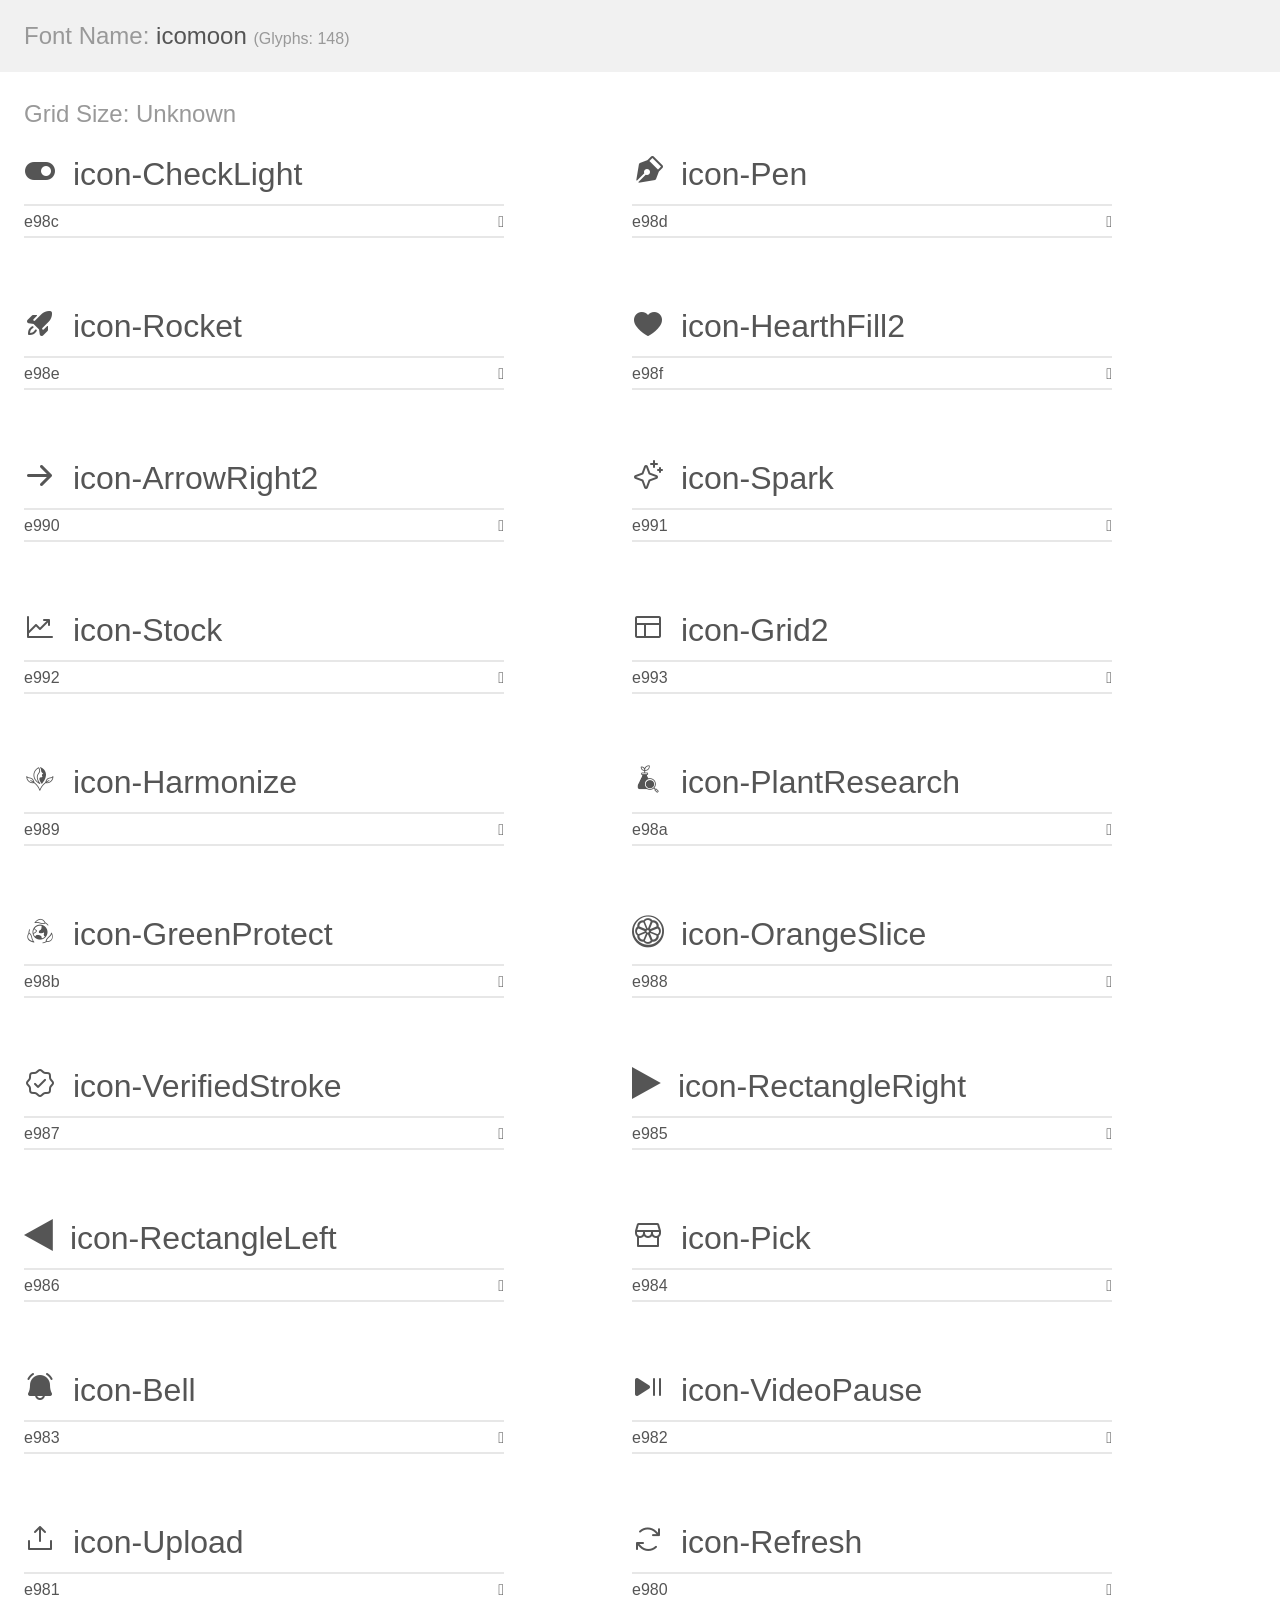
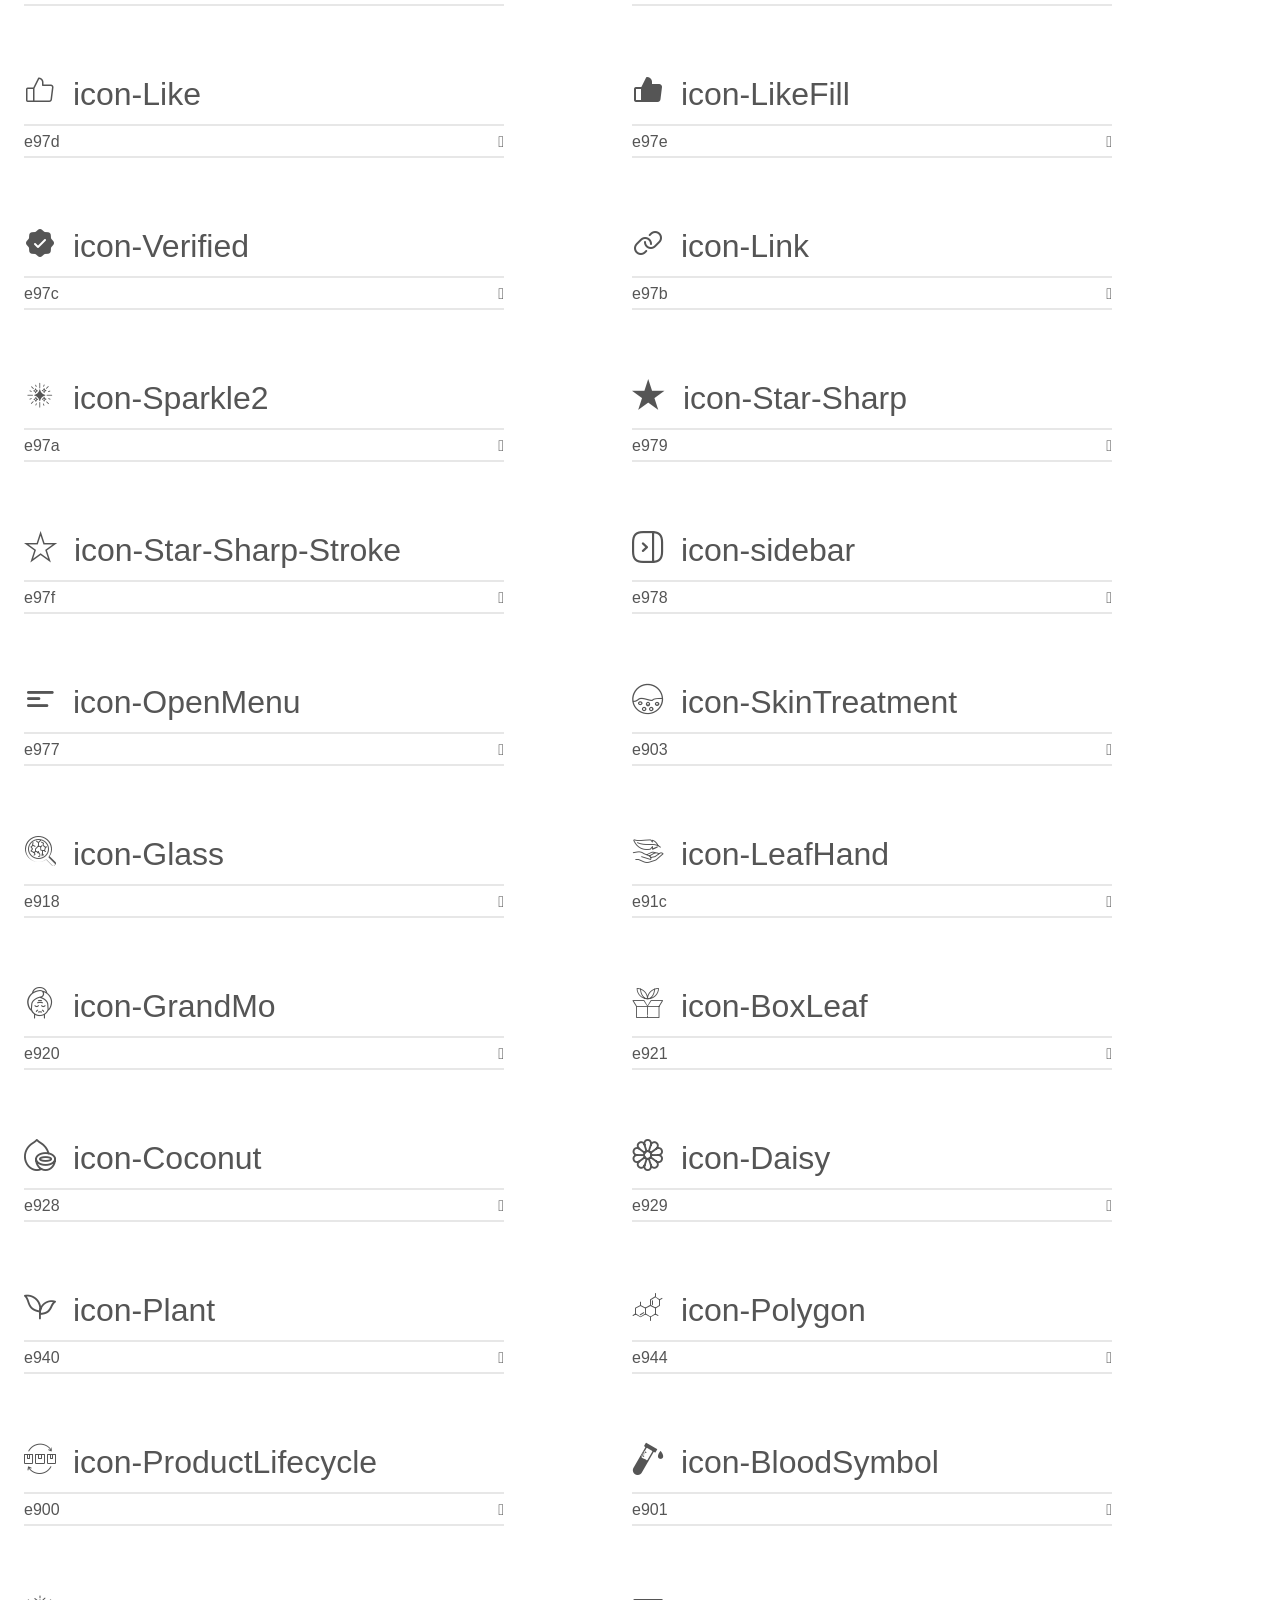
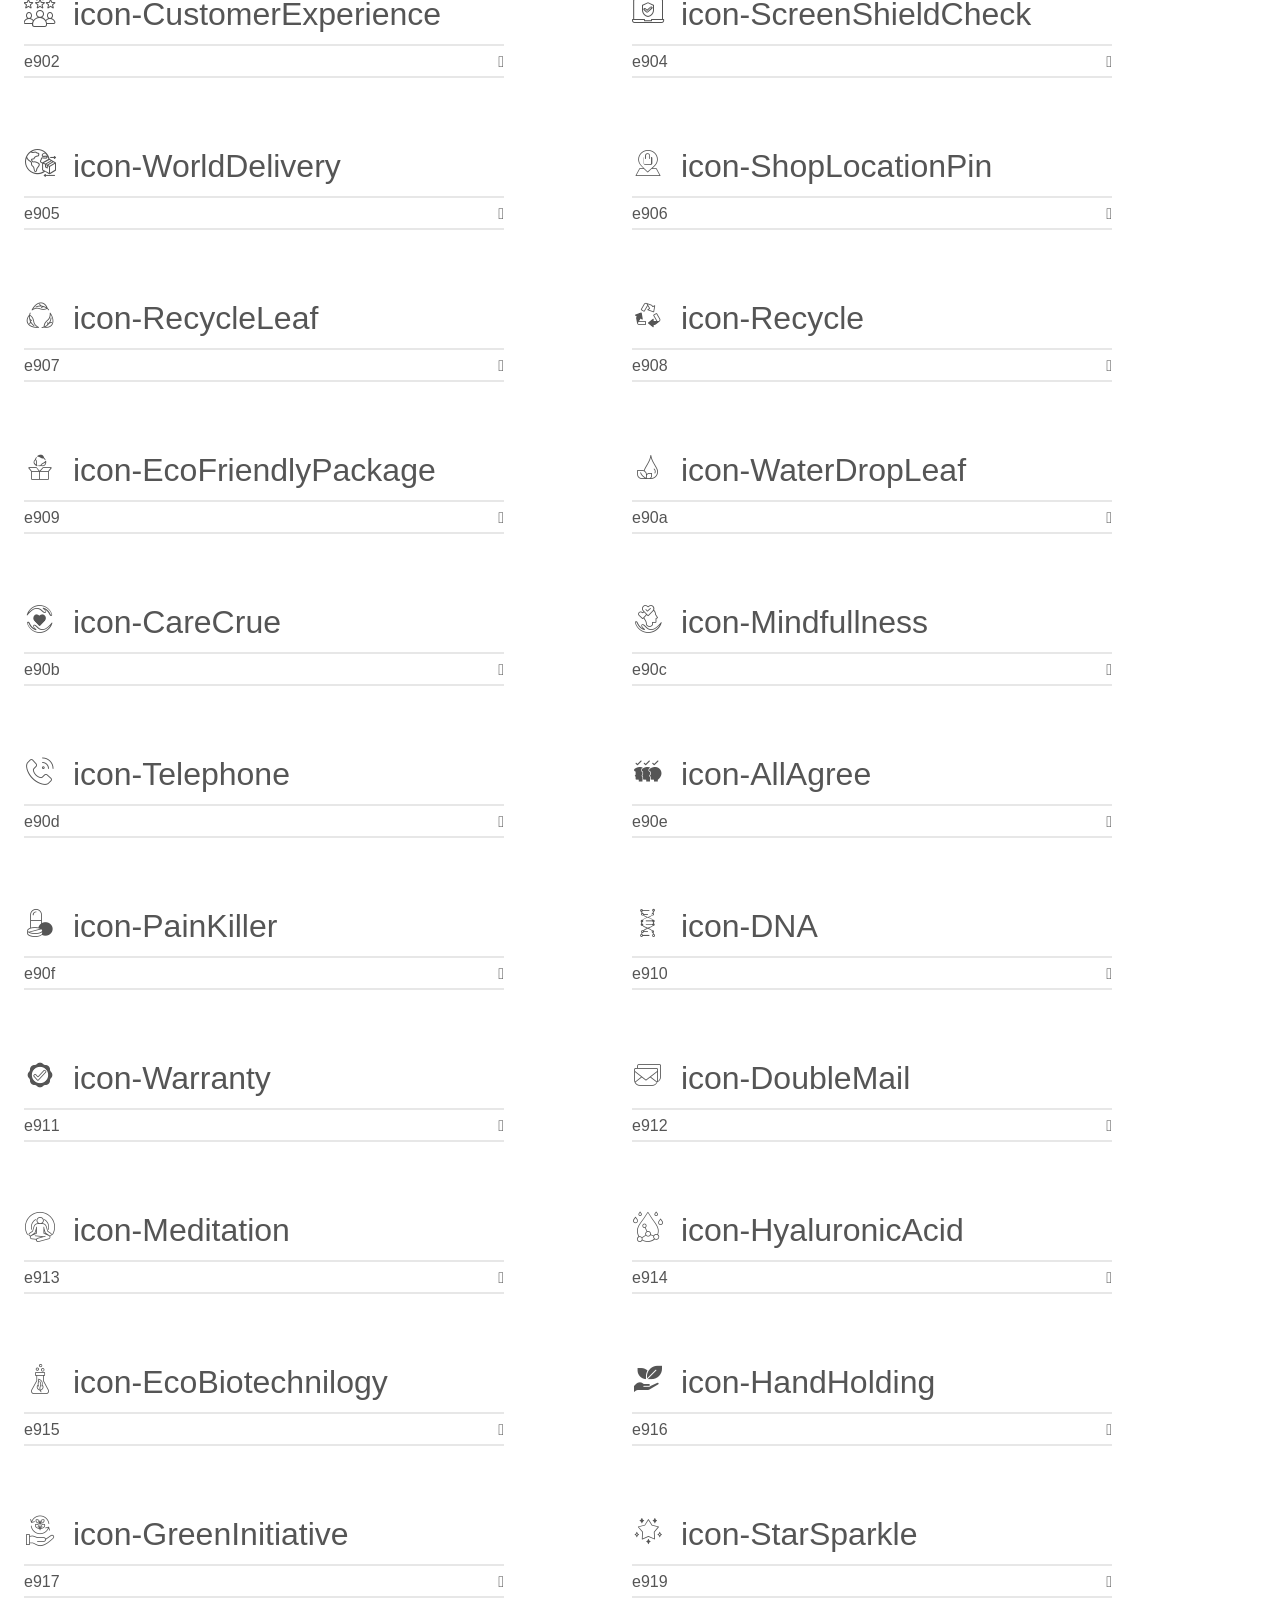
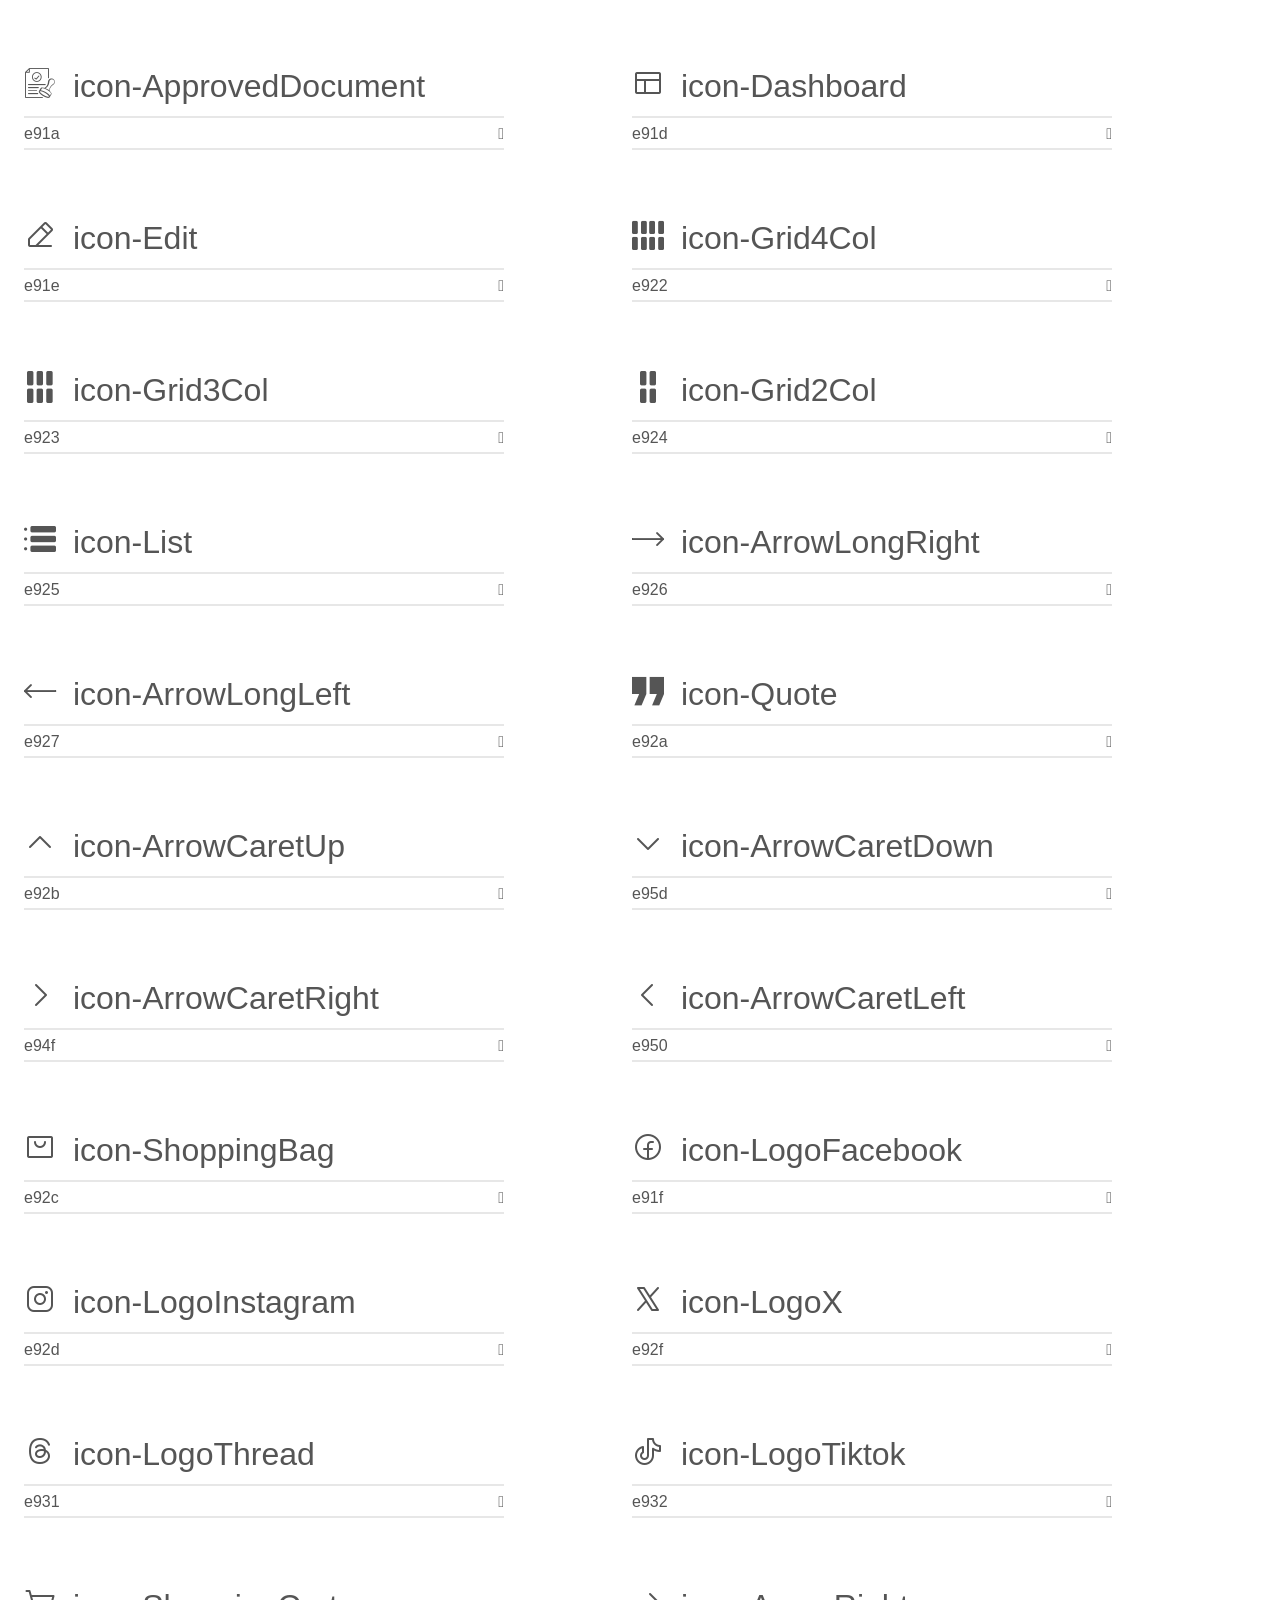
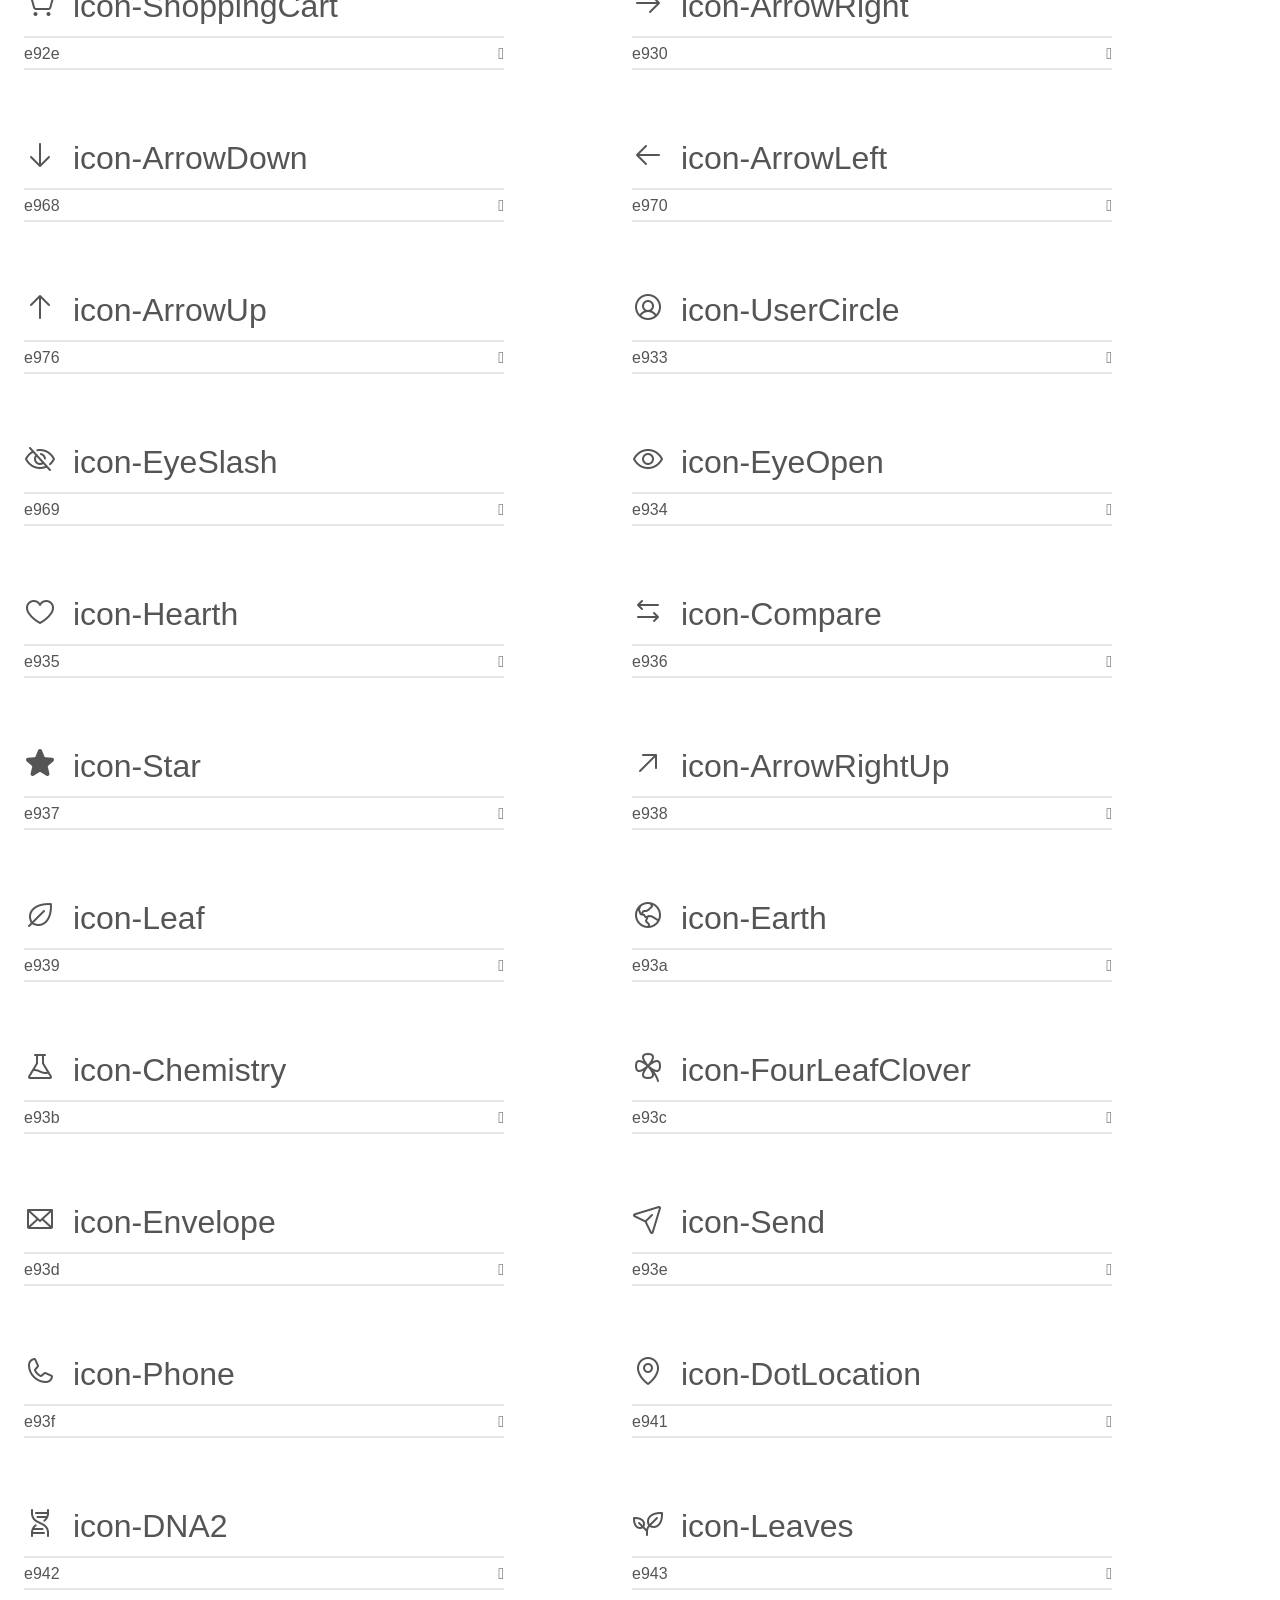
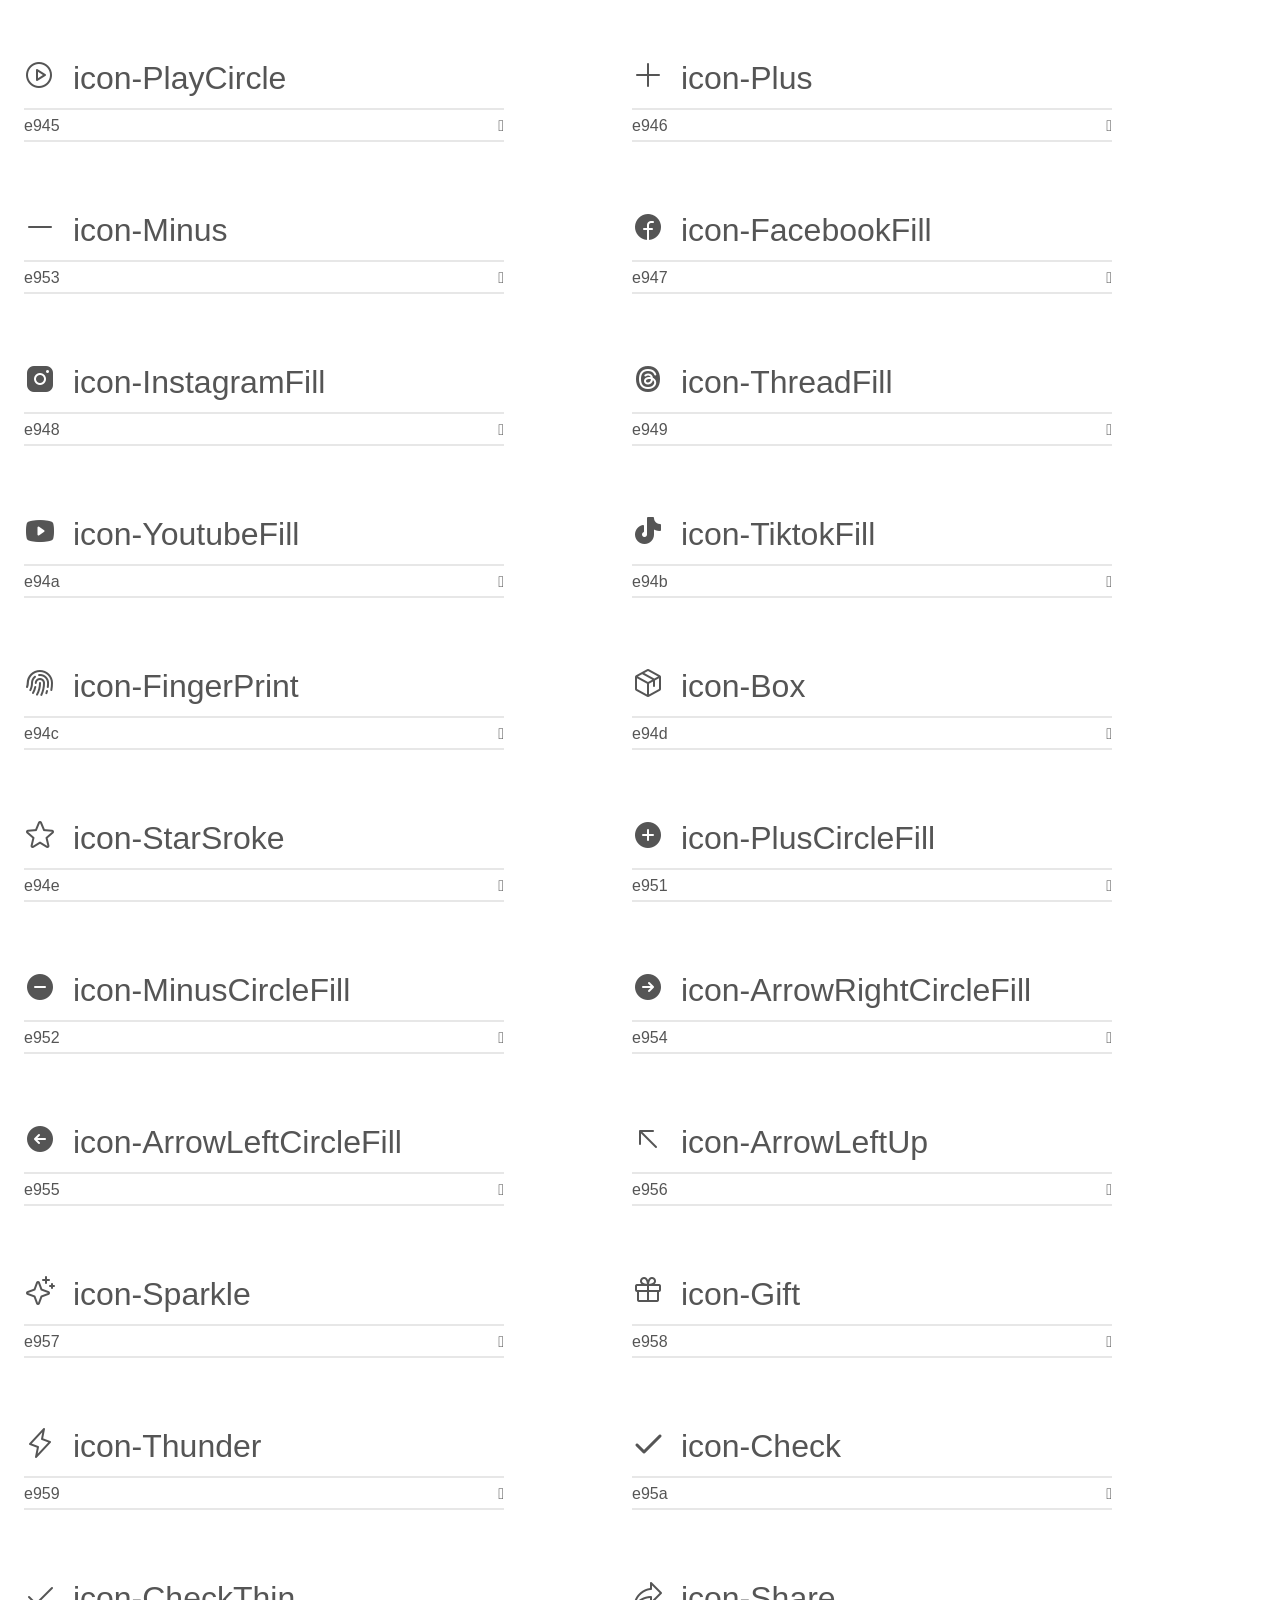
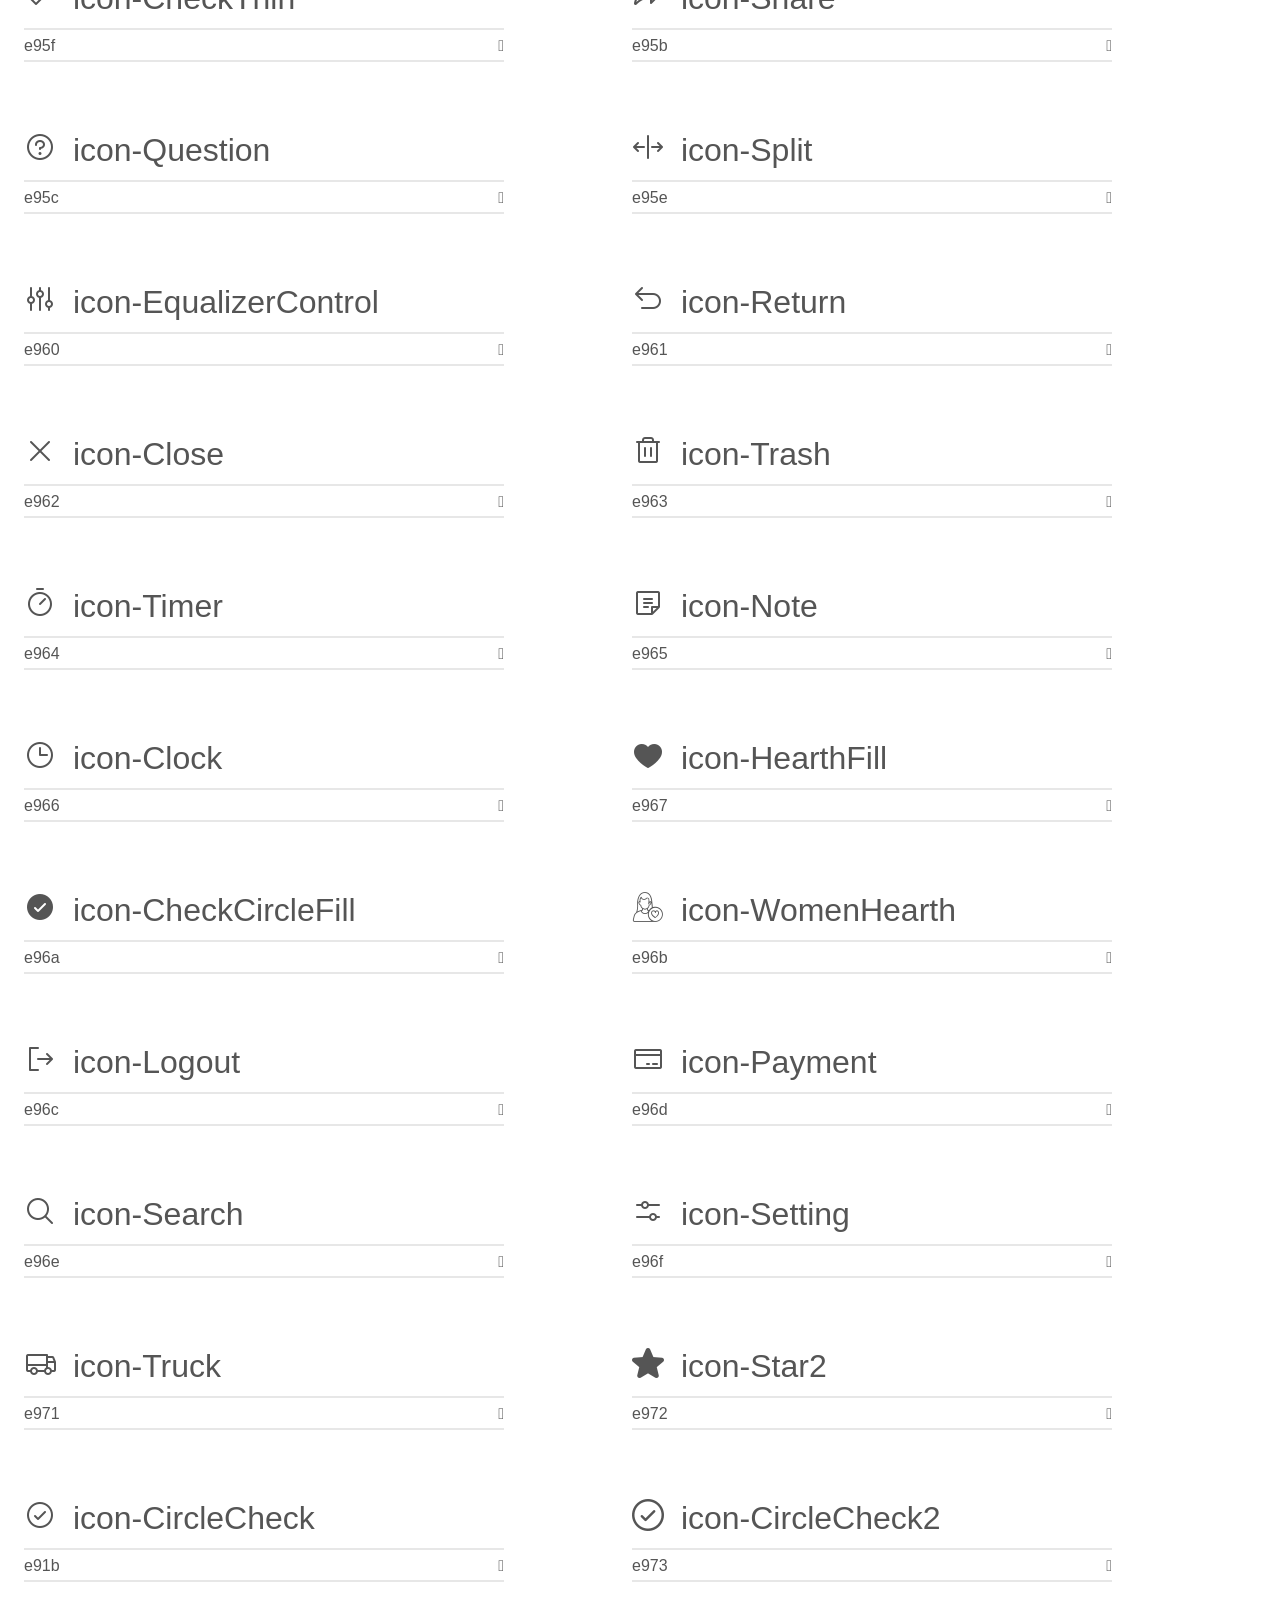
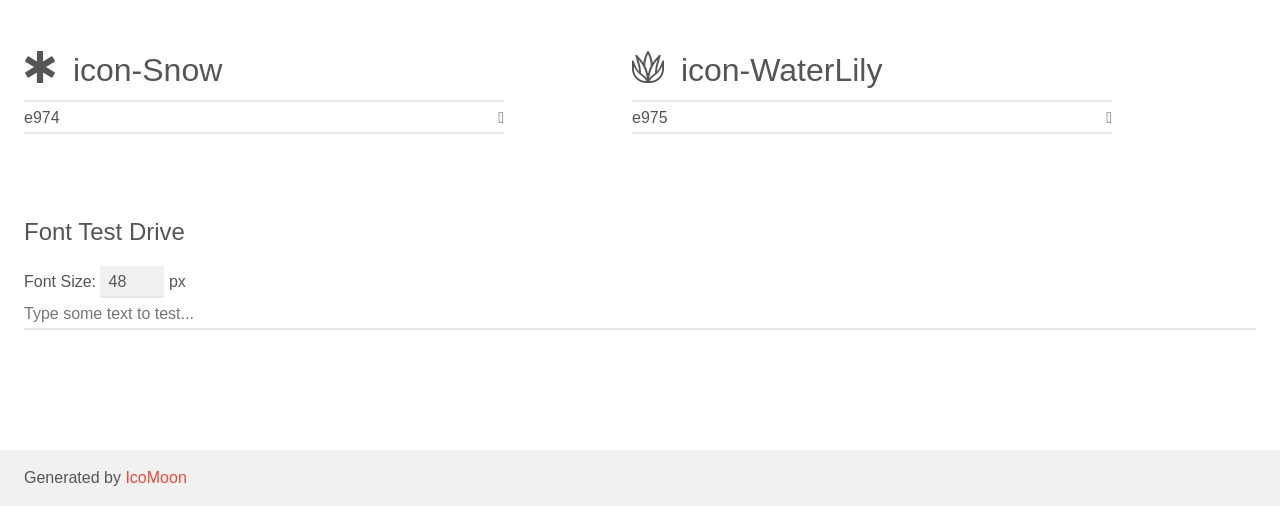
<file: assets/icon/icomoon/demo.html>
<!doctype html>
<html>
<head>
    <meta charset="utf-8">
    <title>IcoMoon Demo</title>
    <meta name="description" content="An Icon Font Generated By IcoMoon.io">
    <meta name="viewport" content="width=device-width, initial-scale=1">
    <link rel="stylesheet" href="demo-files/demo.css">
    <link rel="stylesheet" href="style.css"></head>
<body>
    <div class="bgc1 clearfix">
        <h1 class="mhmm mvm"><span class="fgc1">Font Name:</span> icomoon <small class="fgc1">(Glyphs:&nbsp;148)</small></h1>
    </div>
    <div class="clearfix mhl ptl">
        <h1 class="mvm mtn fgc1">Grid Size: Unknown</h1>
        <div class="glyph fs1">
            <div class="clearfix bshadow0 pbs">
                <span class="icon-CheckLight"></span>
                <span class="mls"> icon-CheckLight</span>
            </div>
            <fieldset class="fs0 size1of1 clearfix hidden-false">
                <input type="text" readonly value="e98c" class="unit size1of2" />
                <input type="text" maxlength="1" readonly value="&#xe98c;" class="unitRight size1of2 talign-right" />
            </fieldset>
            <div class="fs0 bshadow0 clearfix hidden-true">
                <span class="unit pvs fgc1">liga: </span>
                <input type="text" readonly value="" class="liga unitRight" />
            </div>
        </div>
        <div class="glyph fs1">
            <div class="clearfix bshadow0 pbs">
                <span class="icon-Pen"></span>
                <span class="mls"> icon-Pen</span>
            </div>
            <fieldset class="fs0 size1of1 clearfix hidden-false">
                <input type="text" readonly value="e98d" class="unit size1of2" />
                <input type="text" maxlength="1" readonly value="&#xe98d;" class="unitRight size1of2 talign-right" />
            </fieldset>
            <div class="fs0 bshadow0 clearfix hidden-true">
                <span class="unit pvs fgc1">liga: </span>
                <input type="text" readonly value="" class="liga unitRight" />
            </div>
        </div>
        <div class="glyph fs1">
            <div class="clearfix bshadow0 pbs">
                <span class="icon-Rocket"></span>
                <span class="mls"> icon-Rocket</span>
            </div>
            <fieldset class="fs0 size1of1 clearfix hidden-false">
                <input type="text" readonly value="e98e" class="unit size1of2" />
                <input type="text" maxlength="1" readonly value="&#xe98e;" class="unitRight size1of2 talign-right" />
            </fieldset>
            <div class="fs0 bshadow0 clearfix hidden-true">
                <span class="unit pvs fgc1">liga: </span>
                <input type="text" readonly value="" class="liga unitRight" />
            </div>
        </div>
        <div class="glyph fs1">
            <div class="clearfix bshadow0 pbs">
                <span class="icon-HearthFill2"></span>
                <span class="mls"> icon-HearthFill2</span>
            </div>
            <fieldset class="fs0 size1of1 clearfix hidden-false">
                <input type="text" readonly value="e98f" class="unit size1of2" />
                <input type="text" maxlength="1" readonly value="&#xe98f;" class="unitRight size1of2 talign-right" />
            </fieldset>
            <div class="fs0 bshadow0 clearfix hidden-true">
                <span class="unit pvs fgc1">liga: </span>
                <input type="text" readonly value="" class="liga unitRight" />
            </div>
        </div>
        <div class="glyph fs1">
            <div class="clearfix bshadow0 pbs">
                <span class="icon-ArrowRight2"></span>
                <span class="mls"> icon-ArrowRight2</span>
            </div>
            <fieldset class="fs0 size1of1 clearfix hidden-false">
                <input type="text" readonly value="e990" class="unit size1of2" />
                <input type="text" maxlength="1" readonly value="&#xe990;" class="unitRight size1of2 talign-right" />
            </fieldset>
            <div class="fs0 bshadow0 clearfix hidden-true">
                <span class="unit pvs fgc1">liga: </span>
                <input type="text" readonly value="" class="liga unitRight" />
            </div>
        </div>
        <div class="glyph fs1">
            <div class="clearfix bshadow0 pbs">
                <span class="icon-Spark"></span>
                <span class="mls"> icon-Spark</span>
            </div>
            <fieldset class="fs0 size1of1 clearfix hidden-false">
                <input type="text" readonly value="e991" class="unit size1of2" />
                <input type="text" maxlength="1" readonly value="&#xe991;" class="unitRight size1of2 talign-right" />
            </fieldset>
            <div class="fs0 bshadow0 clearfix hidden-true">
                <span class="unit pvs fgc1">liga: </span>
                <input type="text" readonly value="" class="liga unitRight" />
            </div>
        </div>
        <div class="glyph fs1">
            <div class="clearfix bshadow0 pbs">
                <span class="icon-Stock"></span>
                <span class="mls"> icon-Stock</span>
            </div>
            <fieldset class="fs0 size1of1 clearfix hidden-false">
                <input type="text" readonly value="e992" class="unit size1of2" />
                <input type="text" maxlength="1" readonly value="&#xe992;" class="unitRight size1of2 talign-right" />
            </fieldset>
            <div class="fs0 bshadow0 clearfix hidden-true">
                <span class="unit pvs fgc1">liga: </span>
                <input type="text" readonly value="" class="liga unitRight" />
            </div>
        </div>
        <div class="glyph fs1">
            <div class="clearfix bshadow0 pbs">
                <span class="icon-Grid2"></span>
                <span class="mls"> icon-Grid2</span>
            </div>
            <fieldset class="fs0 size1of1 clearfix hidden-false">
                <input type="text" readonly value="e993" class="unit size1of2" />
                <input type="text" maxlength="1" readonly value="&#xe993;" class="unitRight size1of2 talign-right" />
            </fieldset>
            <div class="fs0 bshadow0 clearfix hidden-true">
                <span class="unit pvs fgc1">liga: </span>
                <input type="text" readonly value="" class="liga unitRight" />
            </div>
        </div>
        <div class="glyph fs1">
            <div class="clearfix bshadow0 pbs">
                <span class="icon-Harmonize"></span>
                <span class="mls"> icon-Harmonize</span>
            </div>
            <fieldset class="fs0 size1of1 clearfix hidden-false">
                <input type="text" readonly value="e989" class="unit size1of2" />
                <input type="text" maxlength="1" readonly value="&#xe989;" class="unitRight size1of2 talign-right" />
            </fieldset>
            <div class="fs0 bshadow0 clearfix hidden-true">
                <span class="unit pvs fgc1">liga: </span>
                <input type="text" readonly value="" class="liga unitRight" />
            </div>
        </div>
        <div class="glyph fs1">
            <div class="clearfix bshadow0 pbs">
                <span class="icon-PlantResearch"></span>
                <span class="mls"> icon-PlantResearch</span>
            </div>
            <fieldset class="fs0 size1of1 clearfix hidden-false">
                <input type="text" readonly value="e98a" class="unit size1of2" />
                <input type="text" maxlength="1" readonly value="&#xe98a;" class="unitRight size1of2 talign-right" />
            </fieldset>
            <div class="fs0 bshadow0 clearfix hidden-true">
                <span class="unit pvs fgc1">liga: </span>
                <input type="text" readonly value="" class="liga unitRight" />
            </div>
        </div>
        <div class="glyph fs1">
            <div class="clearfix bshadow0 pbs">
                <span class="icon-GreenProtect"></span>
                <span class="mls"> icon-GreenProtect</span>
            </div>
            <fieldset class="fs0 size1of1 clearfix hidden-false">
                <input type="text" readonly value="e98b" class="unit size1of2" />
                <input type="text" maxlength="1" readonly value="&#xe98b;" class="unitRight size1of2 talign-right" />
            </fieldset>
            <div class="fs0 bshadow0 clearfix hidden-true">
                <span class="unit pvs fgc1">liga: </span>
                <input type="text" readonly value="" class="liga unitRight" />
            </div>
        </div>
        <div class="glyph fs1">
            <div class="clearfix bshadow0 pbs">
                <span class="icon-OrangeSlice"></span>
                <span class="mls"> icon-OrangeSlice</span>
            </div>
            <fieldset class="fs0 size1of1 clearfix hidden-false">
                <input type="text" readonly value="e988" class="unit size1of2" />
                <input type="text" maxlength="1" readonly value="&#xe988;" class="unitRight size1of2 talign-right" />
            </fieldset>
            <div class="fs0 bshadow0 clearfix hidden-true">
                <span class="unit pvs fgc1">liga: </span>
                <input type="text" readonly value="" class="liga unitRight" />
            </div>
        </div>
        <div class="glyph fs1">
            <div class="clearfix bshadow0 pbs">
                <span class="icon-VerifiedStroke"></span>
                <span class="mls"> icon-VerifiedStroke</span>
            </div>
            <fieldset class="fs0 size1of1 clearfix hidden-false">
                <input type="text" readonly value="e987" class="unit size1of2" />
                <input type="text" maxlength="1" readonly value="&#xe987;" class="unitRight size1of2 talign-right" />
            </fieldset>
            <div class="fs0 bshadow0 clearfix hidden-true">
                <span class="unit pvs fgc1">liga: </span>
                <input type="text" readonly value="" class="liga unitRight" />
            </div>
        </div>
        <div class="glyph fs1">
            <div class="clearfix bshadow0 pbs">
                <span class="icon-RectangleRight"></span>
                <span class="mls"> icon-RectangleRight</span>
            </div>
            <fieldset class="fs0 size1of1 clearfix hidden-false">
                <input type="text" readonly value="e985" class="unit size1of2" />
                <input type="text" maxlength="1" readonly value="&#xe985;" class="unitRight size1of2 talign-right" />
            </fieldset>
            <div class="fs0 bshadow0 clearfix hidden-true">
                <span class="unit pvs fgc1">liga: </span>
                <input type="text" readonly value="" class="liga unitRight" />
            </div>
        </div>
        <div class="glyph fs1">
            <div class="clearfix bshadow0 pbs">
                <span class="icon-RectangleLeft"></span>
                <span class="mls"> icon-RectangleLeft</span>
            </div>
            <fieldset class="fs0 size1of1 clearfix hidden-false">
                <input type="text" readonly value="e986" class="unit size1of2" />
                <input type="text" maxlength="1" readonly value="&#xe986;" class="unitRight size1of2 talign-right" />
            </fieldset>
            <div class="fs0 bshadow0 clearfix hidden-true">
                <span class="unit pvs fgc1">liga: </span>
                <input type="text" readonly value="" class="liga unitRight" />
            </div>
        </div>
        <div class="glyph fs1">
            <div class="clearfix bshadow0 pbs">
                <span class="icon-Pick"></span>
                <span class="mls"> icon-Pick</span>
            </div>
            <fieldset class="fs0 size1of1 clearfix hidden-false">
                <input type="text" readonly value="e984" class="unit size1of2" />
                <input type="text" maxlength="1" readonly value="&#xe984;" class="unitRight size1of2 talign-right" />
            </fieldset>
            <div class="fs0 bshadow0 clearfix hidden-true">
                <span class="unit pvs fgc1">liga: </span>
                <input type="text" readonly value="" class="liga unitRight" />
            </div>
        </div>
        <div class="glyph fs1">
            <div class="clearfix bshadow0 pbs">
                <span class="icon-Bell"></span>
                <span class="mls"> icon-Bell</span>
            </div>
            <fieldset class="fs0 size1of1 clearfix hidden-false">
                <input type="text" readonly value="e983" class="unit size1of2" />
                <input type="text" maxlength="1" readonly value="&#xe983;" class="unitRight size1of2 talign-right" />
            </fieldset>
            <div class="fs0 bshadow0 clearfix hidden-true">
                <span class="unit pvs fgc1">liga: </span>
                <input type="text" readonly value="" class="liga unitRight" />
            </div>
        </div>
        <div class="glyph fs1">
            <div class="clearfix bshadow0 pbs">
                <span class="icon-VideoPause"></span>
                <span class="mls"> icon-VideoPause</span>
            </div>
            <fieldset class="fs0 size1of1 clearfix hidden-false">
                <input type="text" readonly value="e982" class="unit size1of2" />
                <input type="text" maxlength="1" readonly value="&#xe982;" class="unitRight size1of2 talign-right" />
            </fieldset>
            <div class="fs0 bshadow0 clearfix hidden-true">
                <span class="unit pvs fgc1">liga: </span>
                <input type="text" readonly value="" class="liga unitRight" />
            </div>
        </div>
        <div class="glyph fs1">
            <div class="clearfix bshadow0 pbs">
                <span class="icon-Upload"></span>
                <span class="mls"> icon-Upload</span>
            </div>
            <fieldset class="fs0 size1of1 clearfix hidden-false">
                <input type="text" readonly value="e981" class="unit size1of2" />
                <input type="text" maxlength="1" readonly value="&#xe981;" class="unitRight size1of2 talign-right" />
            </fieldset>
            <div class="fs0 bshadow0 clearfix hidden-true">
                <span class="unit pvs fgc1">liga: </span>
                <input type="text" readonly value="" class="liga unitRight" />
            </div>
        </div>
        <div class="glyph fs1">
            <div class="clearfix bshadow0 pbs">
                <span class="icon-Refresh"></span>
                <span class="mls"> icon-Refresh</span>
            </div>
            <fieldset class="fs0 size1of1 clearfix hidden-false">
                <input type="text" readonly value="e980" class="unit size1of2" />
                <input type="text" maxlength="1" readonly value="&#xe980;" class="unitRight size1of2 talign-right" />
            </fieldset>
            <div class="fs0 bshadow0 clearfix hidden-true">
                <span class="unit pvs fgc1">liga: </span>
                <input type="text" readonly value="" class="liga unitRight" />
            </div>
        </div>
        <div class="glyph fs1">
            <div class="clearfix bshadow0 pbs">
                <span class="icon-Like"></span>
                <span class="mls"> icon-Like</span>
            </div>
            <fieldset class="fs0 size1of1 clearfix hidden-false">
                <input type="text" readonly value="e97d" class="unit size1of2" />
                <input type="text" maxlength="1" readonly value="&#xe97d;" class="unitRight size1of2 talign-right" />
            </fieldset>
            <div class="fs0 bshadow0 clearfix hidden-true">
                <span class="unit pvs fgc1">liga: </span>
                <input type="text" readonly value="" class="liga unitRight" />
            </div>
        </div>
        <div class="glyph fs1">
            <div class="clearfix bshadow0 pbs">
                <span class="icon-LikeFill"></span>
                <span class="mls"> icon-LikeFill</span>
            </div>
            <fieldset class="fs0 size1of1 clearfix hidden-false">
                <input type="text" readonly value="e97e" class="unit size1of2" />
                <input type="text" maxlength="1" readonly value="&#xe97e;" class="unitRight size1of2 talign-right" />
            </fieldset>
            <div class="fs0 bshadow0 clearfix hidden-true">
                <span class="unit pvs fgc1">liga: </span>
                <input type="text" readonly value="" class="liga unitRight" />
            </div>
        </div>
        <div class="glyph fs1">
            <div class="clearfix bshadow0 pbs">
                <span class="icon-Verified"></span>
                <span class="mls"> icon-Verified</span>
            </div>
            <fieldset class="fs0 size1of1 clearfix hidden-false">
                <input type="text" readonly value="e97c" class="unit size1of2" />
                <input type="text" maxlength="1" readonly value="&#xe97c;" class="unitRight size1of2 talign-right" />
            </fieldset>
            <div class="fs0 bshadow0 clearfix hidden-true">
                <span class="unit pvs fgc1">liga: </span>
                <input type="text" readonly value="" class="liga unitRight" />
            </div>
        </div>
        <div class="glyph fs1">
            <div class="clearfix bshadow0 pbs">
                <span class="icon-Link"></span>
                <span class="mls"> icon-Link</span>
            </div>
            <fieldset class="fs0 size1of1 clearfix hidden-false">
                <input type="text" readonly value="e97b" class="unit size1of2" />
                <input type="text" maxlength="1" readonly value="&#xe97b;" class="unitRight size1of2 talign-right" />
            </fieldset>
            <div class="fs0 bshadow0 clearfix hidden-true">
                <span class="unit pvs fgc1">liga: </span>
                <input type="text" readonly value="" class="liga unitRight" />
            </div>
        </div>
        <div class="glyph fs1">
            <div class="clearfix bshadow0 pbs">
                <span class="icon-Sparkle2"></span>
                <span class="mls"> icon-Sparkle2</span>
            </div>
            <fieldset class="fs0 size1of1 clearfix hidden-false">
                <input type="text" readonly value="e97a" class="unit size1of2" />
                <input type="text" maxlength="1" readonly value="&#xe97a;" class="unitRight size1of2 talign-right" />
            </fieldset>
            <div class="fs0 bshadow0 clearfix hidden-true">
                <span class="unit pvs fgc1">liga: </span>
                <input type="text" readonly value="" class="liga unitRight" />
            </div>
        </div>
        <div class="glyph fs1">
            <div class="clearfix bshadow0 pbs">
                <span class="icon-Star-Sharp"></span>
                <span class="mls"> icon-Star-Sharp</span>
            </div>
            <fieldset class="fs0 size1of1 clearfix hidden-false">
                <input type="text" readonly value="e979" class="unit size1of2" />
                <input type="text" maxlength="1" readonly value="&#xe979;" class="unitRight size1of2 talign-right" />
            </fieldset>
            <div class="fs0 bshadow0 clearfix hidden-true">
                <span class="unit pvs fgc1">liga: </span>
                <input type="text" readonly value="" class="liga unitRight" />
            </div>
        </div>
        <div class="glyph fs1">
            <div class="clearfix bshadow0 pbs">
                <span class="icon-Star-Sharp-Stroke"></span>
                <span class="mls"> icon-Star-Sharp-Stroke</span>
            </div>
            <fieldset class="fs0 size1of1 clearfix hidden-false">
                <input type="text" readonly value="e97f" class="unit size1of2" />
                <input type="text" maxlength="1" readonly value="&#xe97f;" class="unitRight size1of2 talign-right" />
            </fieldset>
            <div class="fs0 bshadow0 clearfix hidden-true">
                <span class="unit pvs fgc1">liga: </span>
                <input type="text" readonly value="" class="liga unitRight" />
            </div>
        </div>
        <div class="glyph fs1">
            <div class="clearfix bshadow0 pbs">
                <span class="icon-sidebar"></span>
                <span class="mls"> icon-sidebar</span>
            </div>
            <fieldset class="fs0 size1of1 clearfix hidden-false">
                <input type="text" readonly value="e978" class="unit size1of2" />
                <input type="text" maxlength="1" readonly value="&#xe978;" class="unitRight size1of2 talign-right" />
            </fieldset>
            <div class="fs0 bshadow0 clearfix hidden-true">
                <span class="unit pvs fgc1">liga: </span>
                <input type="text" readonly value="" class="liga unitRight" />
            </div>
        </div>
        <div class="glyph fs1">
            <div class="clearfix bshadow0 pbs">
                <span class="icon-OpenMenu"></span>
                <span class="mls"> icon-OpenMenu</span>
            </div>
            <fieldset class="fs0 size1of1 clearfix hidden-false">
                <input type="text" readonly value="e977" class="unit size1of2" />
                <input type="text" maxlength="1" readonly value="&#xe977;" class="unitRight size1of2 talign-right" />
            </fieldset>
            <div class="fs0 bshadow0 clearfix hidden-true">
                <span class="unit pvs fgc1">liga: </span>
                <input type="text" readonly value="" class="liga unitRight" />
            </div>
        </div>
        <div class="glyph fs1">
            <div class="clearfix bshadow0 pbs">
                <span class="icon-SkinTreatment"></span>
                <span class="mls"> icon-SkinTreatment</span>
            </div>
            <fieldset class="fs0 size1of1 clearfix hidden-false">
                <input type="text" readonly value="e903" class="unit size1of2" />
                <input type="text" maxlength="1" readonly value="&#xe903;" class="unitRight size1of2 talign-right" />
            </fieldset>
            <div class="fs0 bshadow0 clearfix hidden-true">
                <span class="unit pvs fgc1">liga: </span>
                <input type="text" readonly value="" class="liga unitRight" />
            </div>
        </div>
        <div class="glyph fs1">
            <div class="clearfix bshadow0 pbs">
                <span class="icon-Glass"></span>
                <span class="mls"> icon-Glass</span>
            </div>
            <fieldset class="fs0 size1of1 clearfix hidden-false">
                <input type="text" readonly value="e918" class="unit size1of2" />
                <input type="text" maxlength="1" readonly value="&#xe918;" class="unitRight size1of2 talign-right" />
            </fieldset>
            <div class="fs0 bshadow0 clearfix hidden-true">
                <span class="unit pvs fgc1">liga: </span>
                <input type="text" readonly value="" class="liga unitRight" />
            </div>
        </div>
        <div class="glyph fs1">
            <div class="clearfix bshadow0 pbs">
                <span class="icon-LeafHand"></span>
                <span class="mls"> icon-LeafHand</span>
            </div>
            <fieldset class="fs0 size1of1 clearfix hidden-false">
                <input type="text" readonly value="e91c" class="unit size1of2" />
                <input type="text" maxlength="1" readonly value="&#xe91c;" class="unitRight size1of2 talign-right" />
            </fieldset>
            <div class="fs0 bshadow0 clearfix hidden-true">
                <span class="unit pvs fgc1">liga: </span>
                <input type="text" readonly value="" class="liga unitRight" />
            </div>
        </div>
        <div class="glyph fs1">
            <div class="clearfix bshadow0 pbs">
                <span class="icon-GrandMo"></span>
                <span class="mls"> icon-GrandMo</span>
            </div>
            <fieldset class="fs0 size1of1 clearfix hidden-false">
                <input type="text" readonly value="e920" class="unit size1of2" />
                <input type="text" maxlength="1" readonly value="&#xe920;" class="unitRight size1of2 talign-right" />
            </fieldset>
            <div class="fs0 bshadow0 clearfix hidden-true">
                <span class="unit pvs fgc1">liga: </span>
                <input type="text" readonly value="" class="liga unitRight" />
            </div>
        </div>
        <div class="glyph fs1">
            <div class="clearfix bshadow0 pbs">
                <span class="icon-BoxLeaf"></span>
                <span class="mls"> icon-BoxLeaf</span>
            </div>
            <fieldset class="fs0 size1of1 clearfix hidden-false">
                <input type="text" readonly value="e921" class="unit size1of2" />
                <input type="text" maxlength="1" readonly value="&#xe921;" class="unitRight size1of2 talign-right" />
            </fieldset>
            <div class="fs0 bshadow0 clearfix hidden-true">
                <span class="unit pvs fgc1">liga: </span>
                <input type="text" readonly value="" class="liga unitRight" />
            </div>
        </div>
        <div class="glyph fs1">
            <div class="clearfix bshadow0 pbs">
                <span class="icon-Coconut"></span>
                <span class="mls"> icon-Coconut</span>
            </div>
            <fieldset class="fs0 size1of1 clearfix hidden-false">
                <input type="text" readonly value="e928" class="unit size1of2" />
                <input type="text" maxlength="1" readonly value="&#xe928;" class="unitRight size1of2 talign-right" />
            </fieldset>
            <div class="fs0 bshadow0 clearfix hidden-true">
                <span class="unit pvs fgc1">liga: </span>
                <input type="text" readonly value="" class="liga unitRight" />
            </div>
        </div>
        <div class="glyph fs1">
            <div class="clearfix bshadow0 pbs">
                <span class="icon-Daisy"></span>
                <span class="mls"> icon-Daisy</span>
            </div>
            <fieldset class="fs0 size1of1 clearfix hidden-false">
                <input type="text" readonly value="e929" class="unit size1of2" />
                <input type="text" maxlength="1" readonly value="&#xe929;" class="unitRight size1of2 talign-right" />
            </fieldset>
            <div class="fs0 bshadow0 clearfix hidden-true">
                <span class="unit pvs fgc1">liga: </span>
                <input type="text" readonly value="" class="liga unitRight" />
            </div>
        </div>
        <div class="glyph fs1">
            <div class="clearfix bshadow0 pbs">
                <span class="icon-Plant"></span>
                <span class="mls"> icon-Plant</span>
            </div>
            <fieldset class="fs0 size1of1 clearfix hidden-false">
                <input type="text" readonly value="e940" class="unit size1of2" />
                <input type="text" maxlength="1" readonly value="&#xe940;" class="unitRight size1of2 talign-right" />
            </fieldset>
            <div class="fs0 bshadow0 clearfix hidden-true">
                <span class="unit pvs fgc1">liga: </span>
                <input type="text" readonly value="" class="liga unitRight" />
            </div>
        </div>
        <div class="glyph fs1">
            <div class="clearfix bshadow0 pbs">
                <span class="icon-Polygon"></span>
                <span class="mls"> icon-Polygon</span>
            </div>
            <fieldset class="fs0 size1of1 clearfix hidden-false">
                <input type="text" readonly value="e944" class="unit size1of2" />
                <input type="text" maxlength="1" readonly value="&#xe944;" class="unitRight size1of2 talign-right" />
            </fieldset>
            <div class="fs0 bshadow0 clearfix hidden-true">
                <span class="unit pvs fgc1">liga: </span>
                <input type="text" readonly value="" class="liga unitRight" />
            </div>
        </div>
        <div class="glyph fs1">
            <div class="clearfix bshadow0 pbs">
                <span class="icon-ProductLifecycle"></span>
                <span class="mls"> icon-ProductLifecycle</span>
            </div>
            <fieldset class="fs0 size1of1 clearfix hidden-false">
                <input type="text" readonly value="e900" class="unit size1of2" />
                <input type="text" maxlength="1" readonly value="&#xe900;" class="unitRight size1of2 talign-right" />
            </fieldset>
            <div class="fs0 bshadow0 clearfix hidden-true">
                <span class="unit pvs fgc1">liga: </span>
                <input type="text" readonly value="" class="liga unitRight" />
            </div>
        </div>
        <div class="glyph fs1">
            <div class="clearfix bshadow0 pbs">
                <span class="icon-BloodSymbol"></span>
                <span class="mls"> icon-BloodSymbol</span>
            </div>
            <fieldset class="fs0 size1of1 clearfix hidden-false">
                <input type="text" readonly value="e901" class="unit size1of2" />
                <input type="text" maxlength="1" readonly value="&#xe901;" class="unitRight size1of2 talign-right" />
            </fieldset>
            <div class="fs0 bshadow0 clearfix hidden-true">
                <span class="unit pvs fgc1">liga: </span>
                <input type="text" readonly value="" class="liga unitRight" />
            </div>
        </div>
        <div class="glyph fs1">
            <div class="clearfix bshadow0 pbs">
                <span class="icon-CustomerExperience"></span>
                <span class="mls"> icon-CustomerExperience</span>
            </div>
            <fieldset class="fs0 size1of1 clearfix hidden-false">
                <input type="text" readonly value="e902" class="unit size1of2" />
                <input type="text" maxlength="1" readonly value="&#xe902;" class="unitRight size1of2 talign-right" />
            </fieldset>
            <div class="fs0 bshadow0 clearfix hidden-true">
                <span class="unit pvs fgc1">liga: </span>
                <input type="text" readonly value="" class="liga unitRight" />
            </div>
        </div>
        <div class="glyph fs1">
            <div class="clearfix bshadow0 pbs">
                <span class="icon-ScreenShieldCheck"></span>
                <span class="mls"> icon-ScreenShieldCheck</span>
            </div>
            <fieldset class="fs0 size1of1 clearfix hidden-false">
                <input type="text" readonly value="e904" class="unit size1of2" />
                <input type="text" maxlength="1" readonly value="&#xe904;" class="unitRight size1of2 talign-right" />
            </fieldset>
            <div class="fs0 bshadow0 clearfix hidden-true">
                <span class="unit pvs fgc1">liga: </span>
                <input type="text" readonly value="" class="liga unitRight" />
            </div>
        </div>
        <div class="glyph fs1">
            <div class="clearfix bshadow0 pbs">
                <span class="icon-WorldDelivery"></span>
                <span class="mls"> icon-WorldDelivery</span>
            </div>
            <fieldset class="fs0 size1of1 clearfix hidden-false">
                <input type="text" readonly value="e905" class="unit size1of2" />
                <input type="text" maxlength="1" readonly value="&#xe905;" class="unitRight size1of2 talign-right" />
            </fieldset>
            <div class="fs0 bshadow0 clearfix hidden-true">
                <span class="unit pvs fgc1">liga: </span>
                <input type="text" readonly value="" class="liga unitRight" />
            </div>
        </div>
        <div class="glyph fs1">
            <div class="clearfix bshadow0 pbs">
                <span class="icon-ShopLocationPin"></span>
                <span class="mls"> icon-ShopLocationPin</span>
            </div>
            <fieldset class="fs0 size1of1 clearfix hidden-false">
                <input type="text" readonly value="e906" class="unit size1of2" />
                <input type="text" maxlength="1" readonly value="&#xe906;" class="unitRight size1of2 talign-right" />
            </fieldset>
            <div class="fs0 bshadow0 clearfix hidden-true">
                <span class="unit pvs fgc1">liga: </span>
                <input type="text" readonly value="" class="liga unitRight" />
            </div>
        </div>
        <div class="glyph fs1">
            <div class="clearfix bshadow0 pbs">
                <span class="icon-RecycleLeaf"></span>
                <span class="mls"> icon-RecycleLeaf</span>
            </div>
            <fieldset class="fs0 size1of1 clearfix hidden-false">
                <input type="text" readonly value="e907" class="unit size1of2" />
                <input type="text" maxlength="1" readonly value="&#xe907;" class="unitRight size1of2 talign-right" />
            </fieldset>
            <div class="fs0 bshadow0 clearfix hidden-true">
                <span class="unit pvs fgc1">liga: </span>
                <input type="text" readonly value="" class="liga unitRight" />
            </div>
        </div>
        <div class="glyph fs1">
            <div class="clearfix bshadow0 pbs">
                <span class="icon-Recycle"></span>
                <span class="mls"> icon-Recycle</span>
            </div>
            <fieldset class="fs0 size1of1 clearfix hidden-false">
                <input type="text" readonly value="e908" class="unit size1of2" />
                <input type="text" maxlength="1" readonly value="&#xe908;" class="unitRight size1of2 talign-right" />
            </fieldset>
            <div class="fs0 bshadow0 clearfix hidden-true">
                <span class="unit pvs fgc1">liga: </span>
                <input type="text" readonly value="" class="liga unitRight" />
            </div>
        </div>
        <div class="glyph fs1">
            <div class="clearfix bshadow0 pbs">
                <span class="icon-EcoFriendlyPackage"></span>
                <span class="mls"> icon-EcoFriendlyPackage</span>
            </div>
            <fieldset class="fs0 size1of1 clearfix hidden-false">
                <input type="text" readonly value="e909" class="unit size1of2" />
                <input type="text" maxlength="1" readonly value="&#xe909;" class="unitRight size1of2 talign-right" />
            </fieldset>
            <div class="fs0 bshadow0 clearfix hidden-true">
                <span class="unit pvs fgc1">liga: </span>
                <input type="text" readonly value="" class="liga unitRight" />
            </div>
        </div>
        <div class="glyph fs1">
            <div class="clearfix bshadow0 pbs">
                <span class="icon-WaterDropLeaf"></span>
                <span class="mls"> icon-WaterDropLeaf</span>
            </div>
            <fieldset class="fs0 size1of1 clearfix hidden-false">
                <input type="text" readonly value="e90a" class="unit size1of2" />
                <input type="text" maxlength="1" readonly value="&#xe90a;" class="unitRight size1of2 talign-right" />
            </fieldset>
            <div class="fs0 bshadow0 clearfix hidden-true">
                <span class="unit pvs fgc1">liga: </span>
                <input type="text" readonly value="" class="liga unitRight" />
            </div>
        </div>
        <div class="glyph fs1">
            <div class="clearfix bshadow0 pbs">
                <span class="icon-CareCrue"></span>
                <span class="mls"> icon-CareCrue</span>
            </div>
            <fieldset class="fs0 size1of1 clearfix hidden-false">
                <input type="text" readonly value="e90b" class="unit size1of2" />
                <input type="text" maxlength="1" readonly value="&#xe90b;" class="unitRight size1of2 talign-right" />
            </fieldset>
            <div class="fs0 bshadow0 clearfix hidden-true">
                <span class="unit pvs fgc1">liga: </span>
                <input type="text" readonly value="" class="liga unitRight" />
            </div>
        </div>
        <div class="glyph fs1">
            <div class="clearfix bshadow0 pbs">
                <span class="icon-Mindfullness"></span>
                <span class="mls"> icon-Mindfullness</span>
            </div>
            <fieldset class="fs0 size1of1 clearfix hidden-false">
                <input type="text" readonly value="e90c" class="unit size1of2" />
                <input type="text" maxlength="1" readonly value="&#xe90c;" class="unitRight size1of2 talign-right" />
            </fieldset>
            <div class="fs0 bshadow0 clearfix hidden-true">
                <span class="unit pvs fgc1">liga: </span>
                <input type="text" readonly value="" class="liga unitRight" />
            </div>
        </div>
        <div class="glyph fs1">
            <div class="clearfix bshadow0 pbs">
                <span class="icon-Telephone"></span>
                <span class="mls"> icon-Telephone</span>
            </div>
            <fieldset class="fs0 size1of1 clearfix hidden-false">
                <input type="text" readonly value="e90d" class="unit size1of2" />
                <input type="text" maxlength="1" readonly value="&#xe90d;" class="unitRight size1of2 talign-right" />
            </fieldset>
            <div class="fs0 bshadow0 clearfix hidden-true">
                <span class="unit pvs fgc1">liga: </span>
                <input type="text" readonly value="" class="liga unitRight" />
            </div>
        </div>
        <div class="glyph fs1">
            <div class="clearfix bshadow0 pbs">
                <span class="icon-AllAgree"></span>
                <span class="mls"> icon-AllAgree</span>
            </div>
            <fieldset class="fs0 size1of1 clearfix hidden-false">
                <input type="text" readonly value="e90e" class="unit size1of2" />
                <input type="text" maxlength="1" readonly value="&#xe90e;" class="unitRight size1of2 talign-right" />
            </fieldset>
            <div class="fs0 bshadow0 clearfix hidden-true">
                <span class="unit pvs fgc1">liga: </span>
                <input type="text" readonly value="" class="liga unitRight" />
            </div>
        </div>
        <div class="glyph fs1">
            <div class="clearfix bshadow0 pbs">
                <span class="icon-PainKiller"></span>
                <span class="mls"> icon-PainKiller</span>
            </div>
            <fieldset class="fs0 size1of1 clearfix hidden-false">
                <input type="text" readonly value="e90f" class="unit size1of2" />
                <input type="text" maxlength="1" readonly value="&#xe90f;" class="unitRight size1of2 talign-right" />
            </fieldset>
            <div class="fs0 bshadow0 clearfix hidden-true">
                <span class="unit pvs fgc1">liga: </span>
                <input type="text" readonly value="" class="liga unitRight" />
            </div>
        </div>
        <div class="glyph fs1">
            <div class="clearfix bshadow0 pbs">
                <span class="icon-DNA"></span>
                <span class="mls"> icon-DNA</span>
            </div>
            <fieldset class="fs0 size1of1 clearfix hidden-false">
                <input type="text" readonly value="e910" class="unit size1of2" />
                <input type="text" maxlength="1" readonly value="&#xe910;" class="unitRight size1of2 talign-right" />
            </fieldset>
            <div class="fs0 bshadow0 clearfix hidden-true">
                <span class="unit pvs fgc1">liga: </span>
                <input type="text" readonly value="" class="liga unitRight" />
            </div>
        </div>
        <div class="glyph fs1">
            <div class="clearfix bshadow0 pbs">
                <span class="icon-Warranty"></span>
                <span class="mls"> icon-Warranty</span>
            </div>
            <fieldset class="fs0 size1of1 clearfix hidden-false">
                <input type="text" readonly value="e911" class="unit size1of2" />
                <input type="text" maxlength="1" readonly value="&#xe911;" class="unitRight size1of2 talign-right" />
            </fieldset>
            <div class="fs0 bshadow0 clearfix hidden-true">
                <span class="unit pvs fgc1">liga: </span>
                <input type="text" readonly value="" class="liga unitRight" />
            </div>
        </div>
        <div class="glyph fs1">
            <div class="clearfix bshadow0 pbs">
                <span class="icon-DoubleMail"></span>
                <span class="mls"> icon-DoubleMail</span>
            </div>
            <fieldset class="fs0 size1of1 clearfix hidden-false">
                <input type="text" readonly value="e912" class="unit size1of2" />
                <input type="text" maxlength="1" readonly value="&#xe912;" class="unitRight size1of2 talign-right" />
            </fieldset>
            <div class="fs0 bshadow0 clearfix hidden-true">
                <span class="unit pvs fgc1">liga: </span>
                <input type="text" readonly value="" class="liga unitRight" />
            </div>
        </div>
        <div class="glyph fs1">
            <div class="clearfix bshadow0 pbs">
                <span class="icon-Meditation"></span>
                <span class="mls"> icon-Meditation</span>
            </div>
            <fieldset class="fs0 size1of1 clearfix hidden-false">
                <input type="text" readonly value="e913" class="unit size1of2" />
                <input type="text" maxlength="1" readonly value="&#xe913;" class="unitRight size1of2 talign-right" />
            </fieldset>
            <div class="fs0 bshadow0 clearfix hidden-true">
                <span class="unit pvs fgc1">liga: </span>
                <input type="text" readonly value="" class="liga unitRight" />
            </div>
        </div>
        <div class="glyph fs1">
            <div class="clearfix bshadow0 pbs">
                <span class="icon-HyaluronicAcid"></span>
                <span class="mls"> icon-HyaluronicAcid</span>
            </div>
            <fieldset class="fs0 size1of1 clearfix hidden-false">
                <input type="text" readonly value="e914" class="unit size1of2" />
                <input type="text" maxlength="1" readonly value="&#xe914;" class="unitRight size1of2 talign-right" />
            </fieldset>
            <div class="fs0 bshadow0 clearfix hidden-true">
                <span class="unit pvs fgc1">liga: </span>
                <input type="text" readonly value="" class="liga unitRight" />
            </div>
        </div>
        <div class="glyph fs1">
            <div class="clearfix bshadow0 pbs">
                <span class="icon-EcoBiotechnilogy"></span>
                <span class="mls"> icon-EcoBiotechnilogy</span>
            </div>
            <fieldset class="fs0 size1of1 clearfix hidden-false">
                <input type="text" readonly value="e915" class="unit size1of2" />
                <input type="text" maxlength="1" readonly value="&#xe915;" class="unitRight size1of2 talign-right" />
            </fieldset>
            <div class="fs0 bshadow0 clearfix hidden-true">
                <span class="unit pvs fgc1">liga: </span>
                <input type="text" readonly value="" class="liga unitRight" />
            </div>
        </div>
        <div class="glyph fs1">
            <div class="clearfix bshadow0 pbs">
                <span class="icon-HandHolding"></span>
                <span class="mls"> icon-HandHolding</span>
            </div>
            <fieldset class="fs0 size1of1 clearfix hidden-false">
                <input type="text" readonly value="e916" class="unit size1of2" />
                <input type="text" maxlength="1" readonly value="&#xe916;" class="unitRight size1of2 talign-right" />
            </fieldset>
            <div class="fs0 bshadow0 clearfix hidden-true">
                <span class="unit pvs fgc1">liga: </span>
                <input type="text" readonly value="" class="liga unitRight" />
            </div>
        </div>
        <div class="glyph fs1">
            <div class="clearfix bshadow0 pbs">
                <span class="icon-GreenInitiative"></span>
                <span class="mls"> icon-GreenInitiative</span>
            </div>
            <fieldset class="fs0 size1of1 clearfix hidden-false">
                <input type="text" readonly value="e917" class="unit size1of2" />
                <input type="text" maxlength="1" readonly value="&#xe917;" class="unitRight size1of2 talign-right" />
            </fieldset>
            <div class="fs0 bshadow0 clearfix hidden-true">
                <span class="unit pvs fgc1">liga: </span>
                <input type="text" readonly value="" class="liga unitRight" />
            </div>
        </div>
        <div class="glyph fs1">
            <div class="clearfix bshadow0 pbs">
                <span class="icon-StarSparkle"></span>
                <span class="mls"> icon-StarSparkle</span>
            </div>
            <fieldset class="fs0 size1of1 clearfix hidden-false">
                <input type="text" readonly value="e919" class="unit size1of2" />
                <input type="text" maxlength="1" readonly value="&#xe919;" class="unitRight size1of2 talign-right" />
            </fieldset>
            <div class="fs0 bshadow0 clearfix hidden-true">
                <span class="unit pvs fgc1">liga: </span>
                <input type="text" readonly value="" class="liga unitRight" />
            </div>
        </div>
        <div class="glyph fs1">
            <div class="clearfix bshadow0 pbs">
                <span class="icon-ApprovedDocument"></span>
                <span class="mls"> icon-ApprovedDocument</span>
            </div>
            <fieldset class="fs0 size1of1 clearfix hidden-false">
                <input type="text" readonly value="e91a" class="unit size1of2" />
                <input type="text" maxlength="1" readonly value="&#xe91a;" class="unitRight size1of2 talign-right" />
            </fieldset>
            <div class="fs0 bshadow0 clearfix hidden-true">
                <span class="unit pvs fgc1">liga: </span>
                <input type="text" readonly value="" class="liga unitRight" />
            </div>
        </div>
        <div class="glyph fs1">
            <div class="clearfix bshadow0 pbs">
                <span class="icon-Dashboard"></span>
                <span class="mls"> icon-Dashboard</span>
            </div>
            <fieldset class="fs0 size1of1 clearfix hidden-false">
                <input type="text" readonly value="e91d" class="unit size1of2" />
                <input type="text" maxlength="1" readonly value="&#xe91d;" class="unitRight size1of2 talign-right" />
            </fieldset>
            <div class="fs0 bshadow0 clearfix hidden-true">
                <span class="unit pvs fgc1">liga: </span>
                <input type="text" readonly value="" class="liga unitRight" />
            </div>
        </div>
        <div class="glyph fs1">
            <div class="clearfix bshadow0 pbs">
                <span class="icon-Edit"></span>
                <span class="mls"> icon-Edit</span>
            </div>
            <fieldset class="fs0 size1of1 clearfix hidden-false">
                <input type="text" readonly value="e91e" class="unit size1of2" />
                <input type="text" maxlength="1" readonly value="&#xe91e;" class="unitRight size1of2 talign-right" />
            </fieldset>
            <div class="fs0 bshadow0 clearfix hidden-true">
                <span class="unit pvs fgc1">liga: </span>
                <input type="text" readonly value="" class="liga unitRight" />
            </div>
        </div>
        <div class="glyph fs1">
            <div class="clearfix bshadow0 pbs">
                <span class="icon-Grid4Col"></span>
                <span class="mls"> icon-Grid4Col</span>
            </div>
            <fieldset class="fs0 size1of1 clearfix hidden-false">
                <input type="text" readonly value="e922" class="unit size1of2" />
                <input type="text" maxlength="1" readonly value="&#xe922;" class="unitRight size1of2 talign-right" />
            </fieldset>
            <div class="fs0 bshadow0 clearfix hidden-true">
                <span class="unit pvs fgc1">liga: </span>
                <input type="text" readonly value="" class="liga unitRight" />
            </div>
        </div>
        <div class="glyph fs1">
            <div class="clearfix bshadow0 pbs">
                <span class="icon-Grid3Col"></span>
                <span class="mls"> icon-Grid3Col</span>
            </div>
            <fieldset class="fs0 size1of1 clearfix hidden-false">
                <input type="text" readonly value="e923" class="unit size1of2" />
                <input type="text" maxlength="1" readonly value="&#xe923;" class="unitRight size1of2 talign-right" />
            </fieldset>
            <div class="fs0 bshadow0 clearfix hidden-true">
                <span class="unit pvs fgc1">liga: </span>
                <input type="text" readonly value="" class="liga unitRight" />
            </div>
        </div>
        <div class="glyph fs1">
            <div class="clearfix bshadow0 pbs">
                <span class="icon-Grid2Col"></span>
                <span class="mls"> icon-Grid2Col</span>
            </div>
            <fieldset class="fs0 size1of1 clearfix hidden-false">
                <input type="text" readonly value="e924" class="unit size1of2" />
                <input type="text" maxlength="1" readonly value="&#xe924;" class="unitRight size1of2 talign-right" />
            </fieldset>
            <div class="fs0 bshadow0 clearfix hidden-true">
                <span class="unit pvs fgc1">liga: </span>
                <input type="text" readonly value="" class="liga unitRight" />
            </div>
        </div>
        <div class="glyph fs1">
            <div class="clearfix bshadow0 pbs">
                <span class="icon-List"></span>
                <span class="mls"> icon-List</span>
            </div>
            <fieldset class="fs0 size1of1 clearfix hidden-false">
                <input type="text" readonly value="e925" class="unit size1of2" />
                <input type="text" maxlength="1" readonly value="&#xe925;" class="unitRight size1of2 talign-right" />
            </fieldset>
            <div class="fs0 bshadow0 clearfix hidden-true">
                <span class="unit pvs fgc1">liga: </span>
                <input type="text" readonly value="" class="liga unitRight" />
            </div>
        </div>
        <div class="glyph fs1">
            <div class="clearfix bshadow0 pbs">
                <span class="icon-ArrowLongRight"></span>
                <span class="mls"> icon-ArrowLongRight</span>
            </div>
            <fieldset class="fs0 size1of1 clearfix hidden-false">
                <input type="text" readonly value="e926" class="unit size1of2" />
                <input type="text" maxlength="1" readonly value="&#xe926;" class="unitRight size1of2 talign-right" />
            </fieldset>
            <div class="fs0 bshadow0 clearfix hidden-true">
                <span class="unit pvs fgc1">liga: </span>
                <input type="text" readonly value="" class="liga unitRight" />
            </div>
        </div>
        <div class="glyph fs1">
            <div class="clearfix bshadow0 pbs">
                <span class="icon-ArrowLongLeft"></span>
                <span class="mls"> icon-ArrowLongLeft</span>
            </div>
            <fieldset class="fs0 size1of1 clearfix hidden-false">
                <input type="text" readonly value="e927" class="unit size1of2" />
                <input type="text" maxlength="1" readonly value="&#xe927;" class="unitRight size1of2 talign-right" />
            </fieldset>
            <div class="fs0 bshadow0 clearfix hidden-true">
                <span class="unit pvs fgc1">liga: </span>
                <input type="text" readonly value="" class="liga unitRight" />
            </div>
        </div>
        <div class="glyph fs1">
            <div class="clearfix bshadow0 pbs">
                <span class="icon-Quote"></span>
                <span class="mls"> icon-Quote</span>
            </div>
            <fieldset class="fs0 size1of1 clearfix hidden-false">
                <input type="text" readonly value="e92a" class="unit size1of2" />
                <input type="text" maxlength="1" readonly value="&#xe92a;" class="unitRight size1of2 talign-right" />
            </fieldset>
            <div class="fs0 bshadow0 clearfix hidden-true">
                <span class="unit pvs fgc1">liga: </span>
                <input type="text" readonly value="" class="liga unitRight" />
            </div>
        </div>
        <div class="glyph fs1">
            <div class="clearfix bshadow0 pbs">
                <span class="icon-ArrowCaretUp"></span>
                <span class="mls"> icon-ArrowCaretUp</span>
            </div>
            <fieldset class="fs0 size1of1 clearfix hidden-false">
                <input type="text" readonly value="e92b" class="unit size1of2" />
                <input type="text" maxlength="1" readonly value="&#xe92b;" class="unitRight size1of2 talign-right" />
            </fieldset>
            <div class="fs0 bshadow0 clearfix hidden-true">
                <span class="unit pvs fgc1">liga: </span>
                <input type="text" readonly value="" class="liga unitRight" />
            </div>
        </div>
        <div class="glyph fs1">
            <div class="clearfix bshadow0 pbs">
                <span class="icon-ArrowCaretDown"></span>
                <span class="mls"> icon-ArrowCaretDown</span>
            </div>
            <fieldset class="fs0 size1of1 clearfix hidden-false">
                <input type="text" readonly value="e95d" class="unit size1of2" />
                <input type="text" maxlength="1" readonly value="&#xe95d;" class="unitRight size1of2 talign-right" />
            </fieldset>
            <div class="fs0 bshadow0 clearfix hidden-true">
                <span class="unit pvs fgc1">liga: </span>
                <input type="text" readonly value="" class="liga unitRight" />
            </div>
        </div>
        <div class="glyph fs1">
            <div class="clearfix bshadow0 pbs">
                <span class="icon-ArrowCaretRight"></span>
                <span class="mls"> icon-ArrowCaretRight</span>
            </div>
            <fieldset class="fs0 size1of1 clearfix hidden-false">
                <input type="text" readonly value="e94f" class="unit size1of2" />
                <input type="text" maxlength="1" readonly value="&#xe94f;" class="unitRight size1of2 talign-right" />
            </fieldset>
            <div class="fs0 bshadow0 clearfix hidden-true">
                <span class="unit pvs fgc1">liga: </span>
                <input type="text" readonly value="" class="liga unitRight" />
            </div>
        </div>
        <div class="glyph fs1">
            <div class="clearfix bshadow0 pbs">
                <span class="icon-ArrowCaretLeft"></span>
                <span class="mls"> icon-ArrowCaretLeft</span>
            </div>
            <fieldset class="fs0 size1of1 clearfix hidden-false">
                <input type="text" readonly value="e950" class="unit size1of2" />
                <input type="text" maxlength="1" readonly value="&#xe950;" class="unitRight size1of2 talign-right" />
            </fieldset>
            <div class="fs0 bshadow0 clearfix hidden-true">
                <span class="unit pvs fgc1">liga: </span>
                <input type="text" readonly value="" class="liga unitRight" />
            </div>
        </div>
        <div class="glyph fs1">
            <div class="clearfix bshadow0 pbs">
                <span class="icon-ShoppingBag"></span>
                <span class="mls"> icon-ShoppingBag</span>
            </div>
            <fieldset class="fs0 size1of1 clearfix hidden-false">
                <input type="text" readonly value="e92c" class="unit size1of2" />
                <input type="text" maxlength="1" readonly value="&#xe92c;" class="unitRight size1of2 talign-right" />
            </fieldset>
            <div class="fs0 bshadow0 clearfix hidden-true">
                <span class="unit pvs fgc1">liga: </span>
                <input type="text" readonly value="" class="liga unitRight" />
            </div>
        </div>
        <div class="glyph fs1">
            <div class="clearfix bshadow0 pbs">
                <span class="icon-LogoFacebook"></span>
                <span class="mls"> icon-LogoFacebook</span>
            </div>
            <fieldset class="fs0 size1of1 clearfix hidden-false">
                <input type="text" readonly value="e91f" class="unit size1of2" />
                <input type="text" maxlength="1" readonly value="&#xe91f;" class="unitRight size1of2 talign-right" />
            </fieldset>
            <div class="fs0 bshadow0 clearfix hidden-true">
                <span class="unit pvs fgc1">liga: </span>
                <input type="text" readonly value="" class="liga unitRight" />
            </div>
        </div>
        <div class="glyph fs1">
            <div class="clearfix bshadow0 pbs">
                <span class="icon-LogoInstagram"></span>
                <span class="mls"> icon-LogoInstagram</span>
            </div>
            <fieldset class="fs0 size1of1 clearfix hidden-false">
                <input type="text" readonly value="e92d" class="unit size1of2" />
                <input type="text" maxlength="1" readonly value="&#xe92d;" class="unitRight size1of2 talign-right" />
            </fieldset>
            <div class="fs0 bshadow0 clearfix hidden-true">
                <span class="unit pvs fgc1">liga: </span>
                <input type="text" readonly value="" class="liga unitRight" />
            </div>
        </div>
        <div class="glyph fs1">
            <div class="clearfix bshadow0 pbs">
                <span class="icon-LogoX"></span>
                <span class="mls"> icon-LogoX</span>
            </div>
            <fieldset class="fs0 size1of1 clearfix hidden-false">
                <input type="text" readonly value="e92f" class="unit size1of2" />
                <input type="text" maxlength="1" readonly value="&#xe92f;" class="unitRight size1of2 talign-right" />
            </fieldset>
            <div class="fs0 bshadow0 clearfix hidden-true">
                <span class="unit pvs fgc1">liga: </span>
                <input type="text" readonly value="" class="liga unitRight" />
            </div>
        </div>
        <div class="glyph fs1">
            <div class="clearfix bshadow0 pbs">
                <span class="icon-LogoThread"></span>
                <span class="mls"> icon-LogoThread</span>
            </div>
            <fieldset class="fs0 size1of1 clearfix hidden-false">
                <input type="text" readonly value="e931" class="unit size1of2" />
                <input type="text" maxlength="1" readonly value="&#xe931;" class="unitRight size1of2 talign-right" />
            </fieldset>
            <div class="fs0 bshadow0 clearfix hidden-true">
                <span class="unit pvs fgc1">liga: </span>
                <input type="text" readonly value="" class="liga unitRight" />
            </div>
        </div>
        <div class="glyph fs1">
            <div class="clearfix bshadow0 pbs">
                <span class="icon-LogoTiktok"></span>
                <span class="mls"> icon-LogoTiktok</span>
            </div>
            <fieldset class="fs0 size1of1 clearfix hidden-false">
                <input type="text" readonly value="e932" class="unit size1of2" />
                <input type="text" maxlength="1" readonly value="&#xe932;" class="unitRight size1of2 talign-right" />
            </fieldset>
            <div class="fs0 bshadow0 clearfix hidden-true">
                <span class="unit pvs fgc1">liga: </span>
                <input type="text" readonly value="" class="liga unitRight" />
            </div>
        </div>
        <div class="glyph fs1">
            <div class="clearfix bshadow0 pbs">
                <span class="icon-ShoppingCart"></span>
                <span class="mls"> icon-ShoppingCart</span>
            </div>
            <fieldset class="fs0 size1of1 clearfix hidden-false">
                <input type="text" readonly value="e92e" class="unit size1of2" />
                <input type="text" maxlength="1" readonly value="&#xe92e;" class="unitRight size1of2 talign-right" />
            </fieldset>
            <div class="fs0 bshadow0 clearfix hidden-true">
                <span class="unit pvs fgc1">liga: </span>
                <input type="text" readonly value="" class="liga unitRight" />
            </div>
        </div>
        <div class="glyph fs1">
            <div class="clearfix bshadow0 pbs">
                <span class="icon-ArrowRight"></span>
                <span class="mls"> icon-ArrowRight</span>
            </div>
            <fieldset class="fs0 size1of1 clearfix hidden-false">
                <input type="text" readonly value="e930" class="unit size1of2" />
                <input type="text" maxlength="1" readonly value="&#xe930;" class="unitRight size1of2 talign-right" />
            </fieldset>
            <div class="fs0 bshadow0 clearfix hidden-true">
                <span class="unit pvs fgc1">liga: </span>
                <input type="text" readonly value="" class="liga unitRight" />
            </div>
        </div>
        <div class="glyph fs1">
            <div class="clearfix bshadow0 pbs">
                <span class="icon-ArrowDown"></span>
                <span class="mls"> icon-ArrowDown</span>
            </div>
            <fieldset class="fs0 size1of1 clearfix hidden-false">
                <input type="text" readonly value="e968" class="unit size1of2" />
                <input type="text" maxlength="1" readonly value="&#xe968;" class="unitRight size1of2 talign-right" />
            </fieldset>
            <div class="fs0 bshadow0 clearfix hidden-true">
                <span class="unit pvs fgc1">liga: </span>
                <input type="text" readonly value="" class="liga unitRight" />
            </div>
        </div>
        <div class="glyph fs1">
            <div class="clearfix bshadow0 pbs">
                <span class="icon-ArrowLeft"></span>
                <span class="mls"> icon-ArrowLeft</span>
            </div>
            <fieldset class="fs0 size1of1 clearfix hidden-false">
                <input type="text" readonly value="e970" class="unit size1of2" />
                <input type="text" maxlength="1" readonly value="&#xe970;" class="unitRight size1of2 talign-right" />
            </fieldset>
            <div class="fs0 bshadow0 clearfix hidden-true">
                <span class="unit pvs fgc1">liga: </span>
                <input type="text" readonly value="" class="liga unitRight" />
            </div>
        </div>
        <div class="glyph fs1">
            <div class="clearfix bshadow0 pbs">
                <span class="icon-ArrowUp"></span>
                <span class="mls"> icon-ArrowUp</span>
            </div>
            <fieldset class="fs0 size1of1 clearfix hidden-false">
                <input type="text" readonly value="e976" class="unit size1of2" />
                <input type="text" maxlength="1" readonly value="&#xe976;" class="unitRight size1of2 talign-right" />
            </fieldset>
            <div class="fs0 bshadow0 clearfix hidden-true">
                <span class="unit pvs fgc1">liga: </span>
                <input type="text" readonly value="" class="liga unitRight" />
            </div>
        </div>
        <div class="glyph fs1">
            <div class="clearfix bshadow0 pbs">
                <span class="icon-UserCircle"></span>
                <span class="mls"> icon-UserCircle</span>
            </div>
            <fieldset class="fs0 size1of1 clearfix hidden-false">
                <input type="text" readonly value="e933" class="unit size1of2" />
                <input type="text" maxlength="1" readonly value="&#xe933;" class="unitRight size1of2 talign-right" />
            </fieldset>
            <div class="fs0 bshadow0 clearfix hidden-true">
                <span class="unit pvs fgc1">liga: </span>
                <input type="text" readonly value="" class="liga unitRight" />
            </div>
        </div>
        <div class="glyph fs1">
            <div class="clearfix bshadow0 pbs">
                <span class="icon-EyeSlash"></span>
                <span class="mls"> icon-EyeSlash</span>
            </div>
            <fieldset class="fs0 size1of1 clearfix hidden-false">
                <input type="text" readonly value="e969" class="unit size1of2" />
                <input type="text" maxlength="1" readonly value="&#xe969;" class="unitRight size1of2 talign-right" />
            </fieldset>
            <div class="fs0 bshadow0 clearfix hidden-true">
                <span class="unit pvs fgc1">liga: </span>
                <input type="text" readonly value="" class="liga unitRight" />
            </div>
        </div>
        <div class="glyph fs1">
            <div class="clearfix bshadow0 pbs">
                <span class="icon-EyeOpen"></span>
                <span class="mls"> icon-EyeOpen</span>
            </div>
            <fieldset class="fs0 size1of1 clearfix hidden-false">
                <input type="text" readonly value="e934" class="unit size1of2" />
                <input type="text" maxlength="1" readonly value="&#xe934;" class="unitRight size1of2 talign-right" />
            </fieldset>
            <div class="fs0 bshadow0 clearfix hidden-true">
                <span class="unit pvs fgc1">liga: </span>
                <input type="text" readonly value="" class="liga unitRight" />
            </div>
        </div>
        <div class="glyph fs1">
            <div class="clearfix bshadow0 pbs">
                <span class="icon-Hearth"></span>
                <span class="mls"> icon-Hearth</span>
            </div>
            <fieldset class="fs0 size1of1 clearfix hidden-false">
                <input type="text" readonly value="e935" class="unit size1of2" />
                <input type="text" maxlength="1" readonly value="&#xe935;" class="unitRight size1of2 talign-right" />
            </fieldset>
            <div class="fs0 bshadow0 clearfix hidden-true">
                <span class="unit pvs fgc1">liga: </span>
                <input type="text" readonly value="" class="liga unitRight" />
            </div>
        </div>
        <div class="glyph fs1">
            <div class="clearfix bshadow0 pbs">
                <span class="icon-Compare"></span>
                <span class="mls"> icon-Compare</span>
            </div>
            <fieldset class="fs0 size1of1 clearfix hidden-false">
                <input type="text" readonly value="e936" class="unit size1of2" />
                <input type="text" maxlength="1" readonly value="&#xe936;" class="unitRight size1of2 talign-right" />
            </fieldset>
            <div class="fs0 bshadow0 clearfix hidden-true">
                <span class="unit pvs fgc1">liga: </span>
                <input type="text" readonly value="" class="liga unitRight" />
            </div>
        </div>
        <div class="glyph fs1">
            <div class="clearfix bshadow0 pbs">
                <span class="icon-Star"></span>
                <span class="mls"> icon-Star</span>
            </div>
            <fieldset class="fs0 size1of1 clearfix hidden-false">
                <input type="text" readonly value="e937" class="unit size1of2" />
                <input type="text" maxlength="1" readonly value="&#xe937;" class="unitRight size1of2 talign-right" />
            </fieldset>
            <div class="fs0 bshadow0 clearfix hidden-true">
                <span class="unit pvs fgc1">liga: </span>
                <input type="text" readonly value="" class="liga unitRight" />
            </div>
        </div>
        <div class="glyph fs1">
            <div class="clearfix bshadow0 pbs">
                <span class="icon-ArrowRightUp"></span>
                <span class="mls"> icon-ArrowRightUp</span>
            </div>
            <fieldset class="fs0 size1of1 clearfix hidden-false">
                <input type="text" readonly value="e938" class="unit size1of2" />
                <input type="text" maxlength="1" readonly value="&#xe938;" class="unitRight size1of2 talign-right" />
            </fieldset>
            <div class="fs0 bshadow0 clearfix hidden-true">
                <span class="unit pvs fgc1">liga: </span>
                <input type="text" readonly value="" class="liga unitRight" />
            </div>
        </div>
        <div class="glyph fs1">
            <div class="clearfix bshadow0 pbs">
                <span class="icon-Leaf"></span>
                <span class="mls"> icon-Leaf</span>
            </div>
            <fieldset class="fs0 size1of1 clearfix hidden-false">
                <input type="text" readonly value="e939" class="unit size1of2" />
                <input type="text" maxlength="1" readonly value="&#xe939;" class="unitRight size1of2 talign-right" />
            </fieldset>
            <div class="fs0 bshadow0 clearfix hidden-true">
                <span class="unit pvs fgc1">liga: </span>
                <input type="text" readonly value="" class="liga unitRight" />
            </div>
        </div>
        <div class="glyph fs1">
            <div class="clearfix bshadow0 pbs">
                <span class="icon-Earth"></span>
                <span class="mls"> icon-Earth</span>
            </div>
            <fieldset class="fs0 size1of1 clearfix hidden-false">
                <input type="text" readonly value="e93a" class="unit size1of2" />
                <input type="text" maxlength="1" readonly value="&#xe93a;" class="unitRight size1of2 talign-right" />
            </fieldset>
            <div class="fs0 bshadow0 clearfix hidden-true">
                <span class="unit pvs fgc1">liga: </span>
                <input type="text" readonly value="" class="liga unitRight" />
            </div>
        </div>
        <div class="glyph fs1">
            <div class="clearfix bshadow0 pbs">
                <span class="icon-Chemistry"></span>
                <span class="mls"> icon-Chemistry</span>
            </div>
            <fieldset class="fs0 size1of1 clearfix hidden-false">
                <input type="text" readonly value="e93b" class="unit size1of2" />
                <input type="text" maxlength="1" readonly value="&#xe93b;" class="unitRight size1of2 talign-right" />
            </fieldset>
            <div class="fs0 bshadow0 clearfix hidden-true">
                <span class="unit pvs fgc1">liga: </span>
                <input type="text" readonly value="" class="liga unitRight" />
            </div>
        </div>
        <div class="glyph fs1">
            <div class="clearfix bshadow0 pbs">
                <span class="icon-FourLeafClover"></span>
                <span class="mls"> icon-FourLeafClover</span>
            </div>
            <fieldset class="fs0 size1of1 clearfix hidden-false">
                <input type="text" readonly value="e93c" class="unit size1of2" />
                <input type="text" maxlength="1" readonly value="&#xe93c;" class="unitRight size1of2 talign-right" />
            </fieldset>
            <div class="fs0 bshadow0 clearfix hidden-true">
                <span class="unit pvs fgc1">liga: </span>
                <input type="text" readonly value="" class="liga unitRight" />
            </div>
        </div>
        <div class="glyph fs1">
            <div class="clearfix bshadow0 pbs">
                <span class="icon-Envelope"></span>
                <span class="mls"> icon-Envelope</span>
            </div>
            <fieldset class="fs0 size1of1 clearfix hidden-false">
                <input type="text" readonly value="e93d" class="unit size1of2" />
                <input type="text" maxlength="1" readonly value="&#xe93d;" class="unitRight size1of2 talign-right" />
            </fieldset>
            <div class="fs0 bshadow0 clearfix hidden-true">
                <span class="unit pvs fgc1">liga: </span>
                <input type="text" readonly value="" class="liga unitRight" />
            </div>
        </div>
        <div class="glyph fs1">
            <div class="clearfix bshadow0 pbs">
                <span class="icon-Send"></span>
                <span class="mls"> icon-Send</span>
            </div>
            <fieldset class="fs0 size1of1 clearfix hidden-false">
                <input type="text" readonly value="e93e" class="unit size1of2" />
                <input type="text" maxlength="1" readonly value="&#xe93e;" class="unitRight size1of2 talign-right" />
            </fieldset>
            <div class="fs0 bshadow0 clearfix hidden-true">
                <span class="unit pvs fgc1">liga: </span>
                <input type="text" readonly value="" class="liga unitRight" />
            </div>
        </div>
        <div class="glyph fs1">
            <div class="clearfix bshadow0 pbs">
                <span class="icon-Phone"></span>
                <span class="mls"> icon-Phone</span>
            </div>
            <fieldset class="fs0 size1of1 clearfix hidden-false">
                <input type="text" readonly value="e93f" class="unit size1of2" />
                <input type="text" maxlength="1" readonly value="&#xe93f;" class="unitRight size1of2 talign-right" />
            </fieldset>
            <div class="fs0 bshadow0 clearfix hidden-true">
                <span class="unit pvs fgc1">liga: </span>
                <input type="text" readonly value="" class="liga unitRight" />
            </div>
        </div>
        <div class="glyph fs1">
            <div class="clearfix bshadow0 pbs">
                <span class="icon-DotLocation"></span>
                <span class="mls"> icon-DotLocation</span>
            </div>
            <fieldset class="fs0 size1of1 clearfix hidden-false">
                <input type="text" readonly value="e941" class="unit size1of2" />
                <input type="text" maxlength="1" readonly value="&#xe941;" class="unitRight size1of2 talign-right" />
            </fieldset>
            <div class="fs0 bshadow0 clearfix hidden-true">
                <span class="unit pvs fgc1">liga: </span>
                <input type="text" readonly value="" class="liga unitRight" />
            </div>
        </div>
        <div class="glyph fs1">
            <div class="clearfix bshadow0 pbs">
                <span class="icon-DNA2"></span>
                <span class="mls"> icon-DNA2</span>
            </div>
            <fieldset class="fs0 size1of1 clearfix hidden-false">
                <input type="text" readonly value="e942" class="unit size1of2" />
                <input type="text" maxlength="1" readonly value="&#xe942;" class="unitRight size1of2 talign-right" />
            </fieldset>
            <div class="fs0 bshadow0 clearfix hidden-true">
                <span class="unit pvs fgc1">liga: </span>
                <input type="text" readonly value="" class="liga unitRight" />
            </div>
        </div>
        <div class="glyph fs1">
            <div class="clearfix bshadow0 pbs">
                <span class="icon-Leaves"></span>
                <span class="mls"> icon-Leaves</span>
            </div>
            <fieldset class="fs0 size1of1 clearfix hidden-false">
                <input type="text" readonly value="e943" class="unit size1of2" />
                <input type="text" maxlength="1" readonly value="&#xe943;" class="unitRight size1of2 talign-right" />
            </fieldset>
            <div class="fs0 bshadow0 clearfix hidden-true">
                <span class="unit pvs fgc1">liga: </span>
                <input type="text" readonly value="" class="liga unitRight" />
            </div>
        </div>
        <div class="glyph fs1">
            <div class="clearfix bshadow0 pbs">
                <span class="icon-PlayCircle"></span>
                <span class="mls"> icon-PlayCircle</span>
            </div>
            <fieldset class="fs0 size1of1 clearfix hidden-false">
                <input type="text" readonly value="e945" class="unit size1of2" />
                <input type="text" maxlength="1" readonly value="&#xe945;" class="unitRight size1of2 talign-right" />
            </fieldset>
            <div class="fs0 bshadow0 clearfix hidden-true">
                <span class="unit pvs fgc1">liga: </span>
                <input type="text" readonly value="" class="liga unitRight" />
            </div>
        </div>
        <div class="glyph fs1">
            <div class="clearfix bshadow0 pbs">
                <span class="icon-Plus"></span>
                <span class="mls"> icon-Plus</span>
            </div>
            <fieldset class="fs0 size1of1 clearfix hidden-false">
                <input type="text" readonly value="e946" class="unit size1of2" />
                <input type="text" maxlength="1" readonly value="&#xe946;" class="unitRight size1of2 talign-right" />
            </fieldset>
            <div class="fs0 bshadow0 clearfix hidden-true">
                <span class="unit pvs fgc1">liga: </span>
                <input type="text" readonly value="" class="liga unitRight" />
            </div>
        </div>
        <div class="glyph fs1">
            <div class="clearfix bshadow0 pbs">
                <span class="icon-Minus"></span>
                <span class="mls"> icon-Minus</span>
            </div>
            <fieldset class="fs0 size1of1 clearfix hidden-false">
                <input type="text" readonly value="e953" class="unit size1of2" />
                <input type="text" maxlength="1" readonly value="&#xe953;" class="unitRight size1of2 talign-right" />
            </fieldset>
            <div class="fs0 bshadow0 clearfix hidden-true">
                <span class="unit pvs fgc1">liga: </span>
                <input type="text" readonly value="" class="liga unitRight" />
            </div>
        </div>
        <div class="glyph fs1">
            <div class="clearfix bshadow0 pbs">
                <span class="icon-FacebookFill"></span>
                <span class="mls"> icon-FacebookFill</span>
            </div>
            <fieldset class="fs0 size1of1 clearfix hidden-false">
                <input type="text" readonly value="e947" class="unit size1of2" />
                <input type="text" maxlength="1" readonly value="&#xe947;" class="unitRight size1of2 talign-right" />
            </fieldset>
            <div class="fs0 bshadow0 clearfix hidden-true">
                <span class="unit pvs fgc1">liga: </span>
                <input type="text" readonly value="" class="liga unitRight" />
            </div>
        </div>
        <div class="glyph fs1">
            <div class="clearfix bshadow0 pbs">
                <span class="icon-InstagramFill"></span>
                <span class="mls"> icon-InstagramFill</span>
            </div>
            <fieldset class="fs0 size1of1 clearfix hidden-false">
                <input type="text" readonly value="e948" class="unit size1of2" />
                <input type="text" maxlength="1" readonly value="&#xe948;" class="unitRight size1of2 talign-right" />
            </fieldset>
            <div class="fs0 bshadow0 clearfix hidden-true">
                <span class="unit pvs fgc1">liga: </span>
                <input type="text" readonly value="" class="liga unitRight" />
            </div>
        </div>
        <div class="glyph fs1">
            <div class="clearfix bshadow0 pbs">
                <span class="icon-ThreadFill"></span>
                <span class="mls"> icon-ThreadFill</span>
            </div>
            <fieldset class="fs0 size1of1 clearfix hidden-false">
                <input type="text" readonly value="e949" class="unit size1of2" />
                <input type="text" maxlength="1" readonly value="&#xe949;" class="unitRight size1of2 talign-right" />
            </fieldset>
            <div class="fs0 bshadow0 clearfix hidden-true">
                <span class="unit pvs fgc1">liga: </span>
                <input type="text" readonly value="" class="liga unitRight" />
            </div>
        </div>
        <div class="glyph fs1">
            <div class="clearfix bshadow0 pbs">
                <span class="icon-YoutubeFill"></span>
                <span class="mls"> icon-YoutubeFill</span>
            </div>
            <fieldset class="fs0 size1of1 clearfix hidden-false">
                <input type="text" readonly value="e94a" class="unit size1of2" />
                <input type="text" maxlength="1" readonly value="&#xe94a;" class="unitRight size1of2 talign-right" />
            </fieldset>
            <div class="fs0 bshadow0 clearfix hidden-true">
                <span class="unit pvs fgc1">liga: </span>
                <input type="text" readonly value="" class="liga unitRight" />
            </div>
        </div>
        <div class="glyph fs1">
            <div class="clearfix bshadow0 pbs">
                <span class="icon-TiktokFill"></span>
                <span class="mls"> icon-TiktokFill</span>
            </div>
            <fieldset class="fs0 size1of1 clearfix hidden-false">
                <input type="text" readonly value="e94b" class="unit size1of2" />
                <input type="text" maxlength="1" readonly value="&#xe94b;" class="unitRight size1of2 talign-right" />
            </fieldset>
            <div class="fs0 bshadow0 clearfix hidden-true">
                <span class="unit pvs fgc1">liga: </span>
                <input type="text" readonly value="" class="liga unitRight" />
            </div>
        </div>
        <div class="glyph fs1">
            <div class="clearfix bshadow0 pbs">
                <span class="icon-FingerPrint"></span>
                <span class="mls"> icon-FingerPrint</span>
            </div>
            <fieldset class="fs0 size1of1 clearfix hidden-false">
                <input type="text" readonly value="e94c" class="unit size1of2" />
                <input type="text" maxlength="1" readonly value="&#xe94c;" class="unitRight size1of2 talign-right" />
            </fieldset>
            <div class="fs0 bshadow0 clearfix hidden-true">
                <span class="unit pvs fgc1">liga: </span>
                <input type="text" readonly value="" class="liga unitRight" />
            </div>
        </div>
        <div class="glyph fs1">
            <div class="clearfix bshadow0 pbs">
                <span class="icon-Box"></span>
                <span class="mls"> icon-Box</span>
            </div>
            <fieldset class="fs0 size1of1 clearfix hidden-false">
                <input type="text" readonly value="e94d" class="unit size1of2" />
                <input type="text" maxlength="1" readonly value="&#xe94d;" class="unitRight size1of2 talign-right" />
            </fieldset>
            <div class="fs0 bshadow0 clearfix hidden-true">
                <span class="unit pvs fgc1">liga: </span>
                <input type="text" readonly value="" class="liga unitRight" />
            </div>
        </div>
        <div class="glyph fs1">
            <div class="clearfix bshadow0 pbs">
                <span class="icon-StarSroke"></span>
                <span class="mls"> icon-StarSroke</span>
            </div>
            <fieldset class="fs0 size1of1 clearfix hidden-false">
                <input type="text" readonly value="e94e" class="unit size1of2" />
                <input type="text" maxlength="1" readonly value="&#xe94e;" class="unitRight size1of2 talign-right" />
            </fieldset>
            <div class="fs0 bshadow0 clearfix hidden-true">
                <span class="unit pvs fgc1">liga: </span>
                <input type="text" readonly value="" class="liga unitRight" />
            </div>
        </div>
        <div class="glyph fs1">
            <div class="clearfix bshadow0 pbs">
                <span class="icon-PlusCircleFill"></span>
                <span class="mls"> icon-PlusCircleFill</span>
            </div>
            <fieldset class="fs0 size1of1 clearfix hidden-false">
                <input type="text" readonly value="e951" class="unit size1of2" />
                <input type="text" maxlength="1" readonly value="&#xe951;" class="unitRight size1of2 talign-right" />
            </fieldset>
            <div class="fs0 bshadow0 clearfix hidden-true">
                <span class="unit pvs fgc1">liga: </span>
                <input type="text" readonly value="" class="liga unitRight" />
            </div>
        </div>
        <div class="glyph fs1">
            <div class="clearfix bshadow0 pbs">
                <span class="icon-MinusCircleFill"></span>
                <span class="mls"> icon-MinusCircleFill</span>
            </div>
            <fieldset class="fs0 size1of1 clearfix hidden-false">
                <input type="text" readonly value="e952" class="unit size1of2" />
                <input type="text" maxlength="1" readonly value="&#xe952;" class="unitRight size1of2 talign-right" />
            </fieldset>
            <div class="fs0 bshadow0 clearfix hidden-true">
                <span class="unit pvs fgc1">liga: </span>
                <input type="text" readonly value="" class="liga unitRight" />
            </div>
        </div>
        <div class="glyph fs1">
            <div class="clearfix bshadow0 pbs">
                <span class="icon-ArrowRightCircleFill"></span>
                <span class="mls"> icon-ArrowRightCircleFill</span>
            </div>
            <fieldset class="fs0 size1of1 clearfix hidden-false">
                <input type="text" readonly value="e954" class="unit size1of2" />
                <input type="text" maxlength="1" readonly value="&#xe954;" class="unitRight size1of2 talign-right" />
            </fieldset>
            <div class="fs0 bshadow0 clearfix hidden-true">
                <span class="unit pvs fgc1">liga: </span>
                <input type="text" readonly value="" class="liga unitRight" />
            </div>
        </div>
        <div class="glyph fs1">
            <div class="clearfix bshadow0 pbs">
                <span class="icon-ArrowLeftCircleFill"></span>
                <span class="mls"> icon-ArrowLeftCircleFill</span>
            </div>
            <fieldset class="fs0 size1of1 clearfix hidden-false">
                <input type="text" readonly value="e955" class="unit size1of2" />
                <input type="text" maxlength="1" readonly value="&#xe955;" class="unitRight size1of2 talign-right" />
            </fieldset>
            <div class="fs0 bshadow0 clearfix hidden-true">
                <span class="unit pvs fgc1">liga: </span>
                <input type="text" readonly value="" class="liga unitRight" />
            </div>
        </div>
        <div class="glyph fs1">
            <div class="clearfix bshadow0 pbs">
                <span class="icon-ArrowLeftUp"></span>
                <span class="mls"> icon-ArrowLeftUp</span>
            </div>
            <fieldset class="fs0 size1of1 clearfix hidden-false">
                <input type="text" readonly value="e956" class="unit size1of2" />
                <input type="text" maxlength="1" readonly value="&#xe956;" class="unitRight size1of2 talign-right" />
            </fieldset>
            <div class="fs0 bshadow0 clearfix hidden-true">
                <span class="unit pvs fgc1">liga: </span>
                <input type="text" readonly value="" class="liga unitRight" />
            </div>
        </div>
        <div class="glyph fs1">
            <div class="clearfix bshadow0 pbs">
                <span class="icon-Sparkle"></span>
                <span class="mls"> icon-Sparkle</span>
            </div>
            <fieldset class="fs0 size1of1 clearfix hidden-false">
                <input type="text" readonly value="e957" class="unit size1of2" />
                <input type="text" maxlength="1" readonly value="&#xe957;" class="unitRight size1of2 talign-right" />
            </fieldset>
            <div class="fs0 bshadow0 clearfix hidden-true">
                <span class="unit pvs fgc1">liga: </span>
                <input type="text" readonly value="" class="liga unitRight" />
            </div>
        </div>
        <div class="glyph fs1">
            <div class="clearfix bshadow0 pbs">
                <span class="icon-Gift"></span>
                <span class="mls"> icon-Gift</span>
            </div>
            <fieldset class="fs0 size1of1 clearfix hidden-false">
                <input type="text" readonly value="e958" class="unit size1of2" />
                <input type="text" maxlength="1" readonly value="&#xe958;" class="unitRight size1of2 talign-right" />
            </fieldset>
            <div class="fs0 bshadow0 clearfix hidden-true">
                <span class="unit pvs fgc1">liga: </span>
                <input type="text" readonly value="" class="liga unitRight" />
            </div>
        </div>
        <div class="glyph fs1">
            <div class="clearfix bshadow0 pbs">
                <span class="icon-Thunder"></span>
                <span class="mls"> icon-Thunder</span>
            </div>
            <fieldset class="fs0 size1of1 clearfix hidden-false">
                <input type="text" readonly value="e959" class="unit size1of2" />
                <input type="text" maxlength="1" readonly value="&#xe959;" class="unitRight size1of2 talign-right" />
            </fieldset>
            <div class="fs0 bshadow0 clearfix hidden-true">
                <span class="unit pvs fgc1">liga: </span>
                <input type="text" readonly value="" class="liga unitRight" />
            </div>
        </div>
        <div class="glyph fs1">
            <div class="clearfix bshadow0 pbs">
                <span class="icon-Check"></span>
                <span class="mls"> icon-Check</span>
            </div>
            <fieldset class="fs0 size1of1 clearfix hidden-false">
                <input type="text" readonly value="e95a" class="unit size1of2" />
                <input type="text" maxlength="1" readonly value="&#xe95a;" class="unitRight size1of2 talign-right" />
            </fieldset>
            <div class="fs0 bshadow0 clearfix hidden-true">
                <span class="unit pvs fgc1">liga: </span>
                <input type="text" readonly value="" class="liga unitRight" />
            </div>
        </div>
        <div class="glyph fs1">
            <div class="clearfix bshadow0 pbs">
                <span class="icon-CheckThin"></span>
                <span class="mls"> icon-CheckThin</span>
            </div>
            <fieldset class="fs0 size1of1 clearfix hidden-false">
                <input type="text" readonly value="e95f" class="unit size1of2" />
                <input type="text" maxlength="1" readonly value="&#xe95f;" class="unitRight size1of2 talign-right" />
            </fieldset>
            <div class="fs0 bshadow0 clearfix hidden-true">
                <span class="unit pvs fgc1">liga: </span>
                <input type="text" readonly value="" class="liga unitRight" />
            </div>
        </div>
        <div class="glyph fs1">
            <div class="clearfix bshadow0 pbs">
                <span class="icon-Share"></span>
                <span class="mls"> icon-Share</span>
            </div>
            <fieldset class="fs0 size1of1 clearfix hidden-false">
                <input type="text" readonly value="e95b" class="unit size1of2" />
                <input type="text" maxlength="1" readonly value="&#xe95b;" class="unitRight size1of2 talign-right" />
            </fieldset>
            <div class="fs0 bshadow0 clearfix hidden-true">
                <span class="unit pvs fgc1">liga: </span>
                <input type="text" readonly value="" class="liga unitRight" />
            </div>
        </div>
        <div class="glyph fs1">
            <div class="clearfix bshadow0 pbs">
                <span class="icon-Question"></span>
                <span class="mls"> icon-Question</span>
            </div>
            <fieldset class="fs0 size1of1 clearfix hidden-false">
                <input type="text" readonly value="e95c" class="unit size1of2" />
                <input type="text" maxlength="1" readonly value="&#xe95c;" class="unitRight size1of2 talign-right" />
            </fieldset>
            <div class="fs0 bshadow0 clearfix hidden-true">
                <span class="unit pvs fgc1">liga: </span>
                <input type="text" readonly value="" class="liga unitRight" />
            </div>
        </div>
        <div class="glyph fs1">
            <div class="clearfix bshadow0 pbs">
                <span class="icon-Split"></span>
                <span class="mls"> icon-Split</span>
            </div>
            <fieldset class="fs0 size1of1 clearfix hidden-false">
                <input type="text" readonly value="e95e" class="unit size1of2" />
                <input type="text" maxlength="1" readonly value="&#xe95e;" class="unitRight size1of2 talign-right" />
            </fieldset>
            <div class="fs0 bshadow0 clearfix hidden-true">
                <span class="unit pvs fgc1">liga: </span>
                <input type="text" readonly value="" class="liga unitRight" />
            </div>
        </div>
        <div class="glyph fs1">
            <div class="clearfix bshadow0 pbs">
                <span class="icon-EqualizerControl"></span>
                <span class="mls"> icon-EqualizerControl</span>
            </div>
            <fieldset class="fs0 size1of1 clearfix hidden-false">
                <input type="text" readonly value="e960" class="unit size1of2" />
                <input type="text" maxlength="1" readonly value="&#xe960;" class="unitRight size1of2 talign-right" />
            </fieldset>
            <div class="fs0 bshadow0 clearfix hidden-true">
                <span class="unit pvs fgc1">liga: </span>
                <input type="text" readonly value="" class="liga unitRight" />
            </div>
        </div>
        <div class="glyph fs1">
            <div class="clearfix bshadow0 pbs">
                <span class="icon-Return"></span>
                <span class="mls"> icon-Return</span>
            </div>
            <fieldset class="fs0 size1of1 clearfix hidden-false">
                <input type="text" readonly value="e961" class="unit size1of2" />
                <input type="text" maxlength="1" readonly value="&#xe961;" class="unitRight size1of2 talign-right" />
            </fieldset>
            <div class="fs0 bshadow0 clearfix hidden-true">
                <span class="unit pvs fgc1">liga: </span>
                <input type="text" readonly value="" class="liga unitRight" />
            </div>
        </div>
        <div class="glyph fs1">
            <div class="clearfix bshadow0 pbs">
                <span class="icon-Close"></span>
                <span class="mls"> icon-Close</span>
            </div>
            <fieldset class="fs0 size1of1 clearfix hidden-false">
                <input type="text" readonly value="e962" class="unit size1of2" />
                <input type="text" maxlength="1" readonly value="&#xe962;" class="unitRight size1of2 talign-right" />
            </fieldset>
            <div class="fs0 bshadow0 clearfix hidden-true">
                <span class="unit pvs fgc1">liga: </span>
                <input type="text" readonly value="" class="liga unitRight" />
            </div>
        </div>
        <div class="glyph fs1">
            <div class="clearfix bshadow0 pbs">
                <span class="icon-Trash"></span>
                <span class="mls"> icon-Trash</span>
            </div>
            <fieldset class="fs0 size1of1 clearfix hidden-false">
                <input type="text" readonly value="e963" class="unit size1of2" />
                <input type="text" maxlength="1" readonly value="&#xe963;" class="unitRight size1of2 talign-right" />
            </fieldset>
            <div class="fs0 bshadow0 clearfix hidden-true">
                <span class="unit pvs fgc1">liga: </span>
                <input type="text" readonly value="" class="liga unitRight" />
            </div>
        </div>
        <div class="glyph fs1">
            <div class="clearfix bshadow0 pbs">
                <span class="icon-Timer"></span>
                <span class="mls"> icon-Timer</span>
            </div>
            <fieldset class="fs0 size1of1 clearfix hidden-false">
                <input type="text" readonly value="e964" class="unit size1of2" />
                <input type="text" maxlength="1" readonly value="&#xe964;" class="unitRight size1of2 talign-right" />
            </fieldset>
            <div class="fs0 bshadow0 clearfix hidden-true">
                <span class="unit pvs fgc1">liga: </span>
                <input type="text" readonly value="" class="liga unitRight" />
            </div>
        </div>
        <div class="glyph fs1">
            <div class="clearfix bshadow0 pbs">
                <span class="icon-Note"></span>
                <span class="mls"> icon-Note</span>
            </div>
            <fieldset class="fs0 size1of1 clearfix hidden-false">
                <input type="text" readonly value="e965" class="unit size1of2" />
                <input type="text" maxlength="1" readonly value="&#xe965;" class="unitRight size1of2 talign-right" />
            </fieldset>
            <div class="fs0 bshadow0 clearfix hidden-true">
                <span class="unit pvs fgc1">liga: </span>
                <input type="text" readonly value="" class="liga unitRight" />
            </div>
        </div>
        <div class="glyph fs1">
            <div class="clearfix bshadow0 pbs">
                <span class="icon-Clock"></span>
                <span class="mls"> icon-Clock</span>
            </div>
            <fieldset class="fs0 size1of1 clearfix hidden-false">
                <input type="text" readonly value="e966" class="unit size1of2" />
                <input type="text" maxlength="1" readonly value="&#xe966;" class="unitRight size1of2 talign-right" />
            </fieldset>
            <div class="fs0 bshadow0 clearfix hidden-true">
                <span class="unit pvs fgc1">liga: </span>
                <input type="text" readonly value="" class="liga unitRight" />
            </div>
        </div>
        <div class="glyph fs1">
            <div class="clearfix bshadow0 pbs">
                <span class="icon-HearthFill"></span>
                <span class="mls"> icon-HearthFill</span>
            </div>
            <fieldset class="fs0 size1of1 clearfix hidden-false">
                <input type="text" readonly value="e967" class="unit size1of2" />
                <input type="text" maxlength="1" readonly value="&#xe967;" class="unitRight size1of2 talign-right" />
            </fieldset>
            <div class="fs0 bshadow0 clearfix hidden-true">
                <span class="unit pvs fgc1">liga: </span>
                <input type="text" readonly value="" class="liga unitRight" />
            </div>
        </div>
        <div class="glyph fs1">
            <div class="clearfix bshadow0 pbs">
                <span class="icon-CheckCircleFill"></span>
                <span class="mls"> icon-CheckCircleFill</span>
            </div>
            <fieldset class="fs0 size1of1 clearfix hidden-false">
                <input type="text" readonly value="e96a" class="unit size1of2" />
                <input type="text" maxlength="1" readonly value="&#xe96a;" class="unitRight size1of2 talign-right" />
            </fieldset>
            <div class="fs0 bshadow0 clearfix hidden-true">
                <span class="unit pvs fgc1">liga: </span>
                <input type="text" readonly value="" class="liga unitRight" />
            </div>
        </div>
        <div class="glyph fs1">
            <div class="clearfix bshadow0 pbs">
                <span class="icon-WomenHearth"></span>
                <span class="mls"> icon-WomenHearth</span>
            </div>
            <fieldset class="fs0 size1of1 clearfix hidden-false">
                <input type="text" readonly value="e96b" class="unit size1of2" />
                <input type="text" maxlength="1" readonly value="&#xe96b;" class="unitRight size1of2 talign-right" />
            </fieldset>
            <div class="fs0 bshadow0 clearfix hidden-true">
                <span class="unit pvs fgc1">liga: </span>
                <input type="text" readonly value="" class="liga unitRight" />
            </div>
        </div>
        <div class="glyph fs1">
            <div class="clearfix bshadow0 pbs">
                <span class="icon-Logout"></span>
                <span class="mls"> icon-Logout</span>
            </div>
            <fieldset class="fs0 size1of1 clearfix hidden-false">
                <input type="text" readonly value="e96c" class="unit size1of2" />
                <input type="text" maxlength="1" readonly value="&#xe96c;" class="unitRight size1of2 talign-right" />
            </fieldset>
            <div class="fs0 bshadow0 clearfix hidden-true">
                <span class="unit pvs fgc1">liga: </span>
                <input type="text" readonly value="" class="liga unitRight" />
            </div>
        </div>
        <div class="glyph fs1">
            <div class="clearfix bshadow0 pbs">
                <span class="icon-Payment"></span>
                <span class="mls"> icon-Payment</span>
            </div>
            <fieldset class="fs0 size1of1 clearfix hidden-false">
                <input type="text" readonly value="e96d" class="unit size1of2" />
                <input type="text" maxlength="1" readonly value="&#xe96d;" class="unitRight size1of2 talign-right" />
            </fieldset>
            <div class="fs0 bshadow0 clearfix hidden-true">
                <span class="unit pvs fgc1">liga: </span>
                <input type="text" readonly value="" class="liga unitRight" />
            </div>
        </div>
        <div class="glyph fs1">
            <div class="clearfix bshadow0 pbs">
                <span class="icon-Search"></span>
                <span class="mls"> icon-Search</span>
            </div>
            <fieldset class="fs0 size1of1 clearfix hidden-false">
                <input type="text" readonly value="e96e" class="unit size1of2" />
                <input type="text" maxlength="1" readonly value="&#xe96e;" class="unitRight size1of2 talign-right" />
            </fieldset>
            <div class="fs0 bshadow0 clearfix hidden-true">
                <span class="unit pvs fgc1">liga: </span>
                <input type="text" readonly value="" class="liga unitRight" />
            </div>
        </div>
        <div class="glyph fs1">
            <div class="clearfix bshadow0 pbs">
                <span class="icon-Setting"></span>
                <span class="mls"> icon-Setting</span>
            </div>
            <fieldset class="fs0 size1of1 clearfix hidden-false">
                <input type="text" readonly value="e96f" class="unit size1of2" />
                <input type="text" maxlength="1" readonly value="&#xe96f;" class="unitRight size1of2 talign-right" />
            </fieldset>
            <div class="fs0 bshadow0 clearfix hidden-true">
                <span class="unit pvs fgc1">liga: </span>
                <input type="text" readonly value="" class="liga unitRight" />
            </div>
        </div>
        <div class="glyph fs1">
            <div class="clearfix bshadow0 pbs">
                <span class="icon-Truck"></span>
                <span class="mls"> icon-Truck</span>
            </div>
            <fieldset class="fs0 size1of1 clearfix hidden-false">
                <input type="text" readonly value="e971" class="unit size1of2" />
                <input type="text" maxlength="1" readonly value="&#xe971;" class="unitRight size1of2 talign-right" />
            </fieldset>
            <div class="fs0 bshadow0 clearfix hidden-true">
                <span class="unit pvs fgc1">liga: </span>
                <input type="text" readonly value="" class="liga unitRight" />
            </div>
        </div>
        <div class="glyph fs1">
            <div class="clearfix bshadow0 pbs">
                <span class="icon-Star2"></span>
                <span class="mls"> icon-Star2</span>
            </div>
            <fieldset class="fs0 size1of1 clearfix hidden-false">
                <input type="text" readonly value="e972" class="unit size1of2" />
                <input type="text" maxlength="1" readonly value="&#xe972;" class="unitRight size1of2 talign-right" />
            </fieldset>
            <div class="fs0 bshadow0 clearfix hidden-true">
                <span class="unit pvs fgc1">liga: </span>
                <input type="text" readonly value="" class="liga unitRight" />
            </div>
        </div>
        <div class="glyph fs1">
            <div class="clearfix bshadow0 pbs">
                <span class="icon-CircleCheck"></span>
                <span class="mls"> icon-CircleCheck</span>
            </div>
            <fieldset class="fs0 size1of1 clearfix hidden-false">
                <input type="text" readonly value="e91b" class="unit size1of2" />
                <input type="text" maxlength="1" readonly value="&#xe91b;" class="unitRight size1of2 talign-right" />
            </fieldset>
            <div class="fs0 bshadow0 clearfix hidden-true">
                <span class="unit pvs fgc1">liga: </span>
                <input type="text" readonly value="" class="liga unitRight" />
            </div>
        </div>
        <div class="glyph fs1">
            <div class="clearfix bshadow0 pbs">
                <span class="icon-CircleCheck2"></span>
                <span class="mls"> icon-CircleCheck2</span>
            </div>
            <fieldset class="fs0 size1of1 clearfix hidden-false">
                <input type="text" readonly value="e973" class="unit size1of2" />
                <input type="text" maxlength="1" readonly value="&#xe973;" class="unitRight size1of2 talign-right" />
            </fieldset>
            <div class="fs0 bshadow0 clearfix hidden-true">
                <span class="unit pvs fgc1">liga: </span>
                <input type="text" readonly value="" class="liga unitRight" />
            </div>
        </div>
        <div class="glyph fs1">
            <div class="clearfix bshadow0 pbs">
                <span class="icon-Snow"></span>
                <span class="mls"> icon-Snow</span>
            </div>
            <fieldset class="fs0 size1of1 clearfix hidden-false">
                <input type="text" readonly value="e974" class="unit size1of2" />
                <input type="text" maxlength="1" readonly value="&#xe974;" class="unitRight size1of2 talign-right" />
            </fieldset>
            <div class="fs0 bshadow0 clearfix hidden-true">
                <span class="unit pvs fgc1">liga: </span>
                <input type="text" readonly value="" class="liga unitRight" />
            </div>
        </div>
        <div class="glyph fs1">
            <div class="clearfix bshadow0 pbs">
                <span class="icon-WaterLily"></span>
                <span class="mls"> icon-WaterLily</span>
            </div>
            <fieldset class="fs0 size1of1 clearfix hidden-false">
                <input type="text" readonly value="e975" class="unit size1of2" />
                <input type="text" maxlength="1" readonly value="&#xe975;" class="unitRight size1of2 talign-right" />
            </fieldset>
            <div class="fs0 bshadow0 clearfix hidden-true">
                <span class="unit pvs fgc1">liga: </span>
                <input type="text" readonly value="" class="liga unitRight" />
            </div>
        </div>
    </div>

    <!--[if gt IE 8]><!-->
    <div class="mhl clearfix mbl">
        <h1>Font Test Drive</h1>
        <label>
            Font Size: <input id="fontSize" type="number" class="textbox0 mbm"
            min="8" value="48" />
            px
        </label>
        <input id="testText" type="text" class="phl size1of1 mvl"
        placeholder="Type some text to test..." value=""/>
        <div id="testDrive" class="icon-" style="font-family: icomoon">&nbsp;
        </div>
    </div>
    <!--<![endif]-->
    <div class="bgc1 clearfix">
        <p class="mhl">Generated by <a href="https://icomoon.io/app">IcoMoon</a></p>
    </div>

    <script src="demo-files/demo.js"></script>
</body>
</html>
</file>
<file: assets/fonts/fonts.css>
@import url('https://fonts.googleapis.com/css2?family=Poppins:ital,wght@0,100;0,200;0,300;0,400;0,500;0,600;0,700;0,800;0,900;1,100;1,200;1,300;1,400;1,500;1,600;1,700;1,800;1,900&display=swap');
@import url('https://fonts.googleapis.com/css2?family=Geist:wght@100..900&display=swap');
@import url('https://fonts.googleapis.com/css2?family=Anton&display=swap');
@import url('https://fonts.googleapis.com/css2?family=Oswald:wght@200..700&display=swap');
@import url('https://fonts.googleapis.com/css2?family=Fraunces:ital,opsz,wght@0,9..144,100..900;1,9..144,100..900&display=swap');
@import url('https://fonts.googleapis.com/css2?family=Instrument+Serif:ital@0;1&display=swap');

/* Landing */
@import url('https://fonts.googleapis.com/css2?family=Fuzzy+Bubbles:wght@400;700&display=swap');
</file>
<file: assets/icon/icomoon/style.css>
@font-face {
  font-family: 'icomoon';
  src:  url('fonts/icomoon.eot?dspvph');
  src:  url('fonts/icomoon.eot?dspvph#iefix') format('embedded-opentype'),
    url('fonts/icomoon.ttf?dspvph') format('truetype'),
    url('fonts/icomoon.woff?dspvph') format('woff'),
    url('fonts/icomoon.svg?dspvph#icomoon') format('svg');
  font-weight: normal;
  font-style: normal;
  font-display: block;
}

[class^="icon-"], [class*=" icon-"] {
  /* use !important to prevent issues with browser extensions that change fonts */
  font-family: 'icomoon' !important;
  speak: never;
  font-style: normal;
  font-weight: normal;
  font-variant: normal;
  text-transform: none;
  line-height: 1;

  /* Better Font Rendering =========== */
  -webkit-font-smoothing: antialiased;
  -moz-osx-font-smoothing: grayscale;
}

.icon-CheckLight:before {
  content: "\e98c";
}
.icon-Pen:before {
  content: "\e98d";
}
.icon-Rocket:before {
  content: "\e98e";
}
.icon-HearthFill2:before {
  content: "\e98f";
}
.icon-ArrowRight2:before {
  content: "\e990";
}
.icon-Spark:before {
  content: "\e991";
}
.icon-Stock:before {
  content: "\e992";
}
.icon-Grid2:before {
  content: "\e993";
}
.icon-Harmonize:before {
  content: "\e989";
}
.icon-PlantResearch:before {
  content: "\e98a";
}
.icon-GreenProtect:before {
  content: "\e98b";
}
.icon-OrangeSlice:before {
  content: "\e988";
}
.icon-VerifiedStroke:before {
  content: "\e987";
}
.icon-RectangleRight:before {
  content: "\e985";
}
.icon-RectangleLeft:before {
  content: "\e986";
}
.icon-Pick:before {
  content: "\e984";
}
.icon-Bell:before {
  content: "\e983";
}
.icon-VideoPause:before {
  content: "\e982";
}
.icon-Upload:before {
  content: "\e981";
}
.icon-Refresh:before {
  content: "\e980";
}
.icon-Like:before {
  content: "\e97d";
}
.icon-LikeFill:before {
  content: "\e97e";
}
.icon-Verified:before {
  content: "\e97c";
}
.icon-Link:before {
  content: "\e97b";
}
.icon-Sparkle2:before {
  content: "\e97a";
}
.icon-Star-Sharp:before {
  content: "\e979";
}
.icon-Star-Sharp-Stroke:before {
  content: "\e97f";
}
.icon-sidebar:before {
  content: "\e978";
}
.icon-OpenMenu:before {
  content: "\e977";
}
.icon-SkinTreatment:before {
  content: "\e903";
}
.icon-Glass:before {
  content: "\e918";
}
.icon-LeafHand:before {
  content: "\e91c";
}
.icon-GrandMo:before {
  content: "\e920";
}
.icon-BoxLeaf:before {
  content: "\e921";
}
.icon-Coconut:before {
  content: "\e928";
}
.icon-Daisy:before {
  content: "\e929";
}
.icon-Plant:before {
  content: "\e940";
}
.icon-Polygon:before {
  content: "\e944";
}
.icon-ProductLifecycle:before {
  content: "\e900";
}
.icon-BloodSymbol:before {
  content: "\e901";
}
.icon-CustomerExperience:before {
  content: "\e902";
}
.icon-ScreenShieldCheck:before {
  content: "\e904";
}
.icon-WorldDelivery:before {
  content: "\e905";
}
.icon-ShopLocationPin:before {
  content: "\e906";
}
.icon-RecycleLeaf:before {
  content: "\e907";
}
.icon-Recycle:before {
  content: "\e908";
}
.icon-EcoFriendlyPackage:before {
  content: "\e909";
}
.icon-WaterDropLeaf:before {
  content: "\e90a";
}
.icon-CareCrue:before {
  content: "\e90b";
}
.icon-Mindfullness:before {
  content: "\e90c";
}
.icon-Telephone:before {
  content: "\e90d";
}
.icon-AllAgree:before {
  content: "\e90e";
}
.icon-PainKiller:before {
  content: "\e90f";
}
.icon-DNA:before {
  content: "\e910";
}
.icon-Warranty:before {
  content: "\e911";
}
.icon-DoubleMail:before {
  content: "\e912";
}
.icon-Meditation:before {
  content: "\e913";
}
.icon-HyaluronicAcid:before {
  content: "\e914";
}
.icon-EcoBiotechnilogy:before {
  content: "\e915";
}
.icon-HandHolding:before {
  content: "\e916";
}
.icon-GreenInitiative:before {
  content: "\e917";
}
.icon-StarSparkle:before {
  content: "\e919";
}
.icon-ApprovedDocument:before {
  content: "\e91a";
}
.icon-Dashboard:before {
  content: "\e91d";
}
.icon-Edit:before {
  content: "\e91e";
}
.icon-Grid4Col:before {
  content: "\e922";
}
.icon-Grid3Col:before {
  content: "\e923";
}
.icon-Grid2Col:before {
  content: "\e924";
}
.icon-List:before {
  content: "\e925";
}
.icon-ArrowLongRight:before {
  content: "\e926";
}
.icon-ArrowLongLeft:before {
  content: "\e927";
}
.icon-Quote:before {
  content: "\e92a";
}
.icon-ArrowCaretUp:before {
  content: "\e92b";
}
.icon-ArrowCaretDown:before {
  content: "\e95d";
}
.icon-ArrowCaretRight:before {
  content: "\e94f";
}
.icon-ArrowCaretLeft:before {
  content: "\e950";
}
.icon-ShoppingBag:before {
  content: "\e92c";
}
.icon-LogoFacebook:before {
  content: "\e91f";
}
.icon-LogoInstagram:before {
  content: "\e92d";
}
.icon-LogoX:before {
  content: "\e92f";
}
.icon-LogoThread:before {
  content: "\e931";
}
.icon-LogoTiktok:before {
  content: "\e932";
}
.icon-ShoppingCart:before {
  content: "\e92e";
}
.icon-ArrowRight:before {
  content: "\e930";
}
.icon-ArrowDown:before {
  content: "\e968";
}
.icon-ArrowLeft:before {
  content: "\e970";
}
.icon-ArrowUp:before {
  content: "\e976";
}
.icon-UserCircle:before {
  content: "\e933";
}
.icon-EyeSlash:before {
  content: "\e969";
}
.icon-EyeOpen:before {
  content: "\e934";
}
.icon-Hearth:before {
  content: "\e935";
}
.icon-Compare:before {
  content: "\e936";
}
.icon-Star:before {
  content: "\e937";
}
.icon-ArrowRightUp:before {
  content: "\e938";
}
.icon-Leaf:before {
  content: "\e939";
}
.icon-Earth:before {
  content: "\e93a";
}
.icon-Chemistry:before {
  content: "\e93b";
}
.icon-FourLeafClover:before {
  content: "\e93c";
}
.icon-Envelope:before {
  content: "\e93d";
}
.icon-Send:before {
  content: "\e93e";
}
.icon-Phone:before {
  content: "\e93f";
}
.icon-DotLocation:before {
  content: "\e941";
}
.icon-DNA2:before {
  content: "\e942";
}
.icon-Leaves:before {
  content: "\e943";
}
.icon-PlayCircle:before {
  content: "\e945";
}
.icon-Plus:before {
  content: "\e946";
}
.icon-Minus:before {
  content: "\e953";
}
.icon-FacebookFill:before {
  content: "\e947";
}
.icon-InstagramFill:before {
  content: "\e948";
}
.icon-ThreadFill:before {
  content: "\e949";
}
.icon-YoutubeFill:before {
  content: "\e94a";
}
.icon-TiktokFill:before {
  content: "\e94b";
}
.icon-FingerPrint:before {
  content: "\e94c";
}
.icon-Box:before {
  content: "\e94d";
}
.icon-StarSroke:before {
  content: "\e94e";
}
.icon-PlusCircleFill:before {
  content: "\e951";
}
.icon-MinusCircleFill:before {
  content: "\e952";
}
.icon-ArrowRightCircleFill:before {
  content: "\e954";
}
.icon-ArrowLeftCircleFill:before {
  content: "\e955";
}
.icon-ArrowLeftUp:before {
  content: "\e956";
}
.icon-Sparkle:before {
  content: "\e957";
}
.icon-Gift:before {
  content: "\e958";
}
.icon-Thunder:before {
  content: "\e959";
}
.icon-Check:before {
  content: "\e95a";
}
.icon-CheckThin:before {
  content: "\e95f";
}
.icon-Share:before {
  content: "\e95b";
}
.icon-Question:before {
  content: "\e95c";
}
.icon-Split:before {
  content: "\e95e";
}
.icon-EqualizerControl:before {
  content: "\e960";
}
.icon-Return:before {
  content: "\e961";
}
.icon-Close:before {
  content: "\e962";
}
.icon-Trash:before {
  content: "\e963";
}
.icon-Timer:before {
  content: "\e964";
}
.icon-Note:before {
  content: "\e965";
}
.icon-Clock:before {
  content: "\e966";
}
.icon-HearthFill:before {
  content: "\e967";
}
.icon-CheckCircleFill:before {
  content: "\e96a";
}
.icon-WomenHearth:before {
  content: "\e96b";
}
.icon-Logout:before {
  content: "\e96c";
}
.icon-Payment:before {
  content: "\e96d";
}
.icon-Search:before {
  content: "\e96e";
}
.icon-Setting:before {
  content: "\e96f";
}
.icon-Truck:before {
  content: "\e971";
}
.icon-Star2:before {
  content: "\e972";
}
.icon-CircleCheck:before {
  content: "\e91b";
}
.icon-CircleCheck2:before {
  content: "\e973";
}
.icon-Snow:before {
  content: "\e974";
}
.icon-WaterLily:before {
  content: "\e975";
}
</file>
